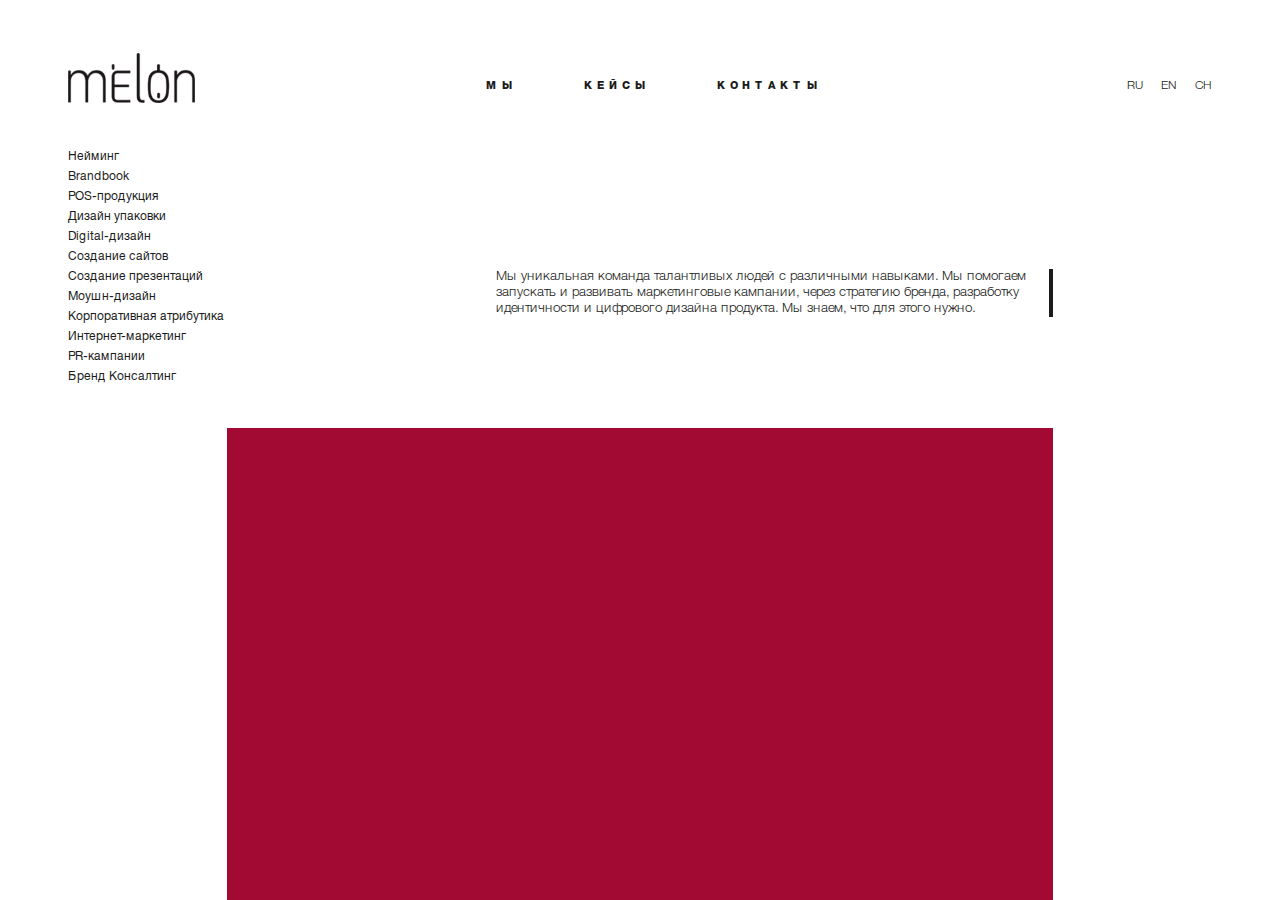
<file: index.html>
<!DOCTYPE html>
<html lang="ru">

<head>
    <meta name="apple-mobile-web-app-capable" content="yes" />
    <meta name="apple-mobile-web-app-status-bar-style" content="default" />
    <meta name="viewport" content="width=device-width" />
    <meta http-equiv="content-type" content="text/html; charset=utf-8" />
    <meta name="description" content="" />
    <meta name="keywords" content="" />
    <meta name="author" content="" />
    <title>Melon</title>
    <link rel="stylesheet" media="all" href="style/body.css?v=1" type="text/css" />
    <link rel="stylesheet" media="all" href="style/mobile.css?v=1" type="text/css" />
    <link rel="stylesheet" media="all" href="style/slider.css?v=1" type="text/css" />
    <link rel="stylesheet" media="all" href="style/popups.css?v=1" type="text/css" />
    <script src="js/jquery-all.js?v=1"></script>
    <script src="js/google-translate.js"></script>
    <script src="http://translate.google.com/translate_a/element.js?cb=TranslateInit"></script>
    <link href="images/favicon.ico?v=1" rel="SHORTCUT ICON" />
</head>

<body>
    <!-- <body class="show-page"> -->
    <div class="start-wrap" style="opacity:0;"><video id="video" width="320" height="320" muted="muted" preload="auto" autoplay muted playsinline></video><button class="play">play</button></div>
    <script>
        $(document).ready(function() {
            var vid = document.getElementById("video"),
                pauseButton = document.getElementById("play");

            function vidFade() {
                vid.classList.add("stopfade");
            }
            vid.addEventListener('ended', function() {
                vid.pause();
                vidFade();
            });
            pauseButton.addEventListener("click", function() {
                vid.classList.toggle("stopfade");
                if (vid.paused) {
                    vid.play();
                    pauseButton.innerHTML = "Pause";
                } else {
                    vid.pause();
                    pauseButton.innerHTML = "Paused";
                }
            });
        });
    </script>
    <div class="page-width">
        <span class="mobile-sbm"><i></i><i></i><i></i></span>
        <div class="mobile-site-nav">
            <ul class="site-nav">
                <li><a class="scroll-link" href="#area-rew">мы</a></li>
                <li><a href="melon_portfolio/index.html">кейсы</a></li>
                <li><a class="scroll-link" href="#footer">контакты</a></li>
            </ul>
        </div>
        <header class="site-header">
            <div class="page-bl">
                <div class="fl-row">
                    <div class="col">
                        <div class="logo-wrap">
                            <a class="logo" href="/"><img src="images/logo.png?v=1" alt=""></a>
                        </div>
                    </div>
                    <div class="col">
                        <ul class="site-nav">
                            <li><a class="scroll-link" href="#area-rew">мы</a></li>
                            <li><a href="melon_portfolio/index.html">кейсы</a></li>
                            <li><a class="scroll-link" href="#footer">контакты</a></li>
                        </ul>
                    </div>
                    <div class="col">
                        <ul class="lang-nav">
                            <li><a data-google-lang="ru" href="#">Ru</a></li>
                            <li><a data-google-lang="en" href="#">En</a></li>
                            <li><a data-google-lang="cs" href="#">Ch</a></li>
                        </ul>
                    </div>
                </div>
            </div>
        </header>
        <div class="site-content">
            <section class="area-main animate-bl">
                <div class="page-bl">
                    <div class="fl-row">
                        <div class="col">
                            <ul class="main-nav tabs-nav">
                                <li><a href="#tab-01">Нейминг</a>
                                    <div class="nav-tab">
                                        <blockquote class="sub">
                                            <p>Основа любой коммуникации – знакомство и представление собеседников. Узнаваемое название и запоминающийся слоган – неотъемлемая часть коммуникации с клиентами и партнерами. Мы разрабатываем успешные нейминг,
                                                слоганы и продающие тексты.</p>
                                        </blockquote>
                                    </div>
                                </li>
                                <li><a href="#tab-02">Brandbook</a>
                                    <div class="nav-tab">
                                        <blockquote class="sub">
                                            <p>Философия бренда, стандарты использования айдентики и принципы визуальной коммуникации. Brandbook необходимая составляющая в коммуникации бренда с коммерческими партнерами и типографией. </p>
                                        </blockquote>
                                    </div>
                                </li>
                                <li><a href="#tab-03">POS-продукция</a>
                                    <div class="nav-tab">
                                        <blockquote class="sub">
                                            <p>Дизайн-решения, которые рождают эмоции. Мы создаем POS-материалы с максимальной долей информативности, работающие на привлечение новых клиентов и лояльность постоянных. </p>
                                        </blockquote>
                                    </div>
                                </li>
                                <li><a href="#tab-04">Дизайн упаковки</a>
                                    <div class="nav-tab">
                                        <blockquote class="sub">
                                            <p>Оригинальная упаковка и правильная визуальная концепция. Подобный подход легко привлечет покупателя. Мы разработаем упаковку, способную создать положительный образ компании и выделить ваш бренд на потребительском
                                                рынке. </p>
                                        </blockquote>
                                    </div>
                                </li>
                                <li><a href="#tab-05">Digital-дизайн</a>
                                    <div class="nav-tab">
                                        <blockquote class="sub">
                                            <p>Дизайн-идея, способная изменить представления о вашей компании. Мы работаем над интерфейсом и анимацией. Наши принципы взаимодействия с пользователем направлены на повышение уровня коммуникаций в сферах B2B,
                                                B2C,G2B и B2G.</p>
                                        </blockquote>
                                    </div>
                                </li>
                                <li><a href="#tab-06">Создание сайтов</a>
                                    <div class="nav-tab">
                                        <blockquote class="sub">
                                            <p>Сайт – ключевая рекламная площадка бренда в медиапространстве. Профессиональный подход способен не только увеличить прибыль компании, но и снизить затраты на рекламу. Мы занимаемся проектирование web-платформ
                                                любой сложности. </p>
                                        </blockquote>
                                    </div>
                                </li>
                                <li><a href="#tab-07">Создание презентаций</a>
                                    <div class="nav-tab">
                                        <blockquote class="sub">
                                            <p>Комплексный подход к визуализации бренда положительно влияет на продажи, позиционирование и коммуникацию компании с клиентами и партнерами. Качественная презентация укрепляет имидж компании и работает на развитие
                                                вашего бренда.</p>
                                        </blockquote>
                                    </div>
                                </li>
                                <li><a href="#tab-08">Моушн-дизайн</a>
                                    <div class="nav-tab">
                                        <blockquote class="sub">
                                            <p>Анимационная графика всегда привлекает новую аудиторию. Внедрение визуальный эффектов на веб-платформы стимулирует рост интереса к продукции компании. </p>
                                        </blockquote>
                                    </div>
                                </li>
                                <li><a href="#tab-09">Корпоративная атрибутика</a>
                                    <div class="nav-tab">
                                        <blockquote class="sub">
                                            <p>Фирменный стиль работает на имидж и репутацию бренда на рынке. Мы делаем качественную айдентику для внутреннего использования и оригинальные корпоративные подарки для ваших бизнес-партнеров. </p>
                                        </blockquote>
                                    </div>
                                </li>
                                <li><a href="#tab-10">Интернет-маркетинг</a>
                                    <div class="nav-tab">
                                        <blockquote class="sub">
                                            <p>SMM, Target и вирусная реклама – современные рычаги воздействия на потенциальных клиентов. Мы разрабатываем работающую стратегию коммуникации и выводим ваш бренд на рынок медиа-рекламы. </p>
                                        </blockquote>
                                    </div>
                                </li>
                                <li><a href="#tab-11">PR-кампании</a>
                                    <div class="nav-tab">
                                        <blockquote class="sub">
                                            <p>С помощью креативных методик и стратегического планирования мы разрабатываем запоминающиеся PR-акции и мероприятия. Вирусная реклама в режиме реального времени.</p>
                                        </blockquote>
                                    </div>
                                </li>
                                <li><a href="#tab-12">Бренд Консалтинг</a>
                                    <div class="nav-tab">
                                        <blockquote class="sub">
                                            <p>Аудит и экспертиза действующего бренда. Мы уделяем особое внимание креативным концепциям, работающим на имя бренда. </p>
                                        </blockquote>
                                    </div>
                                </li>
                            </ul>
                        </div>
                        <div class="tabs-col col">
                            <div class="tab-bl focus" style="display:block;">
                                <blockquote class="sub">
                                    <p>Мы уникальная команда талантливых людей с различными навыками. Мы помогаем запускать и развивать маркетинговые кампании, через стратегию бренда, разработку идентичности и цифрового дизайна продукта. Мы знаем, что для
                                        этого нужно.</p>
                                </blockquote>
                            </div>
                            <div class="tab-bl" id="tab-01" style="display:none;">
                                <blockquote class="sub">
                                    <p>Основа любой коммуникации – знакомство и представление собеседников. Узнаваемое название и запоминающийся слоган – неотъемлемая часть коммуникации с клиентами и партнерами. Мы разрабатываем успешные нейминг, слоганы
                                        и продающие тексты.</p>
                                </blockquote>
                            </div>
                            <div class="tab-bl" id="tab-02" style="display:none;">
                                <blockquote class="sub">
                                    <p>Философия бренда, стандарты использования айдентики и принципы визуальной коммуникации. Brandbook необходимая составляющая в коммуникации бренда с коммерческими партнерами и типографией. </p>
                                </blockquote>
                            </div>
                            <div class="tab-bl" id="tab-03" style="display:none;">
                                <blockquote class="sub">
                                    <p>Дизайн-решения, которые рождают эмоции. Мы создаем POS-материалы с максимальной долей информативности, работающие на привлечение новых клиентов и лояльность постоянных. </p>
                                </blockquote>
                            </div>
                            <div class="tab-bl" id="tab-04" style="display:none;">
                                <blockquote class="sub">
                                    <p>Оригинальная упаковка и правильная визуальная концепция. Подобный подход легко привлечет покупателя. Мы разработаем упаковку, способную создать положительный образ компании и выделить ваш бренд на потребительском рынке.
                                    </p>
                                </blockquote>
                            </div>
                            <div class="tab-bl" id="tab-05" style="display:none;">
                                <blockquote class="sub">
                                    <p>Дизайн-идея, способная изменить представления о вашей компании. Мы работаем над интерфейсом и анимацией. Наши принципы взаимодействия с пользователем направлены на повышение уровня коммуникаций в сферах B2B, B2C,G2B
                                        и B2G.</p>
                                </blockquote>
                            </div>
                            <div class="tab-bl" id="tab-06" style="display:none;">
                                <blockquote class="sub">
                                    <p>Сайт – ключевая рекламная площадка бренда в медиапространстве. Профессиональный подход способен не только увеличить прибыль компании, но и снизить затраты на рекламу. Мы занимаемся проектирование web-платформ любой
                                        сложности. </p>
                                </blockquote>
                            </div>
                            <div class="tab-bl" id="tab-07" style="display:none;">
                                <blockquote class="sub">
                                    <p>Комплексный подход к визуализации бренда положительно влияет на продажи, позиционирование и коммуникацию компании с клиентами и партнерами. Качественная презентация укрепляет имидж компании и работает на развитие вашего
                                        бренда.
                                    </p>
                                </blockquote>
                            </div>
                            <div class="tab-bl" id="tab-08" style="display:none;">
                                <blockquote class="sub">
                                    <p>Анимационная графика всегда привлекает новую аудиторию. Внедрение визуальный эффектов на веб-платформы стимулирует рост интереса к продукции компании. </p>
                                </blockquote>
                            </div>
                            <div class="tab-bl" id="tab-09" style="display:none;">
                                <blockquote class="sub">
                                    <p>Фирменный стиль работает на имидж и репутацию бренда на рынке. Мы делаем качественную айдентику для внутреннего использования и оригинальные корпоративные подарки для ваших бизнес-партнеров. </p>
                                </blockquote>
                            </div>
                            <div class="tab-bl" id="tab-10" style="display:none;">
                                <blockquote class="sub">
                                    <p>SMM, Target и вирусная реклама – современные рычаги воздействия на потенциальных клиентов. Мы разрабатываем работающую стратегию коммуникации и выводим ваш бренд на рынок медиа-рекламы. </p>
                                </blockquote>
                            </div>
                            <div class="tab-bl" id="tab-11" style="display:none;">
                                <blockquote class="sub">
                                    <p>С помощью креативных методик и стратегического планирования мы разрабатываем запоминающиеся PR-акции и мероприятия. Вирусная реклама в режиме реального времени.</p>
                                </blockquote>
                            </div>
                            <div class="tab-bl" id="tab-12" style="display:none;">
                                <blockquote class="sub">
                                    <p>Аудит и экспертиза действующего бренда. Мы уделяем особое внимание креативным концепциям, работающим на имя бренда. </p>
                                </blockquote>
                            </div>
                        </div>
                        <div class="col"></div>
                    </div>
                </div>
            </section>
            <section class="area-box animate-bl">
                <div class="page-bl">
                    <div class="box-main">
                        <div class="txt">
                            <div class="h-main">Мы делаем вкус</div>
                        </div>
                    </div>
                </div>
            </section>
            <a class="area-bl bg portf-sbm animate-bl" href="melon_portfolio/index.html">
                <div class="page-bl">
                    <h3 class="h-3">портфолио</h3>
                </div>
            </a>
            <section class="area-brands animate-bl">
                <div class="page-bl">
                    <h2 class="h-2">Среди наших кейсов есть работы для:</h2>
                </div>

                <div class="swiper swiper-brands">
                    <div class="swiper-wrapper">
                        <div class="swiper-slide"><img src="images/brands/Azimut_hotels_Logo_Corp_V.png?v=1" alt=""></div>
                        <div class="swiper-slide"><img src="images/brands/Bella-01.png?v=1" alt=""></div>
                        <div class="swiper-slide"><img src="images/brands/logo-bazar.png?v=1" alt=""></div>

                        <div class="swiper-slide"><img src="images/brands/logo-nornikel.png?v=1" alt=""></div>
                        <div class="swiper-slide"><img src="images/brands/logo_ciam_color.png?v=1" alt=""></div>
                        <div class="swiper-slide"><img src="images/brands/logotip-rosatom.png?v=1" alt=""></div>

                        <div class="swiper-slide"><img src="images/brands/group-1.png?v=1" alt=""></div>
                        <div class="swiper-slide"><img src="images/brands/layer-1.png?v=1" alt=""></div>
                        <div class="swiper-slide"><img src="images/brands/cpo.png?v=1" alt=""></div>
                    </div>
                    <div class="sw-btns-bl"></div>
                </div>
                <script>
                    var swiper = new Swiper('.swiper-brands', {
                        slidesPerView: 'auto',
                        spaceBetween: 20,
                        centeredSlides: true,
                        loop: true,
                        speed: 800,
                        autoplay: {
                            delay: 1500,
                            disableOnInteraction: false,
                        },
                        breakpoints: {
                            720: {
                                spaceBetween: 20,
                            },
                            960: {
                                spaceBetween: 40,
                            },
                            1140: {
                                spaceBetween: 60,
                            },
                        },
                        on: {
                            init() {
                                this.el.addEventListener('mouseenter', () => {
                                    this.autoplay.stop();
                                });

                                this.el.addEventListener('mouseleave', () => {
                                    this.autoplay.start();
                                });
                            }
                        },
                    });
                </script>
            </section>
            <section class="area-order bg animate-bl">
                <div class="page-bl">
                    <div class="order-wrap">
                        <div class="ord-sbm-bl">
                            <div class="ord-sbm">заказать проект</div>
                        </div>
                        <div class="ord-form" style="display:none;">
                            <form method="POST" action="">
                                <div class="fl-row">
                                    <div class="col">
                                        <div class="inp-bl"><input type="text" value="" placeholder="ФИО"></div>
                                    </div>
                                    <div class="col">
                                        <div class="inp-bl"><input type="tel" value="" placeholder="Номер телефона"></div>
                                    </div>
                                    <div class="col">
                                        <div class="inp-bl"><input type="email" value="" placeholder="Почта"></div>
                                    </div>
                                </div>
                                <div class="fl-row">
                                    <div class="col">
                                        <div class="inp-bl"><textarea placeholder="Комментарии"></textarea></div>
                                    </div>
                                </div>
                                <div class="result">
                                    <div class="col">
                                        <label class="file-load">
											<div class="file-name"><p>Прикрепить файл</p></div>
											<div class="file-icon"></div>
											<input type="file" value="">
										</label>
                                    </div>
                                    <div class="col">
                                        <button class="btn">Заказать</button>
                                    </div>
                                </div>
                            </form>
                        </div>
                        <div class="ord-result" style="display:none;">
                            <p>Спасибо, что выбрали нас, в ближайшее время мы с вами свяжемся.</p>
                        </div>
                    </div>
                </div>
            </section>
            <section class="area-bl area-quote animate-bl" id="area-rew">
                <div class="page-bl">
                    <div class="quote-bl">
                        <h2 class="h-2">Из интервью гуру PR<br />и маркетинговых технологий:</h2>
                        <blockquote>
                            <p>Я не так часто бываю в России, но эта молодая и дерзкая команда почему-то отложилась в моем сердце.<br />И дело не в проектах, которые они мне продемонстрировали на одной из выставок, а в их подходе.<br />Да, в России сложный
                                клиент с точки зрения маркетинговой составляющий и здесь надо быть «hell hound», но к моему великому удивлению эти ребята меня по-настоящему поразили – искренность, благородство, неповторимость и все это в сочетании с бешенным
                                творческим креативом способным решать проблемы бизнеса разного уровня. В Италии про них бы сказали: «квадратные головы». Я уверена о них в скором времени узнает весь мир, ведь такими качествами и должны обладать лидеры
                                современного маркетинга.</p>
                        </blockquote>
                        <div class="author">
                            <p>С уважением,<br />Barbara Peski</p>
                        </div>
                    </div>
                </div>
            </section>
        </div>
        <footer class="site-footer animate-bl" id="footer">
            <div class="page-bl">
                <div class="foot-main fl-row">
                    <div class="col col-logo">
                        <div class="logo-wrap">
                            <a class="logo" href="/"><img src="images/logo.png?v=1" alt=""></a>
                        </div>
                    </div>
                    <div class="col">
                        <div class="foot-nav fl-row">
                            <div class="col">
                                <div class="anim-bl">
                                    <p>melon.su принадлежит</p>
                                    <p>корпорации “МЫ-concern”</p>
                                </div>
                            </div>
                            <div class="col">
                                <div class="anim-bl">
                                    <ul>
                                        <p><a href="mailto:">we@melon.su</a></p>
                                        <p><a href="tel:">+7 495 956 94 42</a></p>
                                    </ul>
                                </div>
                            </div>
                            <div class="col">
                                <div class="anim-bl">
                                    <p>г. Москва, пр. Вернадского 41, стр.1</p>
                                    <p>г.Дмитров, ул. Загорская 24</p>
                                </div>
                            </div>
                        </div>
                    </div>
                </div>
            </div>
            <div class="foot-info">
                <div class="page-bl">
                    <div class="fl-row">
                        <div class="col">бренд-проекты.</div>
                        <div class="col">дикие идеи.</div>
                        <div class="col">вкусный дизайн.</div>
                    </div>
                </div>
            </div>
        </footer>
        <!-- POPUPS -->
        <div class="popups-wrap"></div>
        <span class="up-link"></span>
    </div>
    <script src="js/scripts.js?v=1"></script>
    <link rel="stylesheet" media="all" href="style/fonts.css?v=1" type="text/css" />
</body>

</html>
</file>
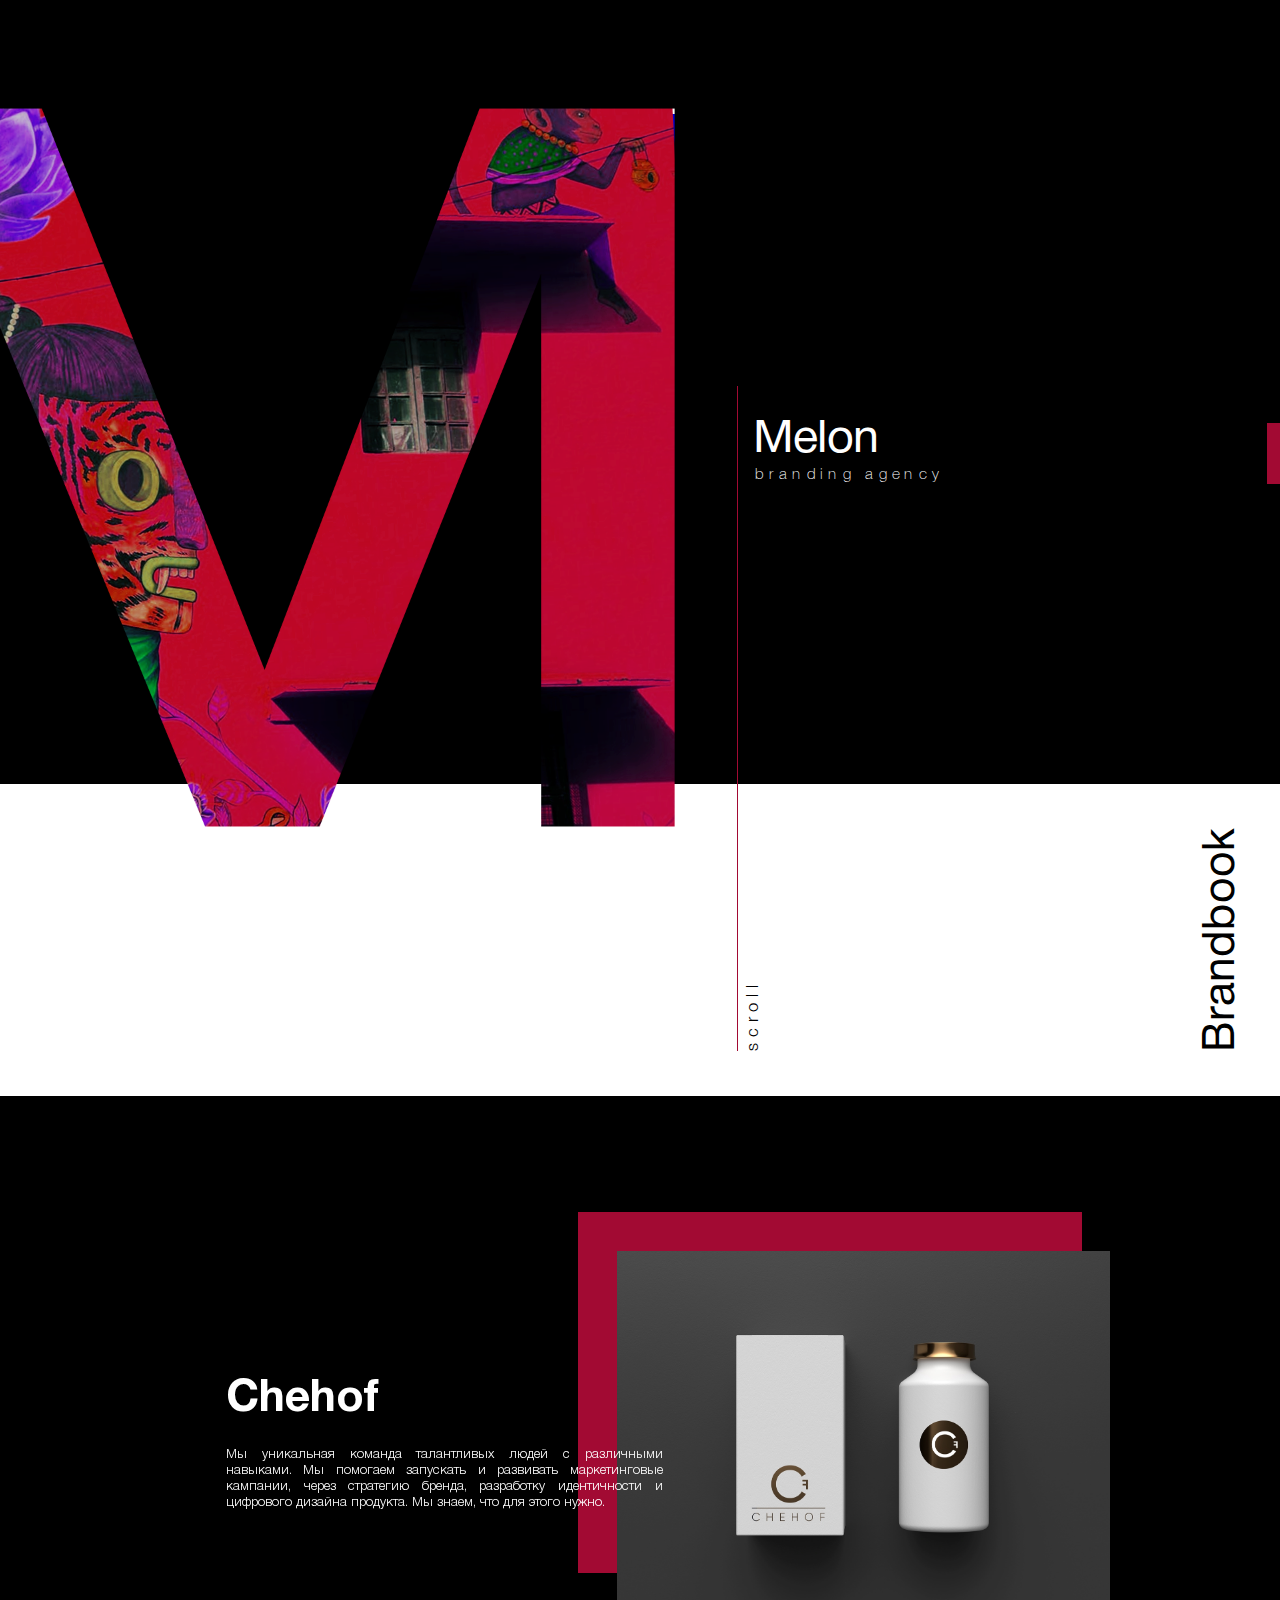
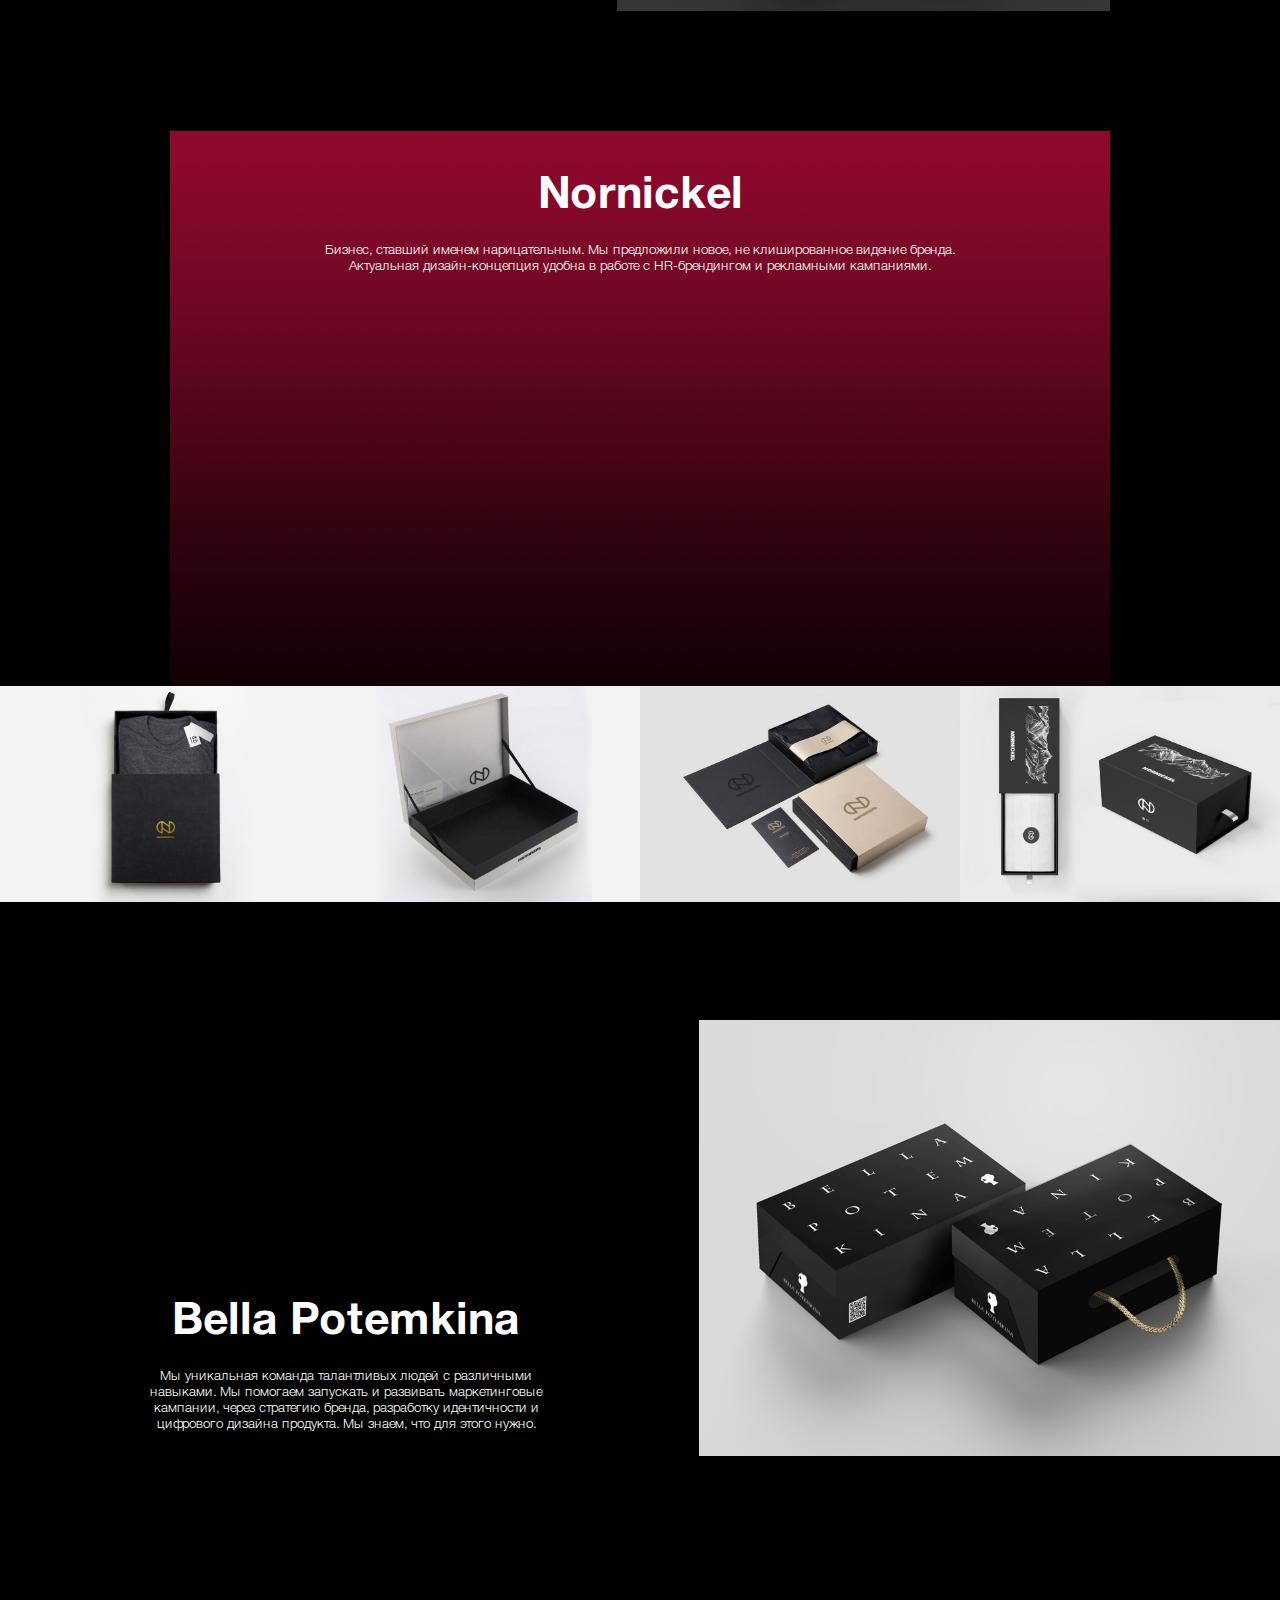
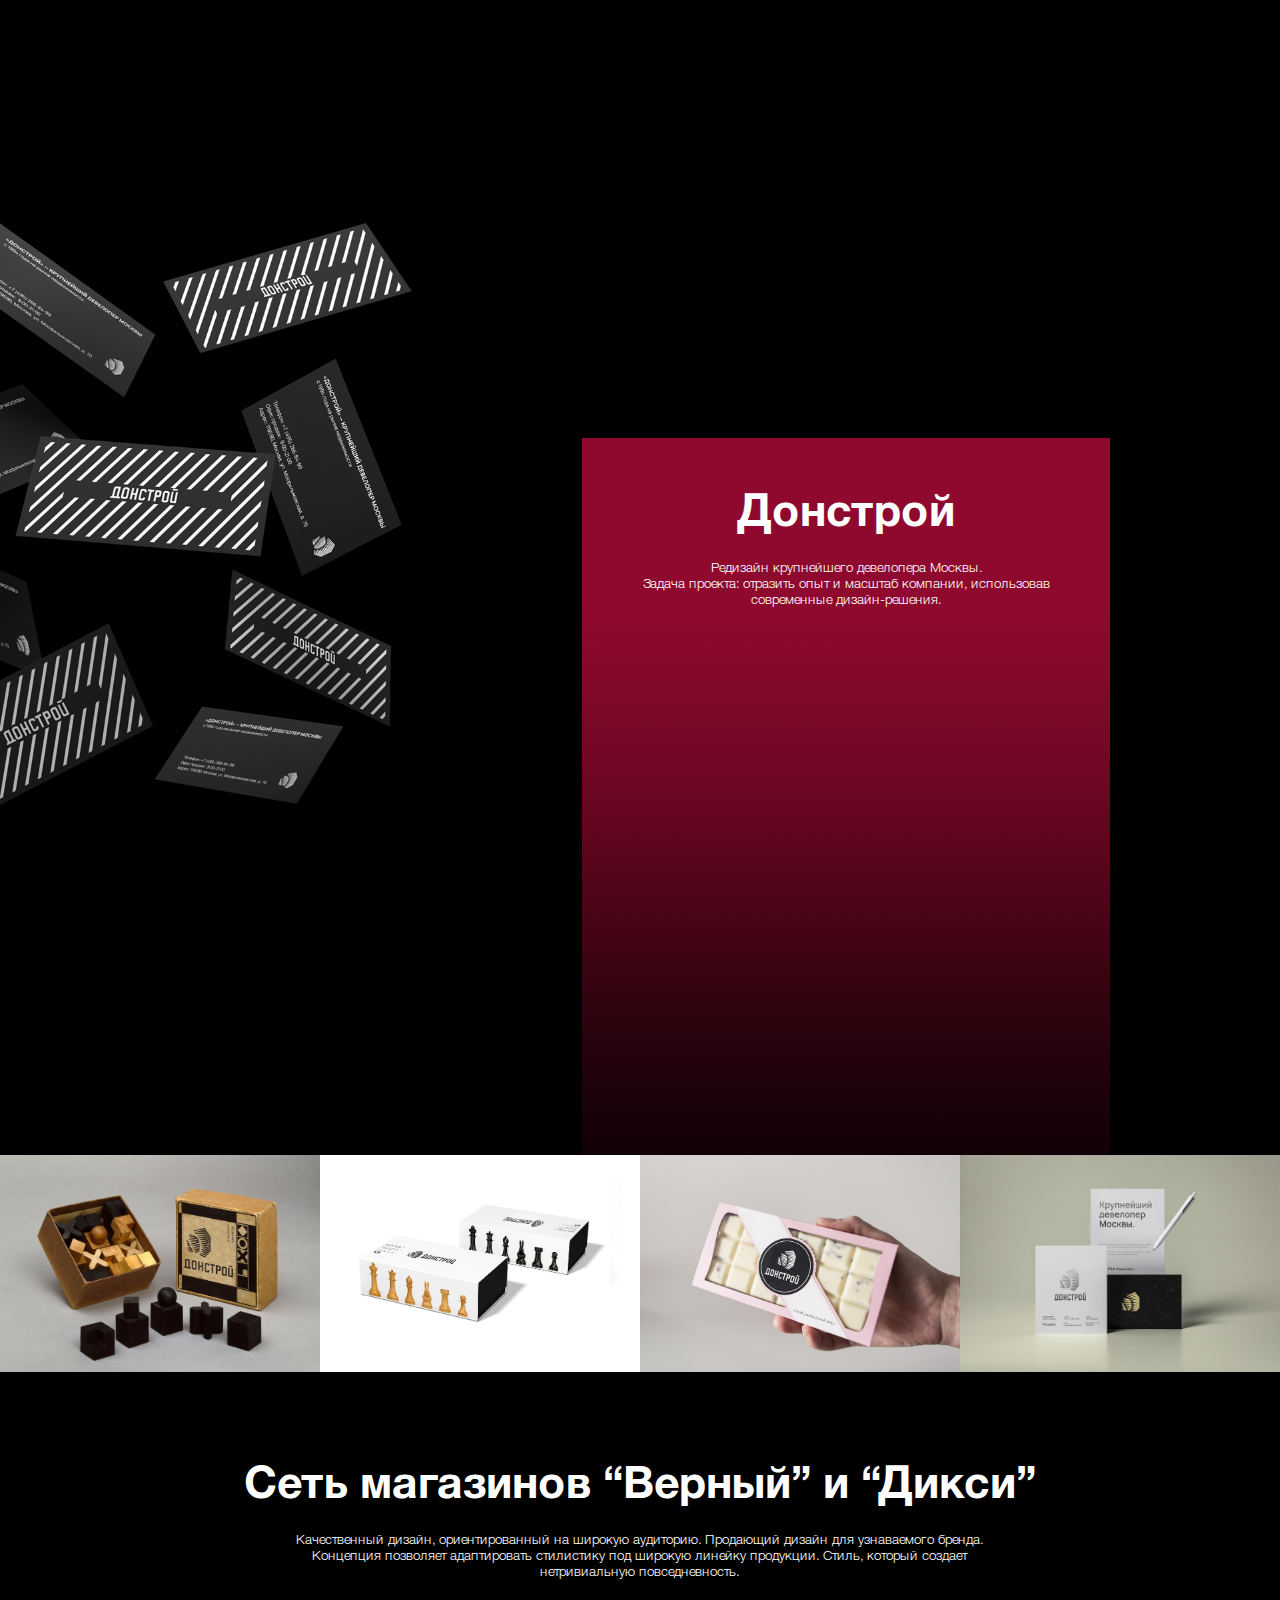
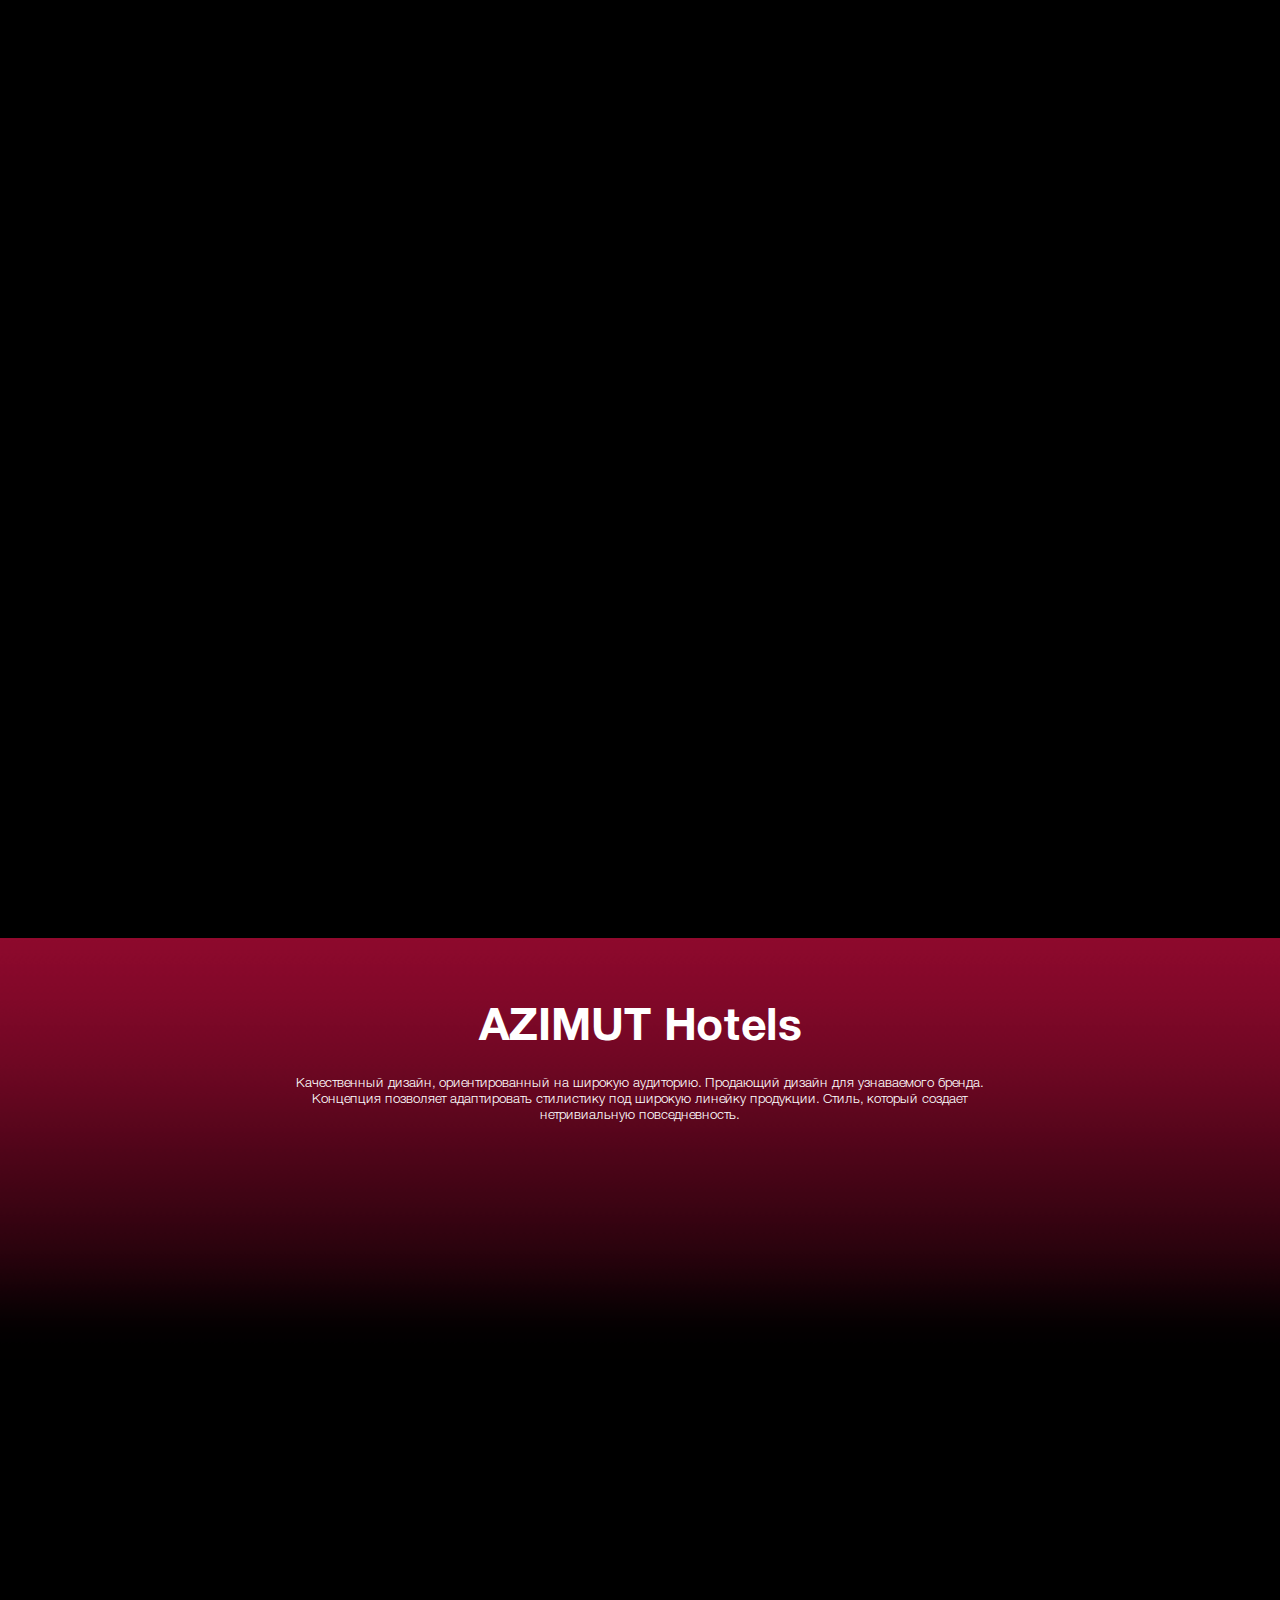
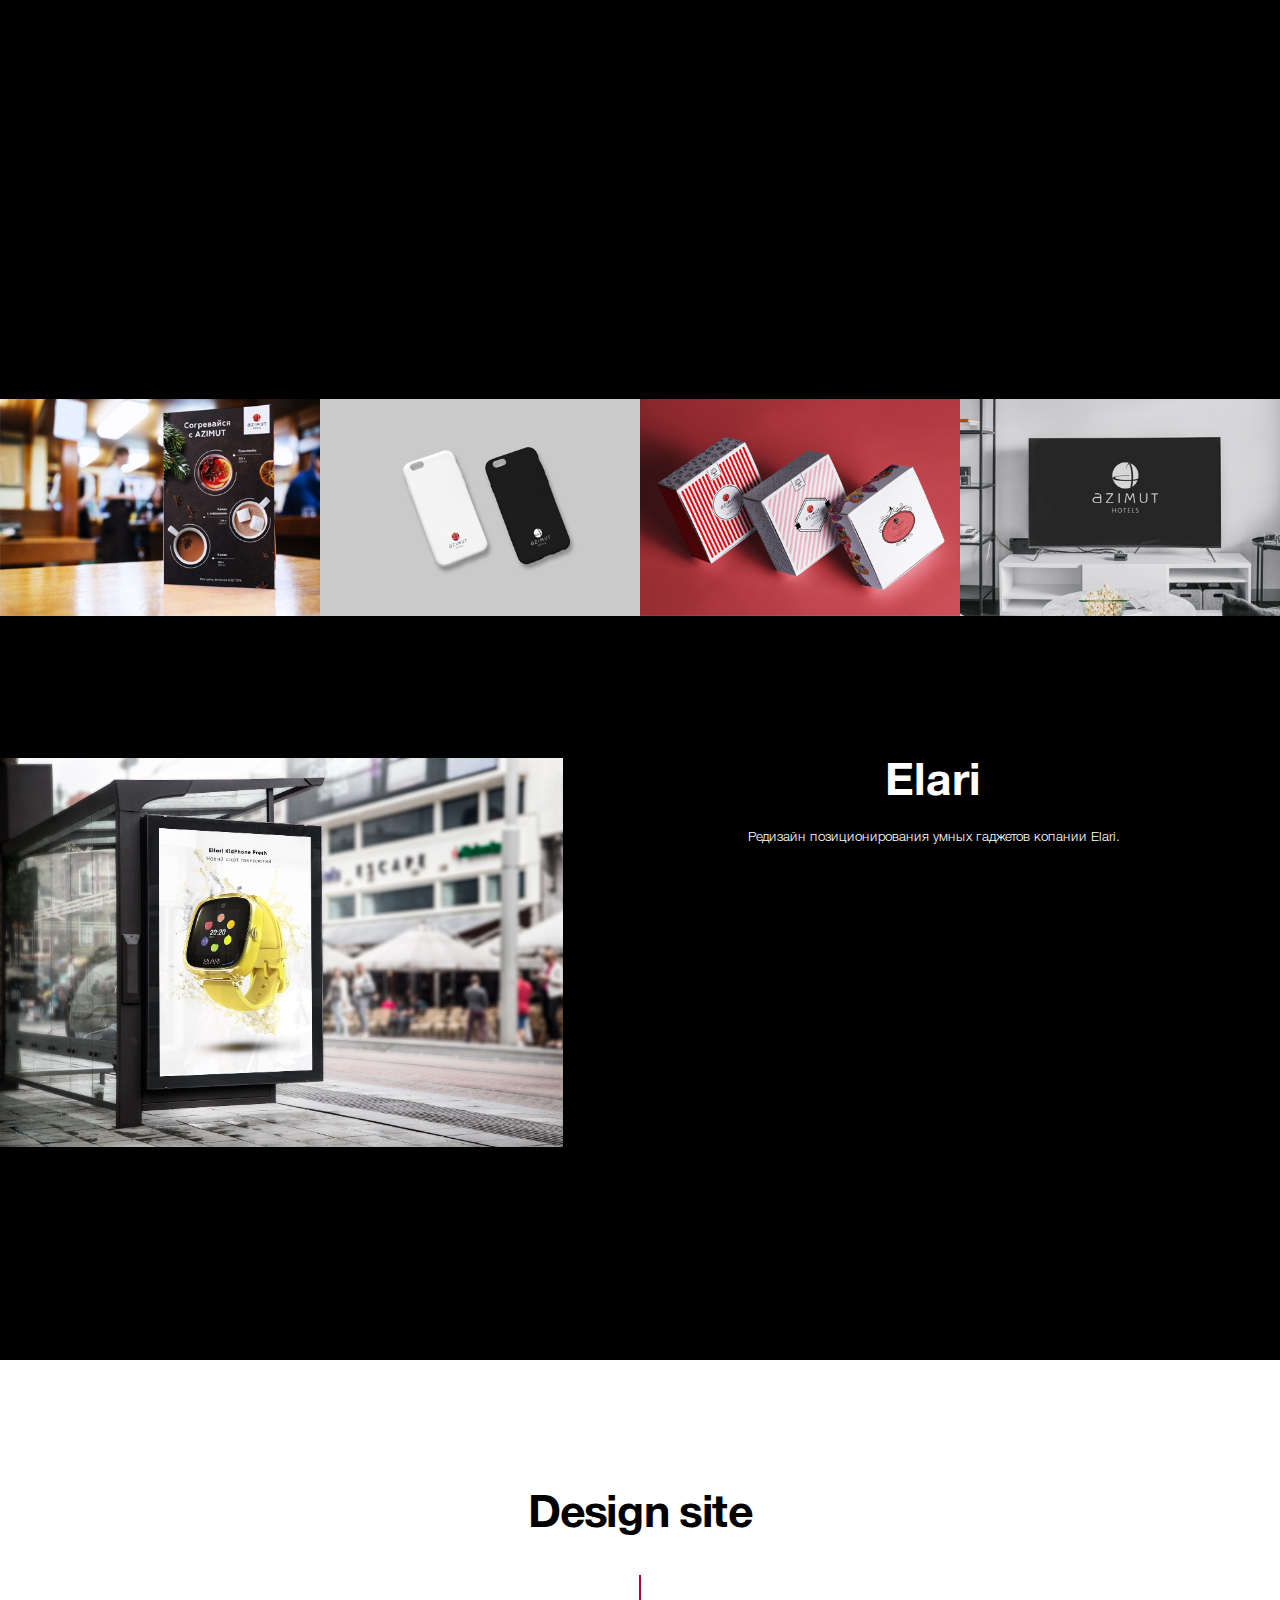
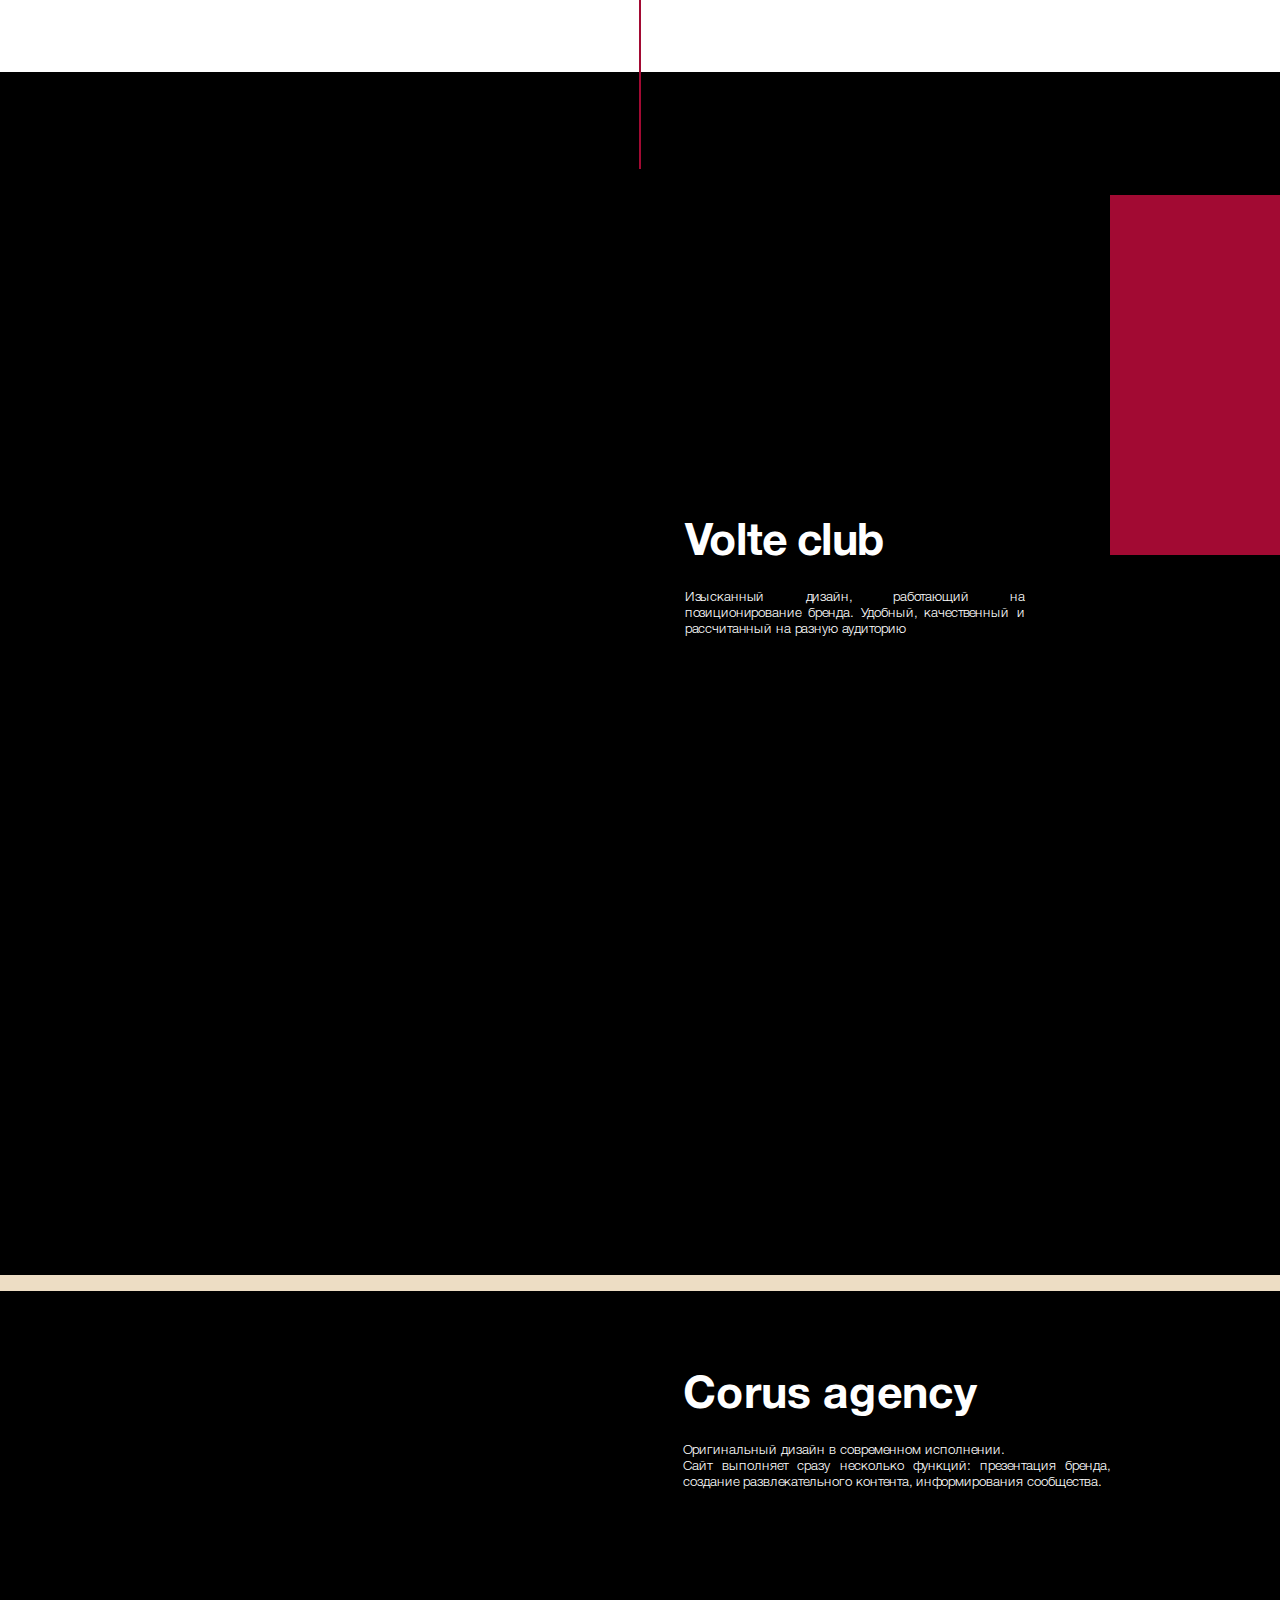
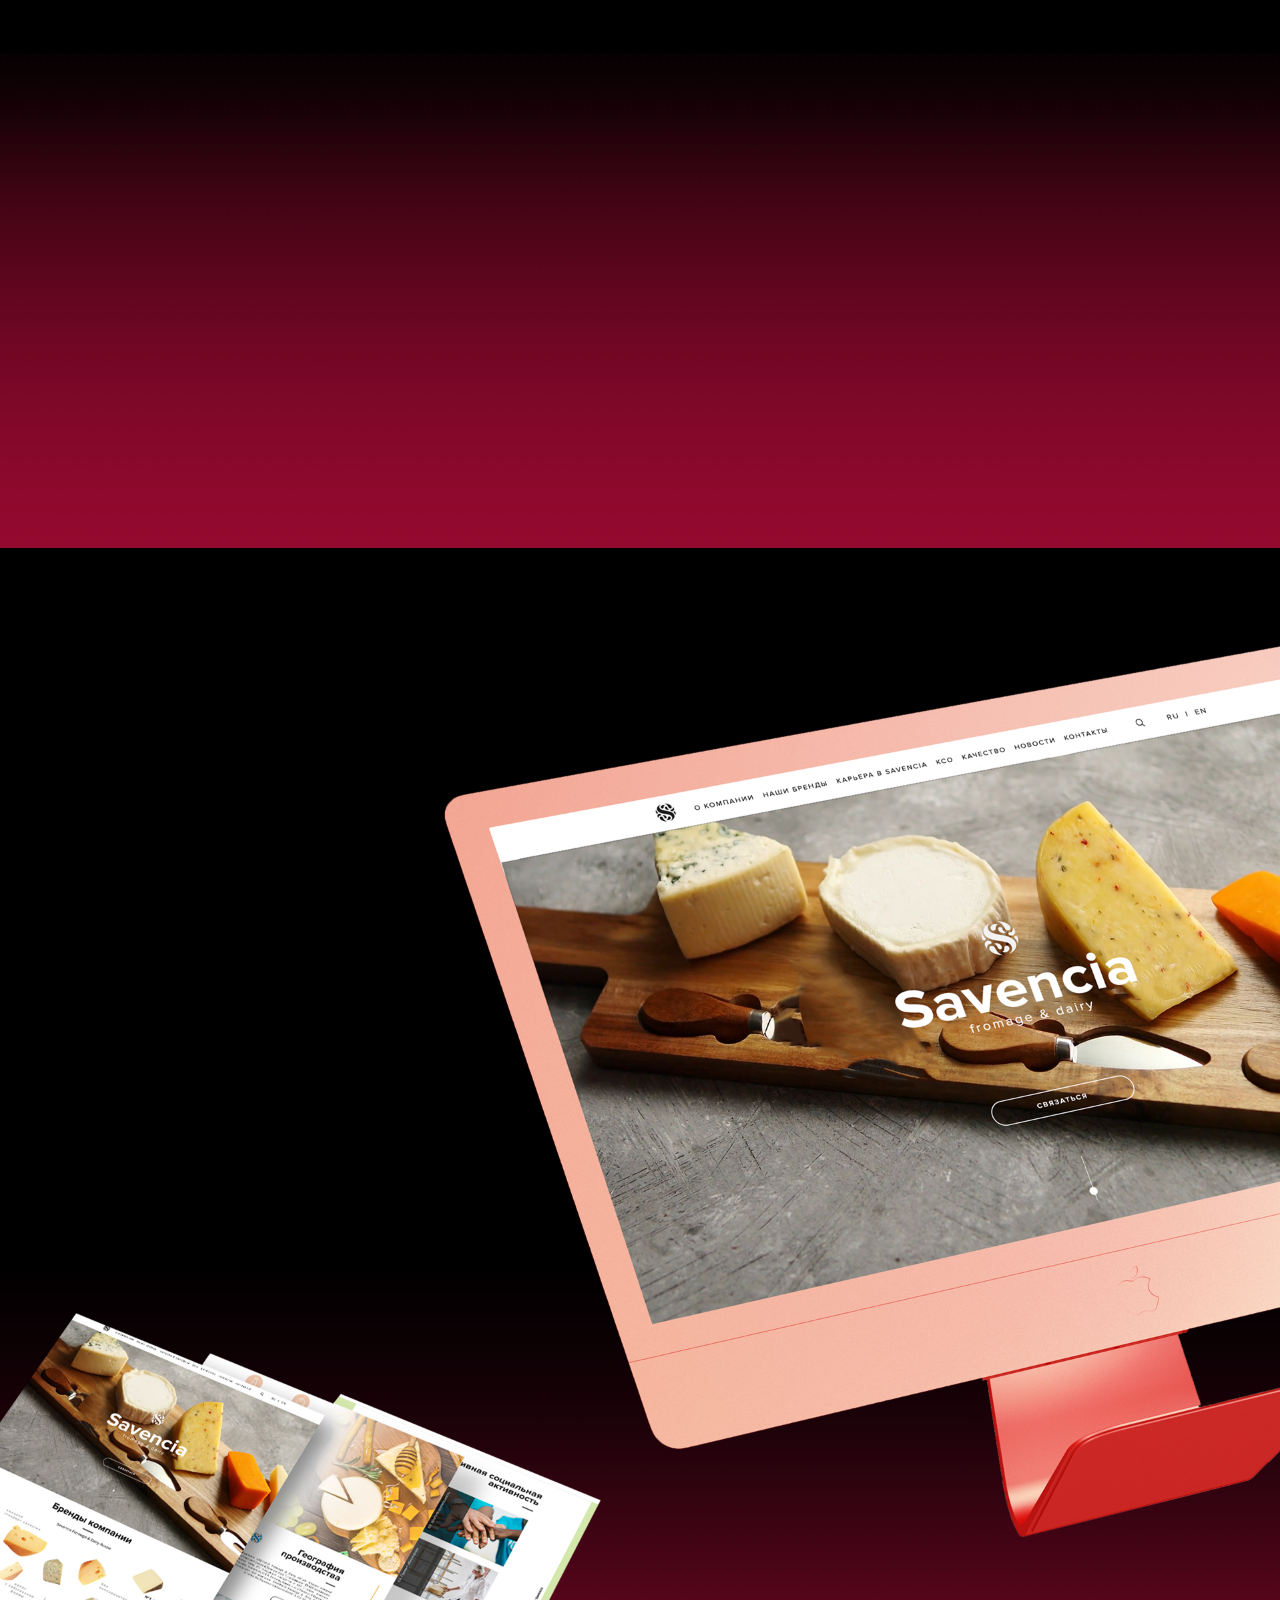
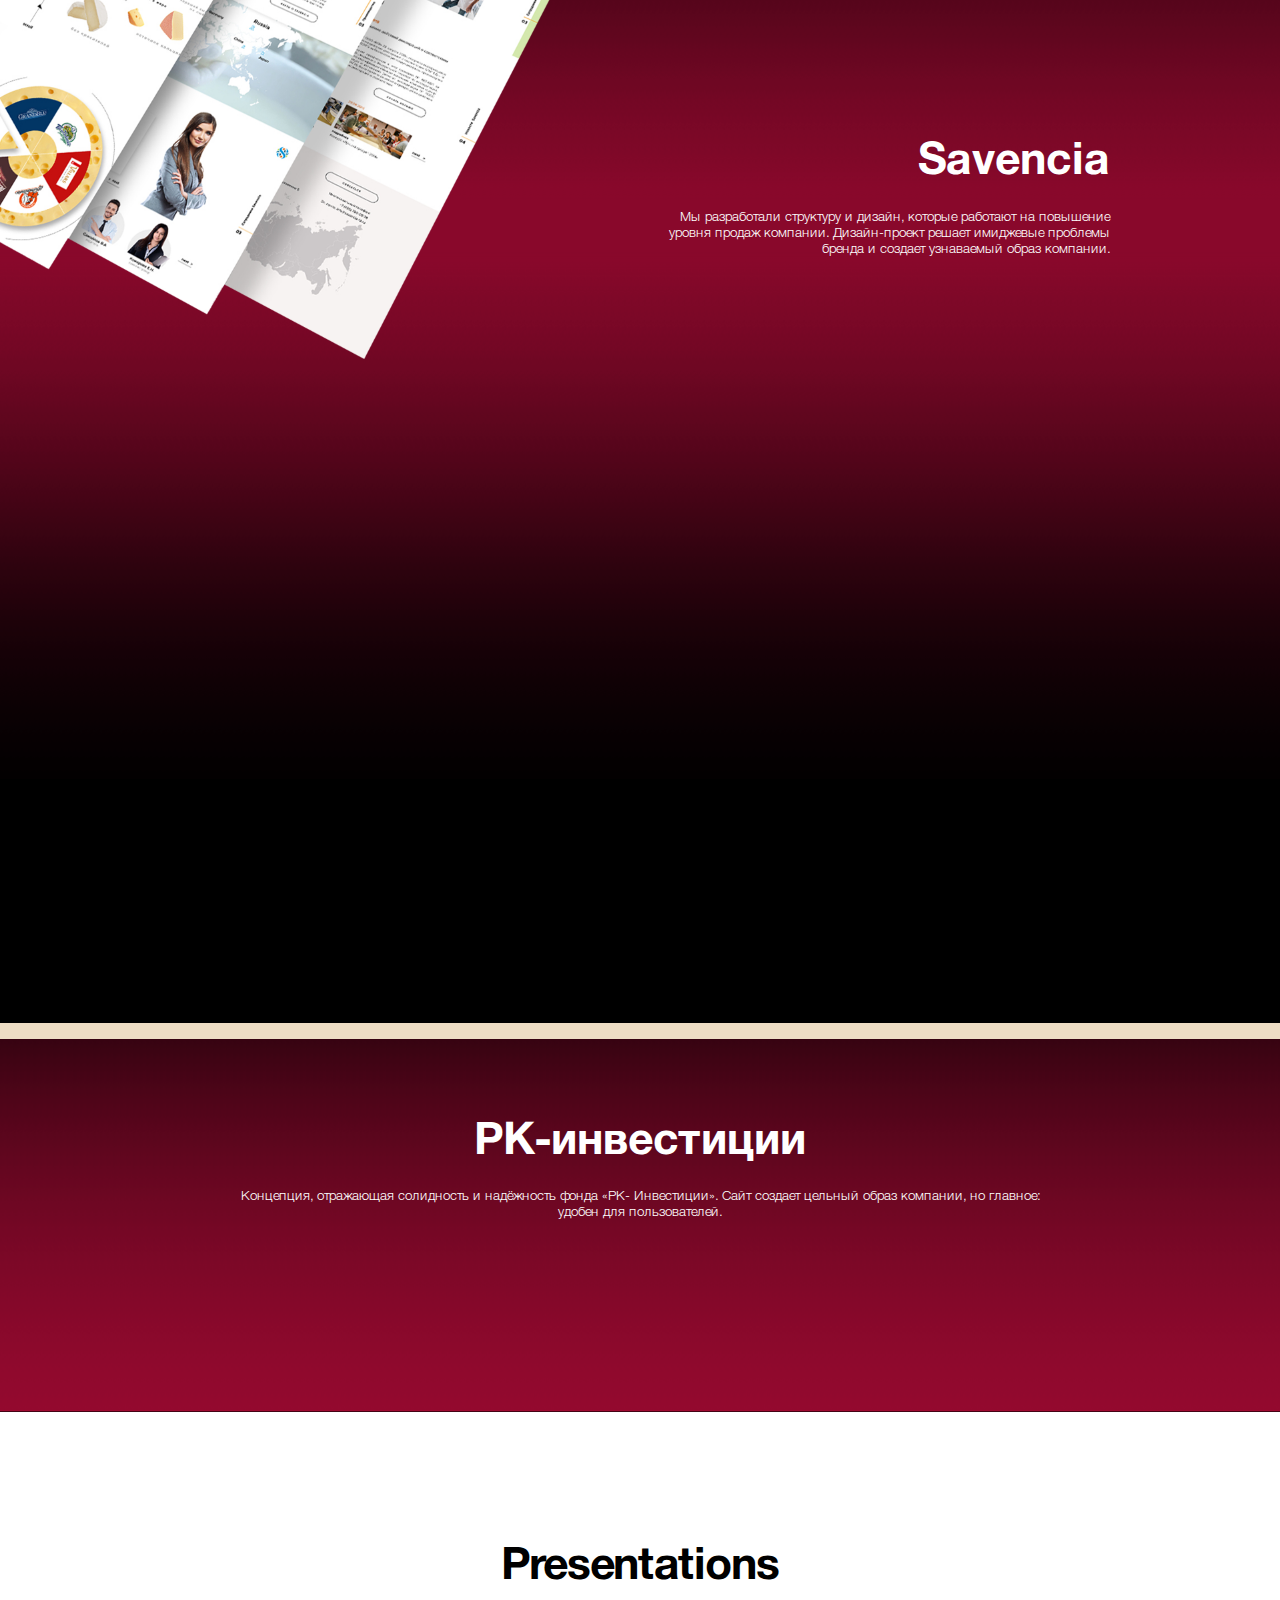
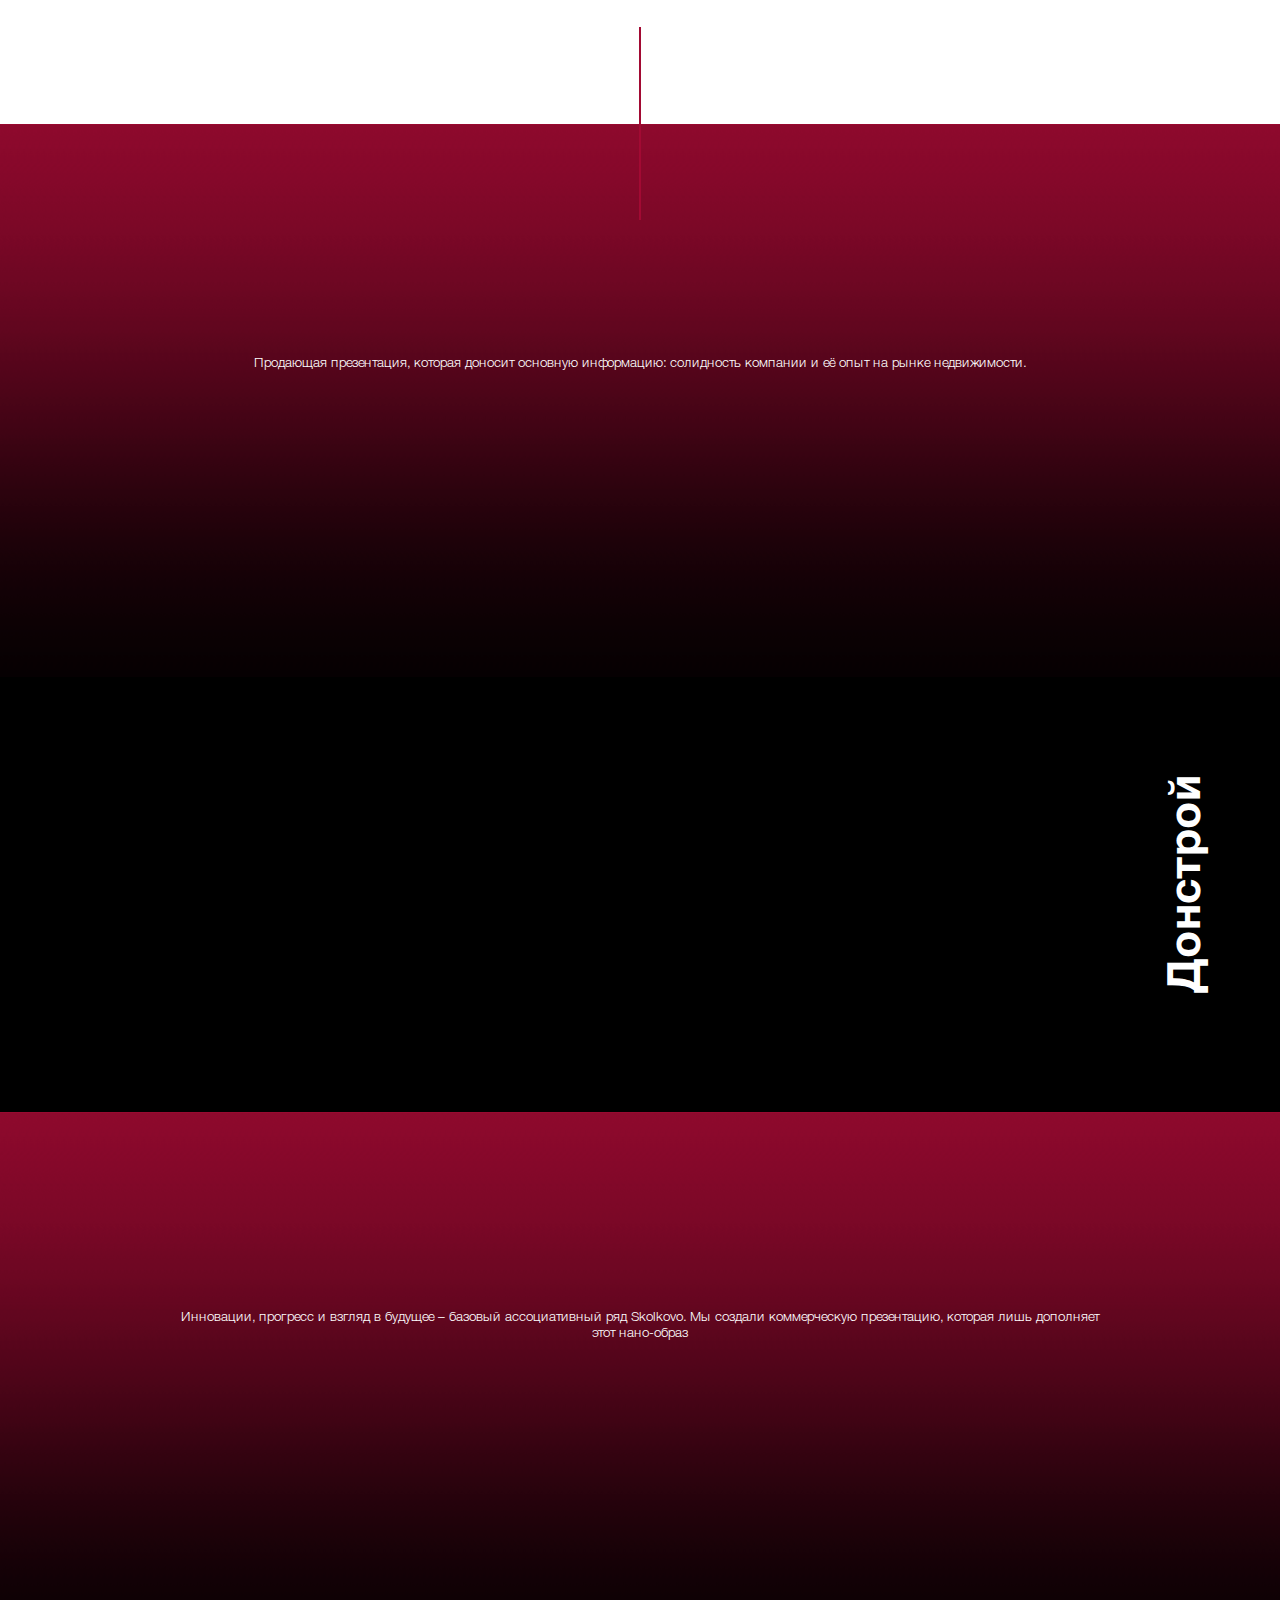
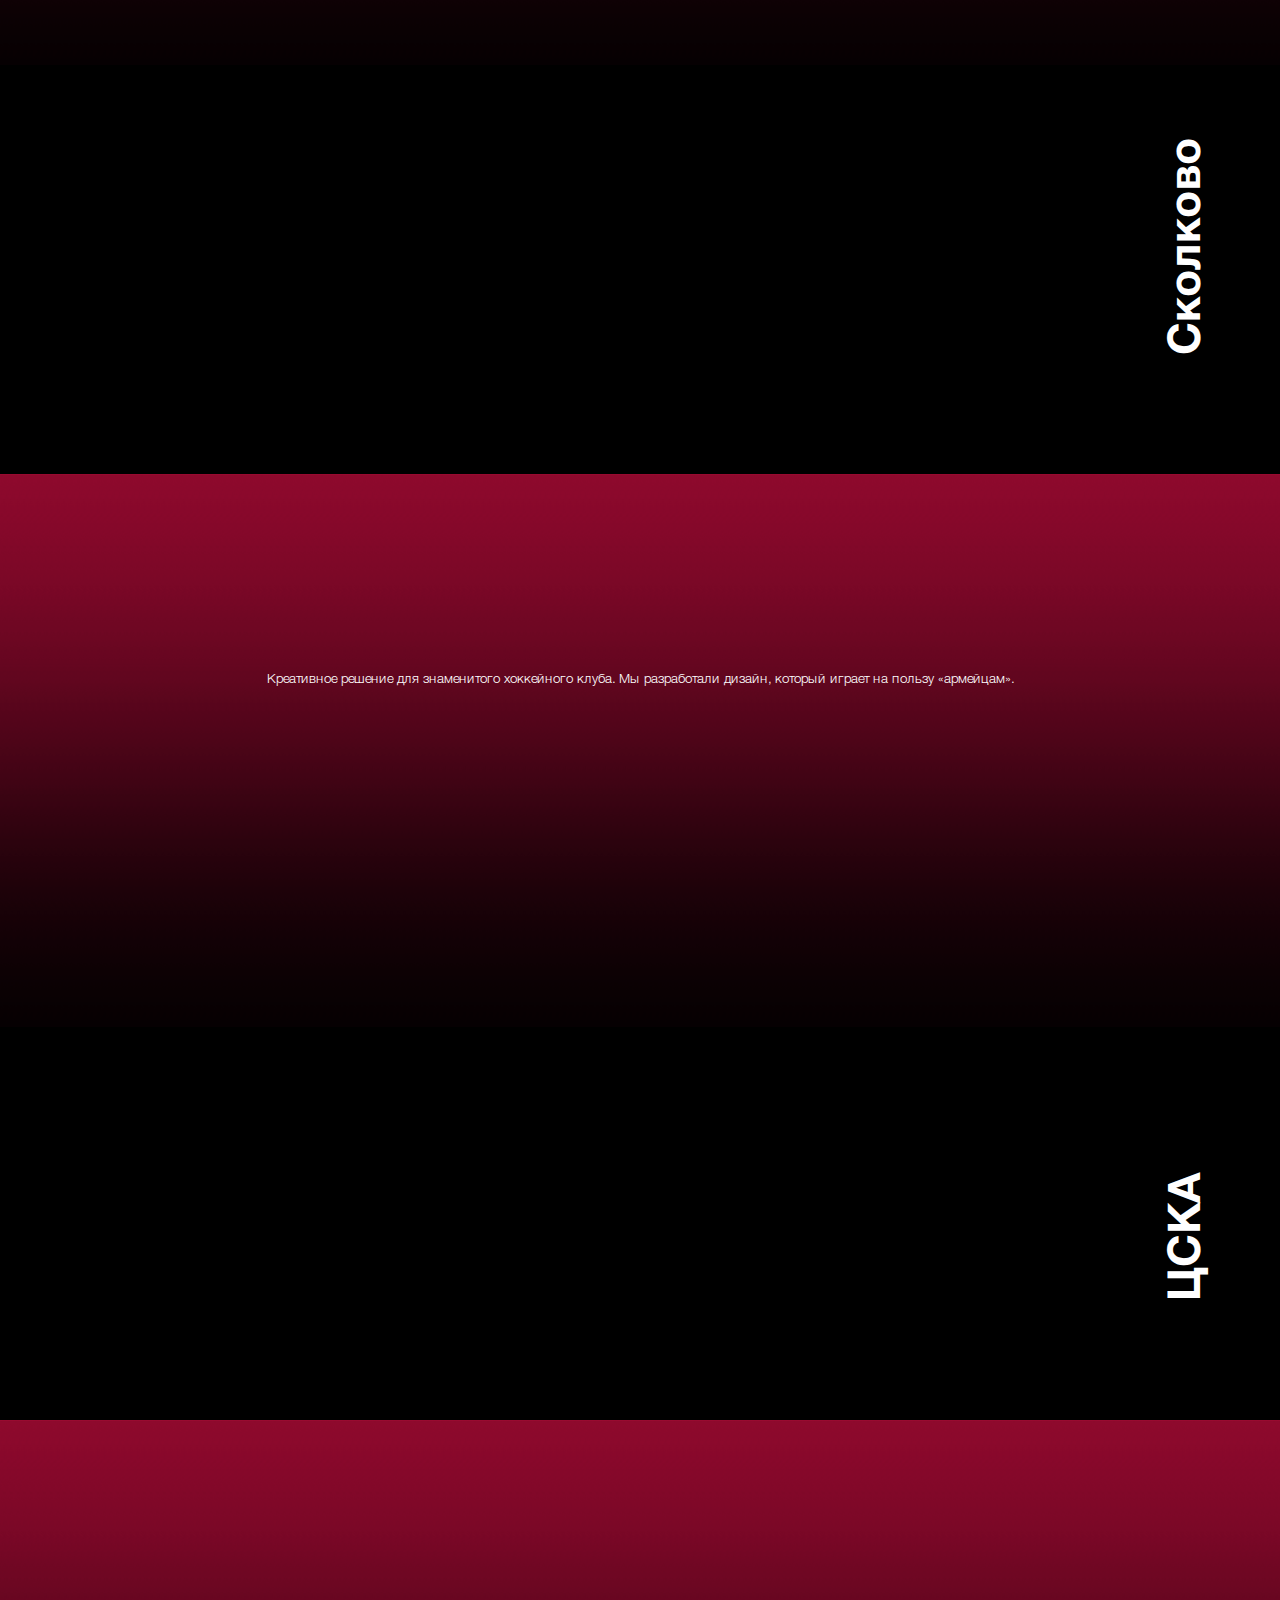
<file: melon_portfolio/index.html>
<!DOCTYPE html>
<html lang="ru">

<head>
    <meta name="apple-mobile-web-app-capable" content="yes" />
    <meta name="apple-mobile-web-app-status-bar-style" content="default" />
    <meta name="viewport" content="width=device-width" />
    <meta http-equiv="content-type" content="text/html; charset=utf-8" />
    <meta name="description" content="" />
    <meta name="keywords" content="" />
    <meta name="author" content="" />
    <title>Portfolio of Melon</title>
    <link rel="stylesheet" media="all" href="style/body.css?v=1" type="text/css" />
    <link rel="stylesheet" media="all" href="style/desktop.css?v=1" type="text/css" />
    <link rel="stylesheet" media="all" href="style/mobile.css?v=1" type="text/css" />
    <link rel="stylesheet" media="all" href="style/slider.css?v=1" type="text/css" />
    <link rel="stylesheet" media="all" href="style/popups.css?v=1" type="text/css" />
    <script src="js/jquery-all.js?v=1"></script>
    <script src="js/jquery.lazy.min.js?v=1"></script>
    <script>
        $(function() {
            $('.lazy').lazy();
        });
    </script>
    <link href="images/favicon.ico?v=1" rel="SHORTCUT ICON" />
</head>

<body>
    <div class="page-width">
        <header class="site-header">
            <div class="head-m">
                <div class="page-bl">
                    <div class="fl-row">
                        <div class="col">
                            <div class="logo-wrap"><a class="logo" href="/"><strong>Melon</strong><span>branding аgency</span></a></div>
                        </div>
                    </div>
                </div>
            </div>
            <div class="head-s">
                <div class="title"><strong>Brandbook</strong></div>
            </div>
            <div class="scroll-line">
                <div class="txt"><span>scroll</span></div>
            </div>
        </header>
        <div class="site-content">
            <section class="area-chehof">
                <div class="page-bl">
                    <div class="area-img">
                        <p><img class="lazy" data-src="images/area-chehof-img.png?v=1" alt=""></p>
                    </div>
                    <div class="fl-row">
                        <div class="col">
                            <div class="txt">
                                <h2 class="h-1">Chehof</h2>
                                <p>Мы уникальная команда талантливых людей с различными навыками. Мы помогаем запускать и развивать маркетинговые кампании, через стратегию бренда, разработку идентичности и цифрового дизайна продукта. Мы знаем, что для этого
                                    нужно.
                                </p>
                            </div>
                        </div>
                        <div class="col">
                            <div class="area-gall" id="swiper-04">
                                <div class="swiper">
                                    <div class="swiper-wrapper">
                                        <div class="swiper-slide"><img src="images/chehof-img1.jpg?v=1" alt=""></div>
                                        <div class="swiper-slide"><img src="images/chehof-img2.jpg?v=1" alt=""></div>
                                        <div class="swiper-slide"><img src="images/chehof-img3.jpg?v=1" alt=""></div>
                                        <div class="swiper-slide"><img src="images/chehof-img4.jpg?v=1" alt=""></div>
                                        <div class="swiper-slide"><img src="images/chehof-img5.jpg?v=1" alt=""></div>
                                        <div class="swiper-slide"><img src="images/chehof-img6.jpg?v=1" alt=""></div>
                                    </div>
                                </div>
                            </div>
                            <script>
                                var swiper04 = new Swiper('#swiper-04 .swiper', {
                                    slidesPerView: 1,
                                    spaceBetween: 0,
                                    centeredSlides: false,
                                    loop: true,
                                    speed: 1500,
                                    autoplay: {
                                        delay: 2000,
                                    },
                                });
                            </script>
                        </div>
                    </div>
                </div>
            </section>
            <section class="area-nornickel">
                <div class="page-bl">
                    <div class="about-box">
                        <h2 class="h-1">Nornickel</h2>
                        <p>Бизнес, ставший именем нарицательным. Мы предложили новое, не клишированное видение бренда.<br />Актуальная дизайн-концепция удобна в работе с HR-брендингом и рекламными кампаниями.</p>
                        <div class="box-imgs">
                            <div class="col"><img class="lazy" data-src="images/nornickel-img1.jpg?v=1" alt=""></div>
                            <div class="col"><img class="lazy" data-src="images/nornickel-img2.jpg?v=1" alt=""></div>
                        </div>
                    </div>
                </div>
                <div class="swiper-box" id="swiper-01">
                    <div class="swiper swiper-gallery">
                        <div class="swiper-wrapper">
                            <div class="swiper-slide"><img src="images/nornickel-gall5.jpg?v=1" alt=""></div>
                            <div class="swiper-slide"><img src="images/nornickel-gall6.jpg?v=1" alt=""></div>
                            <div class="swiper-slide"><img src="images/nornickel-gall7.jpg?v=1" alt=""></div>
                            <div class="swiper-slide"><img src="images/nornickel-gall8.jpg?v=1" alt=""></div>
                            <div class="swiper-slide"><img src="images/nornickel-gall9.jpg?v=1" alt=""></div>
                            <div class="swiper-slide"><img src="images/nornickel-gall10.jpg?v=1" alt=""></div>
                            <div class="swiper-slide"><img src="images/nornickel-gall11.jpg?v=1" alt=""></div>
                        </div>
                    </div>
                </div>
                <script>
                    var swiper01 = new Swiper('#swiper-01 .swiper', {
                        slidesPerView: 2,
                        spaceBetween: 0,
                        centeredSlides: false,
                        loop: true,
                        speed: 1500,
                        autoplay: {
                            delay: 2000,
                        },
                        breakpoints: {
                            960: {
                                slidesPerView: 4,
                                spaceBetween: 0,
                            },
                        },
                    });
                </script>
            </section>
            <section class="area-bella">
                <div class="page-bl">
                    <div class="area-img right">
                        <div>
                            <div class="swiper-box" id="swiper-05">
                                <div class="swiper">
                                    <div class="swiper-wrapper">
                                        <div class="swiper-slide"><img src="images/bella-gall1.jpg?v=1" alt=""></div>
                                        <div class="swiper-slide"><img src="images/bella-gall2.jpg?v=1" alt=""></div>
                                        <div class="swiper-slide"><img src="images/bella-gall3.jpg?v=1" alt=""></div>
                                        <div class="swiper-slide"><img src="images/bella-gall4.jpg?v=1" alt=""></div>
                                        <div class="swiper-slide"><img src="images/bella-gall5.jpg?v=1" alt=""></div>
                                        <div class="swiper-slide"><img src="images/bella-gall6.jpg?v=1" alt=""></div>
                                    </div>
                                </div>
                            </div>
                            <script>
                                var swiper05 = new Swiper('#swiper-05 .swiper', {
                                    slidesPerView: 2,
                                    spaceBetween: 0,
                                    centeredSlides: false,
                                    loop: true,
                                    speed: 1500,
                                    autoplay: {
                                        delay: 2000,
                                    },
                                    breakpoints: {
                                        360: {
                                            slidesPerView: 3,
                                            spaceBetween: 0,
                                        },
                                        540: {
                                            slidesPerView: 4,
                                            spaceBetween: 0,
                                        },
                                        720: {
                                            slidesPerView: 1,
                                            spaceBetween: 0,
                                        },
                                    },
                                });
                            </script>
                            <p><img class="lazy" data-src="images/area-bella-img2.png?v=1" alt=""></p>
                        </div>
                    </div>
                    <div class="fl-row">
                        <div class="col">
                            <div class="txt">
                                <h2 class="h-1">Bella Potemkina</h2>
                                <p>Мы уникальная команда талантливых людей с различными навыками. Мы помогаем запускать и развивать маркетинговые кампании, через стратегию бренда, разработку идентичности и цифрового дизайна продукта. Мы знаем, что для этого
                                    нужно.
                                </p>
                                <img class="lazy" data-src="images/bella-img1.png?v=1" alt="">
                            </div>
                        </div>
                    </div>
                </div>
            </section>
            <section class="area-donstroi">
                <div class="page-bl">
                    <div class="about-box">
                        <h2 class="h-1">Донстрой</h2>
                        <p>Редизайн крупнейшего девелопера Москвы.<br />Задача проекта: отразить опыт и масштаб компании, использовав современные дизайн-решения.</p>
                        <div class="box-imgs">
                            <div class="col"><img class="lazy" data-src="images/donstroi-img1.jpg?v=1" alt=""></div>
                        </div>
                    </div>
                </div>
                <div class="swiper-box" id="swiper-02">
                    <div class="swiper swiper-gallery">
                        <div class="swiper-wrapper">
                            <div class="swiper-slide"><img src="images/donstroi-gall1.jpg?v=1" alt=""></div>
                            <div class="swiper-slide"><img src="images/donstroi-gall2.jpg?v=1" alt=""></div>
                            <div class="swiper-slide"><img src="images/donstroi-gall3.jpg?v=1" alt=""></div>
                            <div class="swiper-slide"><img src="images/donstroi-gall4.jpg?v=1" alt=""></div>
                            <div class="swiper-slide"><img src="images/donstroi-gall5.jpg?v=1" alt=""></div>
                            <div class="swiper-slide"><img src="images/donstroi-gall6.jpg?v=1" alt=""></div>
                            <div class="swiper-slide"><img src="images/donstroi-gall7.jpg?v=1" alt=""></div>
                            <div class="swiper-slide"><img src="images/donstroi-gall8.jpg?v=1" alt=""></div>
                            <div class="swiper-slide"><img src="images/donstroi-gall9.jpg?v=1" alt=""></div>
                            <div class="swiper-slide"><img src="images/donstroi-gall10.jpg?v=1" alt=""></div>
                            <div class="swiper-slide"><img src="images/donstroi-gall11.jpg?v=1" alt=""></div>
                            <div class="swiper-slide"><img src="images/donstroi-gall12.jpg?v=1" alt=""></div>
                        </div>
                    </div>
                </div>
                <script>
                    var swiper02 = new Swiper('#swiper-02 .swiper', {
                        slidesPerView: 2,
                        spaceBetween: 0,
                        centeredSlides: false,
                        loop: true,
                        speed: 1500,
                        autoplay: {
                            delay: 2000,
                        },
                        breakpoints: {
                            960: {
                                slidesPerView: 4,
                                spaceBetween: 0,
                            },
                        },
                    });
                </script>
            </section>
            <section class="area-diksi">
                <div class="page-bl">
                    <div class="txt">
                        <h2 class="h-1">Сеть магазинов “Верный” и “Дикси”</h2>
                        <p>Качественный дизайн, ориентированный на широкую аудиторию. Продающий дизайн для узнаваемого бренда.<br />Концепция позволяет адаптировать стилистику под широкую линейку продукции. Стиль, который создает нетривиальную повседневность.</p>
                    </div>
                    <div class="gall-row">
                        <div class="col">
                            <p><img class="lazy" data-src="images/diksi-gall1.jpg?v=1" alt=""></p>
                        </div>
                        <div class="col">
                            <p><img class="lazy" data-src="images/diksi-gall2.jpg?v=1" alt=""></p>
                        </div>
                        <div class="col">
                            <p><img class="lazy" data-src="images/diksi-gall3.jpg?v=1" alt=""></p>
                        </div>
                        <div class="col">
                            <p><img class="lazy" data-src="images/diksi-gall4.jpg?v=1" alt=""></p>
                        </div>
                    </div>
                </div>
            </section>
            <section class="area-azimut">
                <div class="about-box">
                    <div class="page-bl">
                        <h2 class="h-1">AZIMUT Hotels</h2>
                        <p>Качественный дизайн, ориентированный на широкую аудиторию. Продающий дизайн для узнаваемого бренда. Концепция позволяет адаптировать стилистику под широкую линейку продукции. Стиль, который создает нетривиальную повседневность.</p>
                        <div class="box-imgs">
                            <div class="col"><img class="lazy" data-src="images/azimut-img1.jpg?v=1" alt=""></div>
                        </div>
                    </div>
                </div>
                <div class="swiper-box" id="swiper-03">
                    <div class="swiper swiper-gallery">
                        <div class="swiper-wrapper">
                            <div class="swiper-slide"><img src="images/azimut-gall1.jpg?v=1" alt=""></div>
                            <div class="swiper-slide"><img src="images/azimut-gall2.jpg?v=1" alt=""></div>
                            <div class="swiper-slide"><img src="images/azimut-gall3.jpg?v=1" alt=""></div>
                            <div class="swiper-slide"><img src="images/azimut-gall4.jpg?v=1" alt=""></div>
                            <div class="swiper-slide"><img src="images/azimut-gall5.jpg?v=1" alt=""></div>
                            <div class="swiper-slide"><img src="images/azimut-gall6.jpg?v=1" alt=""></div>
                            <div class="swiper-slide"><img src="images/azimut-gall7.jpg?v=1" alt=""></div>
                            <div class="swiper-slide"><img src="images/azimut-gall8.jpg?v=1" alt=""></div>
                            <div class="swiper-slide"><img src="images/azimut-gall9.jpg?v=1" alt=""></div>
                            <div class="swiper-slide"><img src="images/azimut-gall10.jpg?v=1" alt=""></div>
                            <div class="swiper-slide"><img src="images/azimut-gall11.jpg?v=1" alt=""></div>
                            <div class="swiper-slide"><img src="images/azimut-gall12.jpg?v=1" alt=""></div>
                        </div>
                    </div>
                </div>
                <script>
                    var swiper03 = new Swiper('#swiper-03 .swiper', {
                        slidesPerView: 2,
                        spaceBetween: 0,
                        centeredSlides: false,
                        loop: true,
                        speed: 1500,
                        autoplay: {
                            delay: 2000,
                        },
                        breakpoints: {
                            960: {
                                slidesPerView: 4,
                                spaceBetween: 0,
                            },
                        },
                    });
                </script>
            </section>
            <section class="area-elari">
                <div class="page-bl">
                    <div class="area-img">
                        <div class="swiper-box" id="swiper-07">
                            <div class="swiper swiper-gallery">
                                <div class="swiper-wrapper">
                                    <div class="swiper-slide"><img src="images/elari-gall1.jpg?v=1" alt=""></div>
                                    <div class="swiper-slide"><img src="images/elari-gall2.jpg?v=1" alt=""></div>
                                    <div class="swiper-slide"><img src="images/elari-gall3.jpg?v=1" alt=""></div>
                                    <div class="swiper-slide"><img src="images/elari-gall4.jpg?v=1" alt=""></div>
                                    <div class="swiper-slide"><img src="images/elari-gall5.jpg?v=1" alt=""></div>
                                    <div class="swiper-slide"><img src="images/elari-gall6.jpg?v=1" alt=""></div>
                                </div>
                            </div>
                        </div>
                        <script>
                            var swiper07 = new Swiper('#swiper-07 .swiper', {
                                slidesPerView: 2,
                                spaceBetween: 0,
                                centeredSlides: false,
                                loop: true,
                                speed: 1500,
                                autoplay: {
                                    delay: 2000,
                                },
                                breakpoints: {
                                    960: {
                                        slidesPerView: 1,
                                        spaceBetween: 0,
                                    },
                                },
                            });
                        </script>
                    </div>
                    <div class="txt">
                        <h2 class="h-1">Elari</h2>
                        <p>Редизайн позиционирования умных гаджетов копании Elari.</p>
                        <div class="txt-gall">
                            <p><img class="lazy" data-src="images/elari-s1.png?v=1" alt=""></p>
                            <p><img class="lazy" data-src="images/elari-s2.png?v=1" alt=""></p>
                        </div>
                    </div>

                    <div calss="box-imgs">
                        <p><img class="lazy" data-src="images/elari-img1.jpg?v=1" alt=""></p>
                    </div>
                </div>
            </section>
            <section class="area-temp">
                <div class="page-bl">
                    <div class="fl-row">
                        <h2 class="h-1">Design site</h2>
                    </div>
                </div>
            </section>
            <section class="area-volte">
                <div class="page-bl">
                    <div class="fl-row">
                        <div class="col">
                            <div class="m-img"><img class="lazy" data-src="images/area-volte-bg.jpg?v=1" alt=""></div>
                        </div>
                        <div class="col">
                            <div class="txt">
                                <h2 class="h-1">Volte club</h2>
                                <p>Изысканный дизайн, работающий на позиционирование бренда. Удобный, качественный и рассчитанный на разную аудиторию</p>
                            </div>
                        </div>
                    </div>

                    <div class="box-imgs">
                        <div class="col"><img class="lazy" data-src="images/volte-img1.jpg?v=1" alt=""></div>
                        <div class="col"><img class="lazy" data-src="images/volte-img2.jpg?v=1" alt=""></div>
                    </div>
                </div>
            </section>
            <section class="area-corus">
                <div class="bg"><img class="lazy" data-src="images/area-corus-bg.jpg?v=1" alt=""></div>
                <div class="corus-wrap">
                    <div class="page-bl">
                        <div class="area-img">
                            <p><img class="lazy" data-src="images/area-corus-img.jpg?v=1" alt=""></p>
                        </div>
                        <div class="txt">
                            <h2 class="h-1">Corus agency</h2>
                            <p>Оригинальный дизайн в современном исполнении.<br />Сайт выполняет сразу несколько функций: презентация бренда, создание развлекательного контента, информирования сообщества.</p>
                        </div>

                        <div class="box-imgs">
                            <div class="col"><img class="lazy" data-src="images/corus-img1.jpg?v=1" alt=""></div>
                            <div class="col"><img class="lazy" data-src="images/corus-img2.jpg?v=1" alt=""></div>
                        </div>
                    </div>
                </div>
            </section>
            <section class="area-savencia">
                <div class="page-bl">
                    <div class="txt">
                        <h2 class="h-1">Savencia</h2>
                        <p>Мы разработали структуру и дизайн, которые работают на повышение уровня продаж компании. Дизайн-проект решает имиджевые проблемы бренда и создает узнаваемый образ компании.</p>
                    </div>
                    <div class="box-imgs">
                        <div class="col"><img class="lazy" data-src="images/savencia-img1.jpg?v=1" alt=""></div>
                        <div class="col"><img class="lazy" data-src="images/savencia-img2.jpg?v=1" alt=""></div>
                    </div>
                </div>
            </section>
            <section class="area-pk">
                <div class="bg"><img class="lazy" data-src="images/area-pk-bg.jpg?v=1" alt=""></div>
                <div class="pk-wrap">
                    <div class="page-bl">
                        <div class="txt">
                            <h2 class="h-1">РК-инвестиции</h2>
                            <p>Концепция, отражающая солидность и надёжность фонда «РК- Инвестиции». Сайт создает цельный образ компании, но главное: удобен для пользователей.</p>
                        </div>
                        <div class="m-img">
                            <p><img class="lazy" data-src="images/pk-img1.jpg?v=1" alt=""></p>
                        </div>
                        <div class="pk-gall">
                            <div class="col">
                                <p><img class="lazy" data-src="images/pk-gall1.jpg?v=1" alt=""></p>
                                <p><img class="lazy" data-src="images/pk-gall2.jpg?v=1" alt=""></p>
                            </div>
                            <div class="col">
                                <p><img class="lazy" data-src="images/pk-gall3.jpg?v=1" alt=""></p>
                                <p><img class="lazy" data-src="images/pk-gall4.jpg?v=1" alt=""></p>
                            </div>
                        </div>
                    </div>
                </div>
            </section>
            <section class="area-temp">
                <div class="page-bl">
                    <div class="fl-row">
                        <h2 class="h-1">Presentations</h2>
                    </div>
                </div>
            </section>
            <section class="area-sk donstroi2">
                <div class="page-bl">
                    <div class="m-img"><img class="lazy" data-src="images/area-dn-bg.jpg?v=1" alt=""></div>
                    <div class="txt">
                        <p>Продающая презентация, которая доносит основную информацию: солидность компании и её опыт на рынке недвижимости.</p>
                    </div>
                    <div class="dn-gall">
                        <div class="col">
                            <p><img class="lazy" data-src="images/dn-gall1.jpg?v=1" alt=""></p>
                            <p><img class="lazy" data-src="images/dn-gall3.jpg?v=1" alt=""></p>
                        </div>
                        <div class="col">
                            <p><img class="lazy" data-src="images/dn-gall2.jpg?v=1" alt=""></p>
                            <p><img class="lazy" data-src="images/dn-gall4.jpg?v=1" alt=""></p>
                        </div>
                    </div>

                    <div class="s-name">
                        <h2 class="h-1">Донстрой</h2>
                    </div>
                </div>
            </section>
            <section class="area-sk">
                <div class="page-bl">
                    <div class="m-img"><img class="lazy" data-src="images/area-sk-bg.jpg?v=1" alt=""></div>
                    <div class="txt">
                        <p>Инновации, прогресс и взгляд в будущее – базовый ассоциативный ряд Skolkovo. Мы создали коммерческую презентацию, которая лишь дополняет этот нано-образ</p>
                    </div>
                    <div class="dn-gall">
                        <div class="col">
                            <p><img class="lazy" data-src="images/sk-gall1.jpg?v=1" alt=""></p>
                            <p><img class="lazy" data-src="images/sk-gall3.jpg?v=1" alt=""></p>
                        </div>
                        <div class="col">
                            <p><img class="lazy" data-src="images/sk-gall2.jpg?v=1" alt=""></p>
                            <p><img class="lazy" data-src="images/sk-gall4.jpg?v=1" alt=""></p>
                        </div>
                    </div>

                    <div class="s-name">
                        <h2 class="h-1">Сколково</h2>
                    </div>
                </div>
            </section>
            <section class="area-sk">
                <div class="page-bl">
                    <div class="m-img"><img class="lazy" data-src="images/area-csk-bg.jpg?v=1" alt=""></div>
                    <div class="txt">
                        <p>Креативное решение для знаменитого хоккейного клуба. Мы разработали дизайн, который играет на пользу «армейцам».</p>
                    </div>
                    <div class="dn-gall">
                        <div class="col">
                            <p><img class="lazy" data-src="images/csk-gall1.jpg?v=1" alt=""></p>
                            <p><img class="lazy" data-src="images/csk-gall3.jpg?v=1" alt=""></p>
                        </div>
                        <div class="col">
                            <p><img class="lazy" data-src="images/csk-gall2.jpg?v=1" alt=""></p>
                            <p><img class="lazy" data-src="images/csk-gall4.jpg?v=1" alt=""></p>
                        </div>
                    </div>

                    <div class="s-name">
                        <h2 class="h-1">ЦСКА</h2>
                    </div>
                </div>
            </section>
            <section class="area-sk">
                <div class="page-bl">
                    <div class="m-img"><img class="lazy" data-src="images/area-yoc-bg.jpg?v=1" alt=""></div>
                    <div class="txt">
                        <p>Креативное решение для знаменитого хоккейного клуба. Мы разработали дизайн, который играет на пользу «армейцам».</p>
                    </div>
                    <div class="dn-gall">
                        <div class="col">
                            <p><img class="lazy" data-src="images/yoc-gall1.jpg?v=1" alt=""></p>
                            <p><img class="lazy" data-src="images/yoc-gall3.jpg?v=1" alt=""></p>
                        </div>
                        <div class="col">
                            <p><img class="lazy" data-src="images/yoc-gall2.jpg?v=1" alt=""></p>
                            <p><img class="lazy" data-src="images/yoc-gall4.jpg?v=1" alt=""></p>
                        </div>
                    </div>

                    <div class="s-name">
                        <h2 class="h-1">Yocosun</h2>
                    </div>
                </div>
            </section>
            <section class="area-sk">
                <div class="page-bl">
                    <div class="m-img"><img class="lazy" data-src="images/area-time-bg.jpg?v=1" alt=""></div>
                    <div class="txt">
                        <p>Креативное решение для знаменитого хоккейного клуба. Мы разработали дизайн, который играет на пользу «армейцам».</p>
                    </div>
                    <div class="dn-gall">
                        <div class="col">
                            <p><img class="lazy" data-src="images/time-gall1.jpg?v=1" alt=""></p>
                            <p><img class="lazy" data-src="images/time-gall3.jpg?v=1" alt=""></p>
                        </div>
                        <div class="col">
                            <p><img class="lazy" data-src="images/time-gall2.jpg?v=1" alt=""></p>
                            <p><img class="lazy" data-src="images/time-gall4.jpg?v=1" alt=""></p>
                        </div>
                    </div>

                    <div class="s-name">
                        <h2 class="h-1">Твое время</h2>
                    </div>
                </div>
            </section>
        </div>
        <!-- POPUPS -->
        <div class="popups-bg"></div>
        <div class="popups-wrap"></div>
        <span class="up-link"></span>
    </div>
    <footer class="site-footer">
        <div class="page-bl">
            <div class="fl-row">
                <div class="col">
                    <div class="logo-footer">
                        <a href="/"><img class="lazy" data-src="images/logo-foot.png?v=1" alt=""></a>
                    </div>
                </div>
            </div>
        </div>
    </footer>
    <script src="js/scripts.js?v=1"></script>
    <link rel="stylesheet" media="all" href="style/fonts.css?v=1" type="text/css" />
</body>

</html>
</file>
<file: style/body.css>
@viewport {user-zoom:fixed;}*{padding:0;margin:0;-webkit-appearance:none;}label{cursor:pointer;}textarea{resize:none;}a,button,input,textarea{outline:none;}:focus{outline:none;}button::-moz-focus-inner{padding:0;border:0;}img{max-width:100%;vertical-align:top;}a,img{border:0;}
a{outline:none;color:#1b1b1b;text-decoration:none;-moz-transition:all 200ms ease 0ms;-webkit-transition:all 200ms ease 0ms;transition:all 200ms ease 0ms;}
a:hover,a:active{opacity:0.5;}
body {top:0 !important;color:#1b1b1b;font:300 20px 'HelveticaNeueCyr',Arial;line-height:24px;text-align:center;background:#fff;}
html,body {height:100%;width:100%;min-width:300px;}

*[class^=mobile-] {display:none;}

.fl-row {display:flex;margin:0 -10px;}
.col {width:100%;padding:0 10px;-moz-box-sizing:border-box;-webkit-box-sizing:border-box;box-sizing:border-box;}

.up-link {opacity:0;position:fixed;right:0;bottom:0;overflow:hidden;width:0;height:0;}

.page-width {position:relative;min-height:100%;height:auto !important;height:100%;margin:0 auto;background:#fff;}
.page-bl {min-width:260px;max-width:1240px;width:auto;text-align:left;padding:0 20px;margin:0 auto;}

.skiptranslate {display:none !important;}

.site-header {position:relative;z-index:10;padding:80px 0 46px 0;}
	.site-header .page-bl {max-width:1716px;}
	.site-header .fl-row {align-items:center;justify-content:space-between;}
	.site-header .col {width:auto;}
	.site-header ul {list-style:none;margin:0;}
	.site-header li {display:inline-block;vertical-align:top;}
	.site-header .active {color:#a20a33;}

	.logo-wrap {padding:0 0 24px 0;-moz-user-select:none;-webkit-user-select:none;user-select:none;}
	.logo {cursor:pointer;display:inline-block;overflow:hidden;width:191px;height:74px;color:transparent;text-decoration:none;vertical-align:top;}

	.site-nav {font-size:16px;font-weight:800;line-height:24px;letter-spacing:7px;text-transform:uppercase;text-align:center;}
	.site-nav li {padding:0 45px;}

	.lang-nav {font-size:18px;line-height:24px;text-transform:uppercase;text-align:right;}
	.lang-nav li {padding:0 0 0 22px;}

.site-content {padding:0 0 0px 0;}
	.site-content p {padding-bottom:24px;}
	.site-content ul,.site-content ol {position:relative;margin:0 0 24px 24px;}
	.site-content ul ul,.site-content ul ol,.site-content ol ul,.site-content ol ol {margin-bottom:0;}
	.site-content abbr {text-decoration:none;}
	*[class^=area-] {position:relative;padding:65px 0 55px 0;}
	*[class^=area-]:first-child {padding-top:0;}
	*[class^=area-].bg {color:#fff;background:#1b1b1b;}
	*[class^=area-].bg .h-1,
	*[class^=area-].bg .h-2,
	*[class^=area-].bg .h-3,
	*[class^=area-].bg a {color:#fff;}

.site-footer {position:relative;overflow:visible;font-size:18px;font-weight:normal;line-height:24px;}
.site-footer ul {list-style:none;}
.site-footer ul li,
.site-footer p {padding:0 0 6px 0;}

.foot-main {padding:0 0 33px 0;}
.col-logo {min-width:315px;max-width:315px;}

.foot-nav {justify-content:space-between;padding:14px 0 0 0;}
.foot-nav .col {width:auto;}
.foot-nav .col:last-child {text-align:right;}

.foot-sub {font-size:18px;line-height:24px;align-items:center;justify-content:space-between;padding:0 0 66px 0;}
.foot-sub .col {width:auto;}
.foot-sub .col:last-child {text-align:right;}
.foot-sub p {padding:0 0 6px 0;}

.foot-soc {align-items:center;justify-content:space-between;padding:0 0 64px 0;}
.foot-soc .col {width:auto;padding-bottom:6px;}

.h-1,h1 {
	color:#1b1b1b;
	font:28px 'HelveticaNeueCyr',Arial;
	line-height:100%;
	padding-bottom:18px;
	}
.h-2,h2 {color:#1b1b1b;font:bold 60px 'HelveticaNeueCyr',Arial;line-height:56px;text-align:left;padding-bottom:20px;}
.h-3,h3 {color:#1b1b1b;font:200 48px 'HelveticaNeueCyr',Arial;line-height:100%;text-transform:lowercase;letter-spacing:12px;text-align:center;
	padding-bottom:16px;
	}

::-moz-placeholder {opacity:1;}
::-webkit-input-placeholder {opacity:1;}

table {width:100%;border-spacing:0;}
iframe {border:none;background:transparent;}

input[type="text"],input[type="tel"],input[type="email"],input[type="password"],textarea {
	width:100%;height:65px;
	color:#1b1b1b;
	font:200 25px 'HelveticaNeueCyr',Arial;letter-spacing:4px;
	vertical-align:top;
	padding:13px 19px;
	border:solid 2px transparent;border-bottom-color:#1b1b1b;
	background:transparent;
	-moz-border-radius:0;-webkit-border-radius:0;border-radius:0;
	-moz-box-sizing:border-box;-webkit-box-sizing:border-box;box-sizing:border-box;
}
textarea {overflow:hidden;height:388px;border-color:#1b1b1b;}

.inp-bl {position:relative;margin:0 0 74px 0;}
.inp-bl p {padding:0 !important;}

.btn {
	cursor:pointer;position:relative;
	display:inline-block;
	min-width:433px;min-height:65px;color:#fff;font:25px 'HelveticaNeueCyr',Arial;line-height:30px;
	letter-spacing:3px;text-transform:uppercase;
	text-align:center;vertical-align:top;
	padding:15px 19px;border:none;background:#a20a33;
	-moz-border-radius:0;-webkit-border-radius:0;border-radius:0;
	-moz-transition:all 200ms ease 0ms;-webkit-transition:all 200ms ease 0ms;transition:all 200ms ease 0ms;
	-moz-box-sizing:border-box;-webkit-box-sizing:border-box;box-sizing:border-box;
}
.btn:hover,
.btn:active{background:#d13f03;}

.file-load {
	position:relative;
	display:inline-block;min-height:65px;
	font-size:25px;font-weight:200;line-height:30px;
	letter-spacing:6px;
	vertical-align:top;
	padding:0 84px 0 0;
}
.file-load input {opacity:0;position:absolute;z-index:-1;font-size:0;}
.file-load .file-name {
	display:block;position:relative;overflow:hidden;
	min-width:431px;min-height:30px;
	white-space:pre-wrap;
	text-align:center;vertical-align:top;
	padding:16px 19px 17px 19px;margin:0;
	border:dashed 1px #1b1b1b;
}
.file-load .file-name p {position:relative;overflow:hidden;padding:0 !important;}
.file-load .file-icon {
	position:absolute;top:0;right:0;
	width:60px;height:63px;
	border:dashed 1px #1b1b1b;
	background:url(../images/icon-file.png?v=1) no-repeat center center;
}

input[type="checkbox"],input[type="radio"] {position:absolute;z-index:-1;clip:rect(0, 0, 0, 0);}
	input[type="checkbox"] + .lbl,
	input[type="radio"] + .lbl {
		position:relative;
		display:inline-block;
		vertical-align:top;
		padding:0 0 0 34px;
	}
	input[type="checkbox"]:disabled + .lbl:before,
	input[type="radio"]:disabled + .lbl:before {cursor:default;opacity:0.5;}
	input[type="checkbox"] + .lbl:before,
	input[type="radio"] + .lbl:before {content:' ';position:absolute;top:0;left:0;overflow:hidden;display:block;width:18px;height:18px;border:solid 1px #dcdcdc;}
	input[type="checkbox"] + .lbl:before {
		background:#fff url(../images/form-checkbox.svg?v=1) no-repeat 100px 100px;background-size:auto 12px;
		-moz-border-radius:2px;-webkit-border-radius:2px;border-radius:2px;
	}

	input[type="radio"] + .lbl:before { 
		background:#fff url(../images/form-radio.png?v=1) no-repeat 100px 100px;background-size:auto 8px;
		-moz-border-radius:100%;-webkit-border-radius:100%;border-radius:100%;
	}
	input[type="checkbox"]:checked + .lbl:before,
	input[type="radio"]:checked + .lbl:before {border-color:#c52b2b;background-color:#c52b2b;background-position:center center;}

/* --- */
.start-wrap {z-index:100;position:relative;top:0;left:0;overflow:hidden;width:100%;font-size:48px;font-weight:200;line-height:52px;min-height:100%;height:auto !important;height:100%;color:#fff;margin:0 auto;background:#1b1b1b;}
.start-wrap .bl {position:absolute;top:50%;left:0;width:100%;margin:-182px 0 0 0;}
.start-wrap .page-bl {text-align:center;}
.start-wrap .h-main {color:#fff;font-size:329.48px;font-weight:bold;line-height:312px;letter-spacing:-16px;padding:0;margin:0;}
.start-wrap p {letter-spacing:14px;padding:0 !important;}
.start-wrap video {position:absolute;top:0;left:0;width: 100%; height: 100%; object-fit:cover;}
.start-wrap .play {position:absolute;z-index:-1;opacity:0;}

.area-main .page-bl:first-child {max-width:1716px;}
.area-main .fl-row {margin:0;}
.area-main .col {padding:0;}
.area-main .col:first-child,
.area-main .col:last-child {min-width:238px;max-width:238px;}
.area-main blockquote.sub {margin-top:180px;}

.main-nav {font-size:18px;font-weight:normal;line-height:24px;list-style:none;padding:0 0 58px 0;margin:0 !important;}
.main-nav li {padding:0 0 6px 0;}
.main-nav .active {color:#a20a33;}
.main-nav .nav-tab {display:none;}

blockquote {position:relative;max-width:984px;text-align:justify;text-align:left;padding:0 40px 0 136px;margin:0 0 24px auto;border-right:solid 6px #1b1b1b;}
blockquote::before {content:'“';position:absolute;top:50%;left:0;color:#afafaf;font-size:115.83px;font-weight:bold;line-height:120px;margin:-48px 0 0 0;}
blockquote p {padding:0 !important;}
blockquote.sub {max-width:796px;padding-right:34px;padding-left:0;}
blockquote.sub::before {display:none;}

.box-main {position:relative;min-height:800px;color:#fff;line-height:800px;text-align:center;margin:0 0 81px 0;background:#a20a33;}
.box-main::before,
.box-main::after {content:' ';position:absolute;left:50%;overflow:hidden;width:6px;height:38px;margin:0 0 0 -3px;}
.box-main::before {bottom:0;background:#fff;}
.box-main::after {top:100%;background:#1b1b1b;}
.box-main .txt {display:inline-block;width:100%;line-height:24px;vertical-align:middle;}
.box-main .h-main {font-size:130px;font-weight:bold;line-height:100%;text-align:center;padding:0;margin:0;}

.area-brands {padding-top:121px;}
.area-brands .h-2 {text-align:center;padding-bottom:20px;}

.swiper-brands {margin:0 0 75px 0;}
.swiper-brands .swiper-slide {width:auto;line-height:200px;}
.swiper-brands .swiper-slide img {opacity:0.6;vertical-align:middle;margin:0 20px;-webkit-filter: grayscale(100%) brightness(0%) contrast(0%);-moz-filter: grayscale(100%) brightness(0%) contrast(0%);filter: grayscale(100%) brightness(0%) contrast(0%);}
.swiper-brands .swiper-slide img:hover {opacity:1;-webkit-filter: grayscale(0%) brightness(100%) contrast(100%);-moz-filter: grayscale(0%) brightness(100%) contrast(100%);filter: grayscale(0%) brightness(100%) contrast(100%);}

.area-order {position:relative;overflow:hidden;padding:0 !important;}

.order-wrap {position:relative;min-height:1124px;line-height:1124px;}
.ord-sbm-bl {position:absolute;top:50%;left:0;width:100%;text-align:center;margin:-136px 0 0 0;}
.ord-sbm {cursor:pointer;display:inline-block;font-size:48px;font-weight:200;line-height:100%;letter-spacing:12px;text-align:center;vertical-align:top;padding:225px 0 0 0;}
.ord-sbm::before,
.ord-sbm::after {content:' ';position:absolute;top:0;left:50%;overflow:hidden;background:#fff;}
.ord-sbm::before {width:6px;height:192px;margin:0 0 0 -3px;}
.ord-sbm::after {width:192px;height:6px;margin:93px 0 0 -96px;}

.quote-bl {position:relative;margin:35px 0;}
.quote-bl::before {content:' ';position:absolute;bottom:-5px;right:100%;width:2000px;height:100%;margin:0 90px 0 0;background:#a20a33;}
.quote-bl .h-2 {padding-bottom:120px;}

.author {position:relative;top:26px;font-size:24px;font-weight:normal;font-style:italic;line-height:30px;text-align:right;padding:53px 0 0 0;}
.author p {padding:0 !important;}

.ord-form {display:inline-block;width:100%;line-height:24px;vertical-align:middle;}
.ord-form input[type="text"],
.ord-form input[type="tel"],
.ord-form input[type="email"],
.ord-form input[type="password"] {color:#fff;border-bottom-color:#a20a33;}
.ord-form textarea {color:#fff;border-color:#fff;}
.ord-form ::-moz-placeholder {opacity:1;color:#fff;}
.ord-form ::-webkit-input-placeholder {opacity:1;color:#fff;}
.ord-form .result {justify-content:space-between;padding:18px 0 0 0;margin:0 -10px;}
.ord-form .result .col {float:left;width:50%;}
.ord-form .result .col:last-child {float:right;width:auto;}
.ord-form .result::after {content:' ';clear:both;display:block;height:1px;}
.ord-form .file-load {display:block;color:#fff;}
.ord-form .file-load .file-name,
.ord-form .file-load .file-icon {border-color:#fff;}

.ord-result {position:relative;display:inline-block;width:100%;font-size:30px;line-height:34px;text-align:center;vertical-align:middle;padding:0 0 70px 0;}
.ord-result::before,
.ord-result::after {content:' ';position:absolute;top:50%;overflow:hidden;width:1000px;height:3px;margin:-2px 0 0 0;background:#fcfcfc;}
.ord-result::before {right:100%;}
.ord-result::after {left:100%;}
.ord-result p {display:inline-block;vertical-align:top;padding:0 0 35px 0 !important;border-bottom:solid 3px #a20a33;}

/* --- */
body {overflow-y:scroll;}
.start-wrap {position:fixed;top:0;left:0;}
.page-width {position:absolute;top:0;left:0;overflow:hidden;width:100%;max-height:100%;}
body.show-page {overflow-y:auto;}
body.show-page .page-width {position:relative;width:auto;max-height:100000px;}

/* new 12.02 --- */
.foot-main {padding-bottom:58px;margin:0;border-bottom:solid 16px #a20a33;}
.foot-main a[href^="tel:"],
.foot-main a[href^="mailto:"] {position:relative;display:inline-block;vertical-align:top;padding-left:38px;}
.foot-main a[href^="tel:"]::before,
.foot-main a[href^="mailto:"]::before {content:' ';position:absolute;top:0;left:0;width:38px;height:100%;background-repeat:no-repeat;background-position:left center;}

.foot-main a[href^="tel:"]::before {background-image:url(../images/icon-phone.png?v=1);background-size:auto 22px;}
.foot-main a[href^="mailto:"]::before {background-image:url(../images/icon-email.png?v=1);background-size:auto 22px;}

.foot-info {color:#fff;font-size:24px;font-weight:200;letter-spacing:8px;padding:0;background:#1b1b1b;}
.foot-info .fl-row {min-height:183px;align-items:center;justify-content:space-between;}
.foot-info .col {width:auto;}

.portf-sbm {display:block;text-align:center;}
.portf-sbm .page-bl {text-align:center;}
.portf-sbm .h-3 {display:inline-block;vertical-align:top;}
.portf-sbm:hover,
.portf-sbm:active {opacity:1;}
.portf-sbm:active {background:#a20a33;}

@keyframes circleSec1 {
	0% {
		transform:scale(1.1);
	}
	50% {
		transform:scale(1);
	}
	100% {
		transform:scale(1.1);
	}
}
.portf-sbm .h-3 {transform:scale(1);animation:circleSec1 1s linear;animation-delay: 0;animation-iteration-count: infinite;}
.portf-sbm:hover .h-3,
.portf-sbm:active .h-3 {transform:scale(1.1);animation:none;transition:all 500ms linear;}

.area-main {
	padding-bottom:0 !important;
}
.area-box {
	padding-top:0 !important;
	background:transparent;
}

.area-quote {position:relative;overflow:hidden;}

@media screen and (min-width: 960px) {
	/* --- */
	@keyframes hTxt {
		0% {right:-200%;}
		100% {right:200%;}
	}
	.box-main {overflow:hidden;}
	.box-main .txt {position:static;overflow:hidden;padding:10% 0;}
	.box-main .txt::before {z-index:1;content:' ';position:absolute;top:0;right:-200%;overflow:hidden;width:200%;height:100%;background:#000;}
	.animated .box-main .txt::before {
		animation:hTxt 1s linear;animation-delay: 0;animation-iteration-count:1;
		right:200%;
	}

	@keyframes hMain {
		0% {opacity:0;}
		50% {opacity:0;}
		51% {opacity:1;}
		100% {opacity:1;}
	}
	.box-main .h-main {opacity:0;}
	.animated .box-main .h-main {
		opacity:1;
		animation:hMain 1s linear;animation-delay: 0;animation-iteration-count:1;

	}

	@keyframes quoTe {
		0% {height:0%;}
		100% {height:100%;}
	}
	.quote-bl::before {height:0%;}
	.animated .quote-bl::before {
		height:100%;
		animation:quoTe 1s linear;animation-delay: 0;animation-iteration-count:1;
	}

	@keyframes quoTxt {
		0% {left:150%;}
		100% {left:0%;}
	}
	.quote-bl .h-2,
	.quote-bl blockquote {
		position:relative;
		left:150%;
	}
	.animated .quote-bl .h-2,
	.animated .quote-bl blockquote {
		left:0%;
		animation:quoTxt 1s linear;animation-delay: 0;animation-iteration-count:1;
	}


	@keyframes fooTm {
		0% {opacity:0;}
		100% {opacity:1;}
	}
	.foot-main .col-logo,
	.foot-main .foot-nav .col {
		opacity:0;
	}
	.animated .foot-main .col-logo,
	.animated .foot-main .foot-nav .col {
		opacity:1;
		animation:fooTm 1s linear;animation-delay: 0;animation-iteration-count:1;
	}
	@keyframes fooTcol1 {
		0% {top:15%;opacity:0;}
		40% {top:15%;opacity:0;}
		100% {top:0%;opacity:1;}
	}
	@keyframes fooTcol2 {
		0% {top:25%;opacity:0;}
		60% {top:35%;opacity:0;}
		100% {top:0%;opacity:1;}
	}
	@keyframes fooTcol3 {
		0% {top:35%;opacity:0;}
		80% {top:35%;opacity:0;}
		100% {top:0%;opacity:1;}
	}
	.foot-main .foot-nav .anim-bl {position:relative;opacity:0;}
	.foot-main .foot-nav .col:nth-child(1) .anim-bl {top:15%;}
	.foot-main .foot-nav .col:nth-child(2) .anim-bl {top:25%;}
	.foot-main .foot-nav .col:nth-child(3) .anim-bl {top:35%;}

	.animated .foot-main .foot-nav .col:nth-child(1) .anim-bl {
		top:0%;opacity:1;
		animation:fooTcol1 1s linear;animation-delay: 0;animation-iteration-count:1;
	}
	.animated .foot-main .foot-nav .col:nth-child(2) .anim-bl {
		top:0%;opacity:1;
		animation:fooTcol2 1s linear;animation-delay: 0;animation-iteration-count:1;
	}
	.animated .foot-main .foot-nav .col:nth-child(3) .anim-bl {
		top:0%;opacity:1;
		animation:fooTcol3 1s linear;animation-delay: 0;animation-iteration-count:1;
	}


	@keyframes orDer {
		0% {left:-100%;}
		100% {left:0%;}
	}
	.area-order {
		position:relative;
		background:transparent !important;
	}
	.area-order::before {
		content:' ';position:absolute;top:0;left:-100%;overflow:hidden;
		width:100%;height:100%;
		background:#1b1b1b;
	}
	.area-order .page-bl {position:relative;}
	.area-order.animated::before {
		animation:orDer 1s linear;animation-delay: 0;animation-iteration-count:1;
		left:0%;
	}
}

/* --- */
.mobile-site-nav {
	display:none;
	position:fixed;z-index:40;
	top:0;right:-100%;
	width:100%;padding:20px 0;
	background:#fff;
	-moz-transition:right 200ms ease 0ms;-webkit-transition:right 200ms ease 0ms;transition:right 200ms ease 0ms;
}
.mobile-site-nav ul {list-style:none;}
.mobile-site-nav ul li::before {display:none;}

.mobile-sbm {cursor:pointer;position:fixed;z-index:50;top:0;right:0;width:24px;height:20px;border:solid 10px #fff;background:#fff;}
.mobile-sbm::after {content:' ';position:absolute;top:0;left:0;width:100%;height:100%;}
.mobile-sbm i {display:block;overflow:hidden;height:4px;margin:0 0 4px 0;background:#000;-moz-border-radius:1px;-webkit-border-radius:1px;border-radius:1px;-moz-transition:all 300ms ease 0ms;-webkit-transition:all 300ms ease 0ms;transition:all 300ms ease 0ms;}

body.show-mobile-nav .mobile-sbm i {position:absolute;top:50%;left:0;width:100%;margin:-2px 0 0 0;}
body.show-mobile-nav .mobile-sbm i:nth-child(3) {display:none;}
body.show-mobile-nav .mobile-sbm i:nth-child(1) {-moz-transform:rotate(-45deg);-webkit-transform:rotate(-45deg);transform:rotate(-45deg);}
body.show-mobile-nav .mobile-sbm i:nth-child(2) {-moz-transform:rotate(45deg);-webkit-transform:rotate(45deg);transform:rotate(45deg);}
body.show-mobile-nav .mobile-site-nav {right:0;}
body.show-mobile-nav .page-width::after {
	content:' ';position:absolute;z-index:30;
	top:0;left:0;
	width:100%;height:100%;
	background:rgba(0,0,0, 0.5);
}
</file>
<file: style/mobile.css>
@media screen and (max-width: 960px) {
	.area-main .col:empty {display:none;}

	.site-nav li {padding:0 15px;}

	.file-load .file-name {min-width:0;}

	.ord-result::before,
	.ord-result::after {display:none;}

	.col-logo {min-width:220px;max-width:220px;}
}
@media screen and (max-width: 960px) {
	.start-wrap .h-main {font-size:220px;line-height:260px;letter-spacing:-6px;}

	.site-header {padding:30px 0;}
	.site-nav li {padding:0 10px;}

	.lang-nav {white-space:nowrap;}
	.lang-nav li {padding-left:10px;}

	.site-content {padding-bottom:30px;}

	*[class^=area-] {padding:35px 0 25px 0;}
	*[class^=area-]:first-child {padding-top: 0;}

	.area-main blockquote.sub {margin-top:0;}

	.box-main {margin:0 -20px;}

	blockquote {padding-left:76px;}
	.inp-bl {margin-bottom:30px;}

	.area-brands {padding-top: 61px;}
	.swiper-brands {margin-bottom:30px;}
	.swiper-brands .swiper-slide {line-height:140px;}
	.swiper-brands .swiper-slide img {max-height:120px;}

	.order-wrap {min-height:800px;line-height:800px;}
	.ord-form .result {text-align:center;padding:0;}
	.ord-form .result .col {float:none !important;width:auto;display:block;}
	.ord-form .file-load {display:block;margin:0 0 20px 0;}

	.foot-main {display:block;}
	.foot-soc {padding-bottom:30px;}

	/* new 12.02--- */
	.foot-info {display:none;}
	.foot-main {border:none;}
}
@media screen and (max-width: 720px) {
	*[class^=mobile-] {display:block;}
	*[class^=desktop-] {display:none;}

	.start-wrap {font-size:28px;line-height:32px;}
	.start-wrap .h-main {font-size:160px;line-height:120%;letter-spacing:-6px;}

	.site-header {padding-top:20px;}
	.site-header .page-bl {position:relative;}
	.site-header .fl-row {display:block;}
	.site-header .lang-nav {position:absolute;top:0;right:20px;}

	.h-2, h2 {font-size:40px;line-height:100%;}

	blockquote {padding-left:0;}
	blockquote::before {display:none;}
	blockquote.sub {padding-right:20px;}

	.site-content {padding-bottom:0;}

	.main-nav {padding-bottom:30px;}

	.box-main {min-height:600px;line-height:600px;}
	.box-main .h-main {font-size:120px;line-height:100%;}

	textarea {height:300px;}
	.btn {min-width:0;}
	.inp-bl {margin-bottom:20px;}

	.ord-form .fl-row {display:block;}
	.ord-form .btn {width:100%;min-width:0;}

	.quote-bl .h-2 {padding-bottom:20px;}

	.author {top:0;padding-top:20px;}

	.foot-nav {flex-wrap:wrap;}
	.foot-nav .col {width:50%;}
	.foot-nav .col:last-child {text-align:left;}

	.foot-sub {display:block;}
	.foot-sub .col:last-child {text-align:left;}

	/**/
	.site-header .site-nav {letter-spacing: 2px;margin-left:-15px;margin-right:-15px;}
	.site-nav li {padding:0 5px;}

	.foot-soc {display:none !important;}

	#area-rew blockquote {text-align:justify;padding-right:20px;}

	.main-nav .nav-tab {position:relative;top:10px;}
	.main-nav .active + .nav-tab {display:block;}
	.area-main .tab-bl {display:none !important;}
	.area-main .tab-bl.focus {display:block !important;}
}
@media screen and (max-width: 540px) {
	.fl-row {display:block;}
	.start-wrap {font-size:18px;line-height:120%;}
	.start-wrap .h-main {font-size:90px;line-height:120%;letter-spacing:0;}
	.start-wrap p {letter-spacing:4px;}

	.site-header {padding-top:40px;}
	.site-header .logo-wrap {text-align:center;}
	.site-header .lang-nav {top:-30px;left:0;right:auto;width:100%;text-align:center;}
	.site-header .lang-nav li {padding:0 10px;}

	.h-2, h2 {font-size:30px;line-height:100%;}
	.h-3, h3 {font-size:26px;line-height:100%;letter-spacing:4px;}

	.area-main .col:first-child,
	.area-main .col:last-child {min-width:0;max-width:100%;}

	.main-nav {padding-bottom:20px;margin-bottom:0 !important;}

	.box-main {min-height:400px;line-height:400px;}
	.box-main .h-main {font-size:70px;line-height:100%;letter-spacing:0;}

	.order-wrap {min-height:700px;line-height:700px;}
	.ord-sbm-bl {margin-top:-45px;}
	.ord-sbm {font-size:30px;line-height:100%;padding-top:120px;}
	.ord-sbm::before {height:100px;}
	.ord-sbm::after {width:100px;margin-top:50px;margin-left:-50px;}
	.ord-form .btn {margin-bottom:10px;}

	.file-load {font-size:20px;padding-right:0;}
	.file-load .file-icon {display:none;}

	input[type="text"], input[type="tel"], input[type="email"], input[type="password"], textarea {font-size:20px;}
	textarea {height:240px;}

	.site-footer {text-align:center;}
	.site-footer .col-logo {min-width:0;max-width:1000%;}
	.site-footer .logo-wrap {text-align:center;}
	.foot-nav .col {width:auto;padding-bottom:15px;}

	.foot-main {text-align:center;padding-bottom:0;}
	.foot-sub,
	.foot-soc {text-align:center;padding-bottom:15px;}
	.foot-soc {display:flex;}
	.foot-nav .col:last-child,
	.foot-sub .col:last-child {text-align:center;}
}

@media screen and (min-width: 960px) {
	body {font:300 1.04167vw 'HelveticaNeueCyr',Arial;line-height:1.25vw;}

	.fl-row {margin:0 -0.52083vw;}
	.col {padding:0 0.52083vw;}

	.page-bl {min-width:13.54167vw;max-width:64.58333vw;padding:0 1.04167vw;}

	.site-header {padding:4.16667vw 0 2.39583vw 0;}
	.site-header .page-bl {max-width:89.375vw;}

	.logo-wrap {padding:0 0 1.25vw 0;}
	.logo {width:9.94792vw;height:3.85417vw;}

	.site-nav {font-size:0.83333vw;line-height:1.25vw;letter-spacing:0.36458vw;}
	.site-nav li {padding:0 2.34375vw;}

	.lang-nav {font-size:0.9375vw;line-height:1.25vw;}
	.lang-nav li {padding:0 0 0 1.14583vw;}

	.site-content {padding:0;}
	.site-content p {padding-bottom:1.25vw;}
	.site-content ul,.site-content ol {margin:0 0 1.25vw 1.25vw;}
	.site-content ul ul,.site-content ul ol,.site-content ol ul,.site-content ol ol {margin-bottom:0;}
	*[class^=area-] {padding:3.38542vw 0 2.86458vw 0;}
	*[class^=area-]:first-child {padding-top:0;}

	.site-footer {font-size:0.9375vw;line-height:1.25vw;}
	.site-footer ul li,
	.site-footer p {padding:0 0 0.3125vw 0;}

	.foot-main {padding:0 0 1.71875vw 0;}
	.col-logo {min-width:16.40625vw;max-width:16.40625vw;}

	.foot-nav {padding:0.72917vw 0 0 0;}

	.foot-sub {font-size:0.9375vw;line-height:1.25vw;padding:0 0 3.4375vw 0;}
	.foot-sub p {padding:0 0 0.3125vw 0;}

	.foot-soc {padding:0 0 3.33333vw 0;margin:0;}
	.foot-soc .col {padding:0;padding-bottom:0.3125vw;}
	.foot-soc .col:nth-child(1) {max-width: 1.66667vw;}
	.foot-soc .col:nth-child(2) {max-width: 3.54167vw;}
	.foot-soc .col:nth-child(3) {max-width: 2.1875vw;}
	.foot-soc .col:nth-child(4) {max-width: 3.33333vw;}
	.foot-soc .col:nth-child(5) {max-width: 2.8125vw;}
	.foot-soc .col:nth-child(6) {max-width: 3.33333vw;}

	.h-1,h1 {font:1.45833vw 'HelveticaNeueCyr',Arial;line-height:100%;padding-bottom:0.9375vw;}
	.h-2,h2 {font:bold 3.125vw 'HelveticaNeueCyr',Arial;line-height:2.91667vw;padding-bottom:1.04167vw;}
	.h-3,h3 {font:200 2.5vw 'HelveticaNeueCyr',Arial;line-height:100%;letter-spacing:0.625vw;padding-bottom:0.83333vw;}

	input[type="text"],input[type="tel"],input[type="email"],input[type="password"],textarea {height:3.38542vw;font:200 1.30208vw 'HelveticaNeueCyr',Arial;letter-spacing:0.20833vw;padding:0.67708vw 0.98958vw;border-width:0.10417vw;}
	textarea {height:20.20833vw;}

	.inp-bl {margin:0 0 3.85417vw 0;}
	.btn {min-width:22.55208vw;min-height:3.38542vw;font:1.30208vw 'HelveticaNeueCyr',Arial;line-height:1.5625vw;letter-spacing:0.15625vw;padding:0.78125vw 0.98958vw;}

	.file-load {min-height:3.38542vw;font-size:1.30208vw;line-height:1.5625vw;letter-spacing:0.3125vw;padding:0 4.375vw 0 0;}
	.file-load .file-name {min-width:22.44792vw;min-height:1.5625vw;padding:0.83333vw 0.98958vw 0.88542vw 0.98958vw;}
	.file-load .file-icon {width:3.125vw;height:3.28125vw;}

	/* --- */
	.start-wrap {font-size:2.5vw;line-height:2.70833vw;}
	.start-wrap .bl {margin:-9.47917vw 0 0 0;}
	.start-wrap .h-main {font-size:17.16042vw;line-height:16.25vw;letter-spacing:-0.83333vw;}
	.start-wrap p {letter-spacing:0.72917vw;}

	.area-main .page-bl:first-child {max-width:89.375vw;}
	.area-main .col:first-child,
	.area-main .col:last-child {min-width:12.39583vw;max-width:12.39583vw;}
	.area-main blockquote.sub {margin-top:9.375vw;}

	.main-nav {font-size:0.9375vw;line-height:1.25vw;padding:0 0 3.02083vw 0;}
	.main-nav li {padding:0 0 0.3125vw 0;}

	blockquote {max-width:51.25vw;padding:0 2.08333vw 0 7.08333vw;margin:0 0 1.25vw auto;border-right:solid 0.3125vw #1b1b1b;}
	blockquote::before {font-size:6.03281vw;line-height:6.25vw;margin:-2.5vw 0 0 0;}

	blockquote.sub {max-width:41.45833vw;padding-right:1.77083vw;}

	.box-main {min-height:41.66667vw;line-height:41.66667vw;margin:0 0 4.21875vw 0;}
	.box-main::before,
	.box-main::after {width:0.3125vw;height:1.97917vw;margin:0 0 0 -0.15625vw;}
	.box-main .txt {width:100%;line-height:1.25vw;}
	.box-main .h-main {font-size:6.77083vw;line-height:100%;}

	.area-brands {padding-top:6.30208vw;}
	.area-brands .h-2 {padding-bottom:1.04167vw;}

	.swiper-brands {margin:0 0 3.90625vw 0;}
	.swiper-brands .swiper-slide {line-height:10.41667vw;}
	.swiper-brands .swiper-slide img {margin:0 1.04167vw;}

	.swiper-brands .swiper-slide img {max-width: 7.70833vw;}

	.order-wrap {min-height:58.54167vw;line-height:58.54167vw;}
	.ord-sbm-bl {margin:-7.08333vw 0 0 0;}
	.ord-sbm {font-size:2.5vw;line-height:100%;letter-spacing:0.625vw;padding:11.71875vw 0 0 0;}

	.ord-sbm::before {width:0.3125vw;height:10vw;margin:0 0 0 -0.15625vw;}
	.ord-sbm::after {width:10vw;height:0.3125vw;margin:4.84375vw 0 0 -5vw;}

	.quote-bl {margin:1.82292vw 0;}
	.quote-bl::before {bottom:-0.26042vw;width:104.16667vw;margin:0 4.6875vw 0 0;}
	.quote-bl .h-2 {padding-bottom:6.25vw;}

	.author {top:1.35417vw;font-size:1.25vw;line-height:1.5625vw;padding:2.76042vw 0 0 0;}

	.ord-form {line-height:1.25vw;}
	.ord-form .result {padding:0.9375vw 0 0 0;margin:0 -0.52083vw;}

	.ord-result {font-size:1.5625vw;line-height:1.77083vw;padding:0 0 3.64583vw 0;}
	.ord-result::before,
	.ord-result::after {width:52.08333vw;height:0.15625vw;margin:-0.10417vw 0 0 0;}

	.ord-result p {padding:0 0 1.82292vw 0 !important;border-bottom:solid 0.15625vw #a20a33;}

	/* new 12.02 --- */
	.foot-main {padding-bottom:3.0526vw;border-bottom:solid 0.8421vw #a20a33;}
	.foot-main a[href^="tel:"],
	.foot-main a[href^="mailto:"] {padding-left:2vw;}
	.foot-main a[href^="tel:"]::before,
	.foot-main a[href^="mailto:"]::before {width:2vw;}

	.foot-main a[href^="tel:"]::before {background-size:auto 1.1578vw;}
	.foot-main a[href^="mailto:"]::before {background-size:auto 1.1578vw;}

	.foot-info {font-size:1.2631vw;letter-spacing:0.421vw;}
	.foot-info .fl-row {min-height:9.6315vw;}
}
</file>
<file: style/popups.css>
/* --- */
.popups-wrap {z-index:-1;opacity:0;position:absolute;top:0;left:0;overflow:hidden;display:block;width:100%;height:100%;background:rgba(0,0,0, 0.27);}
.popups-wrap::before {content:' ';position:absolute;top:0;left:0;width:100%;height:100%;background:rgba(0,0,0, 0.5);}
.popup-bl {opacity:0;z-index:-1;position:absolute;top:0;left:50%;display:block;width:380px;text-align:left;margin-left:-190px;background:#fff;-moz-box-shadow:-2px 2px 10px rgba(0,0,0, 0.16);-webkit-box-shadow:-2px 2px 10px rgba(0,0,0, 0.16);box-shadow:-2px 2px 10px rgba(0,0,0, 0.16);-moz-border-radius:10px;-webkit-border-radius:10px;border-radius:10px;}
.popup-bl .bl {text-align:center;padding:30px 40px 19px 40px;}
.popup-bl .bl::after {content:' ';clear:both;display:block;overflow:hidden;width:100%;height:1px;}
.popup-bl .close {cursor:pointer;position:absolute;z-index:1;top:-15px;right:-14px;overflow:visible;width:30px;height:30px;color:transparent !important;font-size:0 !important;background:#fff;-moz-box-shadow:0 2px 4px 0 rgba(0,0,0, 0.5);-webkit-box-shadow:0 2px 4px 0 rgba(0,0,0, 0.5);box-shadow:0 2px 4px 0 rgba(0,0,0, 0.5);-moz-border-radius:30px;-webkit-border-radius:30px;border-radius:30px;}
.popup-bl .close::before,.popup-bl .close::after {content:' ';position:absolute;top:50%;left:50%;overflow:hidden;width:16px;height:3px;margin-top:-1px;margin-left:-8px;background:#000;-moz-border-radius:4px;-webkit-border-radius:4px;border-radius:4px;}
.popup-bl .close::before {-moz-transform:rotate(-45deg);-webkit-transform:rotate(-45deg);transform:rotate(-45deg);}
.popup-bl .close::after {-moz-transform:rotate(45deg);-webkit-transform:rotate(45deg);transform:rotate(45deg);}
.popup-bl .close:hover::before,.popup-bl .close:hover::after {background:#e9383a;}
body.show-popups-preload .popups-wrap {z-index:900;opacity:1;}
body.show-popups-preload .popup-bl.show {}
body.show-popups .popups-wrap {z-index:900;opacity:1;}
body.show-popups .popup-bl.show {opacity:1;z-index:auto;}

.popups-wrap {-moz-transition:all 250ms ease 0ms;-webkit-transition:all 250ms ease 0ms;transition:all 250ms ease 0ms;-moz-transition-delay:300ms;-webkit-transition-delay:300ms;transition-delay:300ms;}
.popup-bl {opacity:0;-moz-transform:scale(0.4);-webkit-transform:scale(0.4);transform:scale(0.4);-moz-transition:opacity 250ms ease 0ms,transform 250ms ease 0ms;-webkit-transition:opacity 250ms ease 0ms,transform 250ms ease 0ms;transition:opacity 250ms ease 0ms,transform 250ms ease 0ms;-moz-transition-delay:0ms;-webkit-transition-delay:0ms;transition-delay:0ms;}
body.show-popups-preload .popups-wrap,
body.show-popups .popups-wrap {-moz-transition-delay:0ms;-webkit-transition-delay:0ms;transition-delay:0ms;}
body.show-popups-preload .popup-bl,
body.show-popups .popup-bl {-moz-transition-delay:200ms;-webkit-transition-delay:200ms;transition-delay:200ms;}
body.show-popups .popup-bl.show {-moz-transform:scale(1);-webkit-transform:scale(1);transform:scale(1);}
</file>
<file: style/fonts.css>
@font-face {
	font-family:'HelveticaNeueCyr';font-weight:200;font-display:fallback;
	src:url('../fonts/HelveticaNeueCyr-Thin.eot');
	src:url('../fonts/HelveticaNeueCyr-Thin.eot') format('embedded-opentype'),
		url('../fonts/HelveticaNeueCyr-Thin.woff') format('woff'),
		url('../fonts/HelveticaNeueCyr-Thin.ttf') format('truetype');
}
@font-face {
	font-family:'HelveticaNeueCyr';font-weight:300;font-display:fallback;
	src:url('../fonts/HelveticaNeueCyr-Light.eot');
	src:url('../fonts/HelveticaNeueCyr-Light.eot') format('embedded-opentype'),
		url('../fonts/HelveticaNeueCyr-Light.woff') format('woff'),
		url('../fonts/HelveticaNeueCyr-Light.ttf') format('truetype');
}
@font-face {
	font-family:'HelveticaNeueCyr';font-weight:normal;font-style:normal;font-display:fallback;
	src:url('../fonts/HelveticaNeueCyr-Roman.eot');
	src:url('../fonts/HelveticaNeueCyr-Roman.eot') format('embedded-opentype'),
		url('../fonts/HelveticaNeueCyr-Roman.woff') format('woff'),
		url('../fonts/HelveticaNeueCyr-Roman.ttf') format('truetype');
}
@font-face {
	font-family:'HelveticaNeueCyr';font-weight:normal;font-style:italic;font-display:fallback;
	src:url('../fonts/HelveticaNeueCyr-Italic.eot');
	src:url('../fonts/HelveticaNeueCyr-Italic.eot') format('embedded-opentype'),
		url('../fonts/HelveticaNeueCyr-Italic.woff') format('woff'),
		url('../fonts/HelveticaNeueCyr-Italic.ttf') format('truetype');
}
@font-face {
	font-family:'HelveticaNeueCyr';font-weight:bold;font-display:fallback;
	src:url('../fonts/HelveticaNeueCyr-Bold.eot');
	src:url('../fonts/HelveticaNeueCyr-Bold.eot') format('embedded-opentype'),
		url('../fonts/HelveticaNeueCyr-Bold.woff') format('woff'),
		url('../fonts/HelveticaNeueCyr-Bold.ttf') format('truetype');
}
@font-face {
	font-family:'HelveticaNeueCyr';font-weight:800;font-display:fallback;
	src:url('../fonts/HelveticaNeueCyr-Heavy.eot');
	src:url('../fonts/HelveticaNeueCyr-Heavy.eot') format('embedded-opentype'),
		url('../fonts/HelveticaNeueCyr-Heavy.woff') format('woff'),
		url('../fonts/HelveticaNeueCyr-Heavy.ttf') format('truetype');
}
/*
@font-face {
	font-family:'HelveticaNeueCyr';font-weight:900;font-display:fallback;
	src:url('../fonts/HelveticaNeueCyr-Black.eot');
	src:url('../fonts/HelveticaNeueCyr-Black.eot') format('embedded-opentype'),
		url('../fonts/HelveticaNeueCyr-Black.woff') format('woff'),
		url('../fonts/HelveticaNeueCyr-Black.ttf') format('truetype');
}
*/
</file>
<file: melon_portfolio/style/body.css>
@viewport {user-zoom:fixed;}*{padding:0;margin:0;-webkit-appearance:none;}label{cursor:pointer;}textarea{resize:none;}a,button,input,textarea{outline:none;}:focus{outline:none;}button::-moz-focus-inner{padding:0;border:0;}img{max-width:100%;vertical-align:top;}a,img{border:0;}
a{outline:none;color:#fff;text-decoration:none;-moz-transition:all 200ms ease 0ms;-webkit-transition:all 200ms ease 0ms;transition:all 200ms ease 0ms;}
a:hover,a:active{opacity:0.5;text-decoration:none;}
body {color:#fff;font:300 20px 'HelveticaNeueCyr',Arial;line-height:24px;text-align:center;background:#000;}
html,body {height:100%;min-width:300px;}

*[class^=mobile-] {display:none;}
.fl-row {display:flex;margin:0 -10px;}
.col {width:100%;padding:0 10px;-moz-box-sizing:border-box;-webkit-box-sizing:border-box;box-sizing:border-box;}

.up-link {opacity:0;position:fixed;right:0;bottom:0;overflow:hidden;width:0;height:0;}

.page-width {position:relative;top:0;left:0;overflow:hidden;width:100%;min-height:100%;height:auto !important;height:100%;margin:0 auto;background:#000;}
.page-bl {min-width:260px;max-width:1410px;width:auto;text-align:left;padding:0 44px;margin:0 auto;}

.site-header {position:relative;z-index:10;}
	.site-header::before {content:' ';position:absolute;z-index:1;top:162px;left:-17px;width:100%;height:1079px;background:url(../images/header-bg.png?v=1) no-repeat left top;background-size:auto 100%;}
	.logo-wrap {max-width:532px;padding:182px 0 0 0;margin:0 0 0 auto;-moz-user-select:none;-webkit-user-select:none;user-select:none;}
	.logo {cursor:pointer;display:inline-block;overflow:hidden;text-decoration:none;text-align:left;vertical-align:top;}
	.logo strong {position:relative;left:-4px;display:block;font-size:70px;line-height:60px;letter-spacing:-1px;padding:0 0 8px 0;}
	.logo span {display:block;font-size:23px;font-weight:200;line-height:30px;letter-spacing:8px;}

	.head-m {position:relative;}
	.head-m::before {content:' ';position:absolute;top:50%;right:0;overflow:hidden;width:19px;height:91px;background:#a20a33;margin:47px 0 0 0;}
	.head-m .fl-row {min-height:1176px;align-items:center;margin:0;}
	.head-m .col {padding:0;}

	.head-s {position:relative;overflow:hidden;min-height:468px;color:#000;background:#fff;}
	.head-s .title {position:absolute;top:0;right:0;height:100%;font-size:66.67px;line-height:70px;}
	.head-s .title strong {position:absolute;top:50%;right:-155px;display:block;width:468px;height:80px;text-align:center;vertical-align:top;white-space:nowrap;margin:-40px 0 0 0;-moz-transform:rotate(-90deg);-webkit-transform:rotate(-90deg);transform:rotate(-90deg);}

	.scroll-line {position:absolute;left:57.54%;top:35.18%;height:998px;font-size:25px;line-height:30px;white-space:nowrap;border-left:solid 2px #a20a33;}
	.scroll-line .txt {position:absolute;left:10px;bottom:0;color:#000;letter-spacing:8px;}
	.scroll-line span {display:block;width:30px;height:30px;-moz-transform:rotate(-90deg);-webkit-transform:rotate(-90deg);transform:rotate(-90deg);}

.site-content {padding:0;}
	.site-content p {padding-bottom:24px;}
	.site-content ul,.site-content ol {position:relative;margin:0 0 24px 24px;}
	.site-content ul ul,.site-content ul ol,.site-content ol ul,.site-content ol ol {margin-bottom:0;}
	.site-content abbr {text-decoration:none;}
	*[class^=area-] {position:relative;}

.site-footer {position:relative;overflow:hidden;background:url(../images/footer-bg.jpg?v=1) no-repeat left bottom;background-size:100% auto;}
	.site-footer .fl-row {min-height:1103px;align-items:center;margin:0;}
	.site-footer .col {text-align:center;padding:0;}
	.logo-footer {position:relative;top:-154px;padding:0;}
	.logo-footer img {width:356px;height:auto;}

.h-1 {color:#fff;font:bold 66.67px 'HelveticaNeueCyr',Arial;line-height:100%;padding:0 0 36px 0;margin:0;}

::-moz-placeholder {opacity:1;}
::-webkit-input-placeholder {opacity:1;}

table {width:100%;border-spacing:0;}
iframe {border:none;background:transparent;}

.area-img {position:absolute;top:0;left:0;display:flex;height:100%;align-items:center;flex-wrap:wrap;}
.area-img.right {left:auto;right:0;text-align:right;}
.area-img p {padding:0 !important;}
.area-img img {max-height:583px;}

.area-gall {position:relative;text-align:center;background:#494949;}
.area-gall::before {content:' ';position:absolute;top:-58px;left:-58px;overflow:hidden;width:100%;height:100%;padding:0 16px 0 0;background:#a20a33;}
.area-gall .swiper-slide {background:#454545;}
.area-gall img {width:100%;vertical-align:top;}
.area-gall .swiper,
.area-gall .swiper-slide img {height:541px;object-fit:cover;}

/*.swiper-gallery .swiper-slide {width:25%;}*/
.swiper-gallery .swiper-slide img {width:100%;height:325px;object-fit:cover;}

.box-imgs {display:flex;padding:45px 0 50px 0;margin:0;}
.box-imgs .col {padding:0;}
.box-imgs img {width:100%;height:445px;object-fit:cover;}

.about-box {text-align:center;padding:66px 64px 52px 64px;background:#8e092d url(../images/about-box-bg.png?v=1) repeat-x left bottom;background-size:auto 828px;}
.about-box .h-1 {text-align:center;}

.gall-row {display:flex;flex-wrap:wrap;margin:0 -44px;}
.gall-row .col {width:50%;padding:0 44px 88px 44px;}
.gall-row p {padding:0 !important;}
.gall-row img {width:100%;height:550px;object-fit:cover;}

.txt-gall {display:flex;justify-content:space-between;padding:56px 0 0 0;}
.txt-gall p {width:283px;padding:0 0 30px 0 !important;}
.txt-gall img {width:100%;}

.bg {text-align:center;background:#edddc4;}

.s-name {position:absolute;right:-230px;bottom:180px;text-align:center;}
.s-name .h-1 {width:400px;height:400px;text-align:left;padding:0;-moz-transform:rotate(-90deg);-webkit-transform:rotate(-90deg);transform:rotate(-90deg);}

/* --- */
.area-chehof {padding:232px 0 177px 0;}
.area-chehof .fl-row {position:relative;min-height:543px;align-items:center;margin:0;}
.area-chehof .col {width:auto;padding:0;}
.area-chehof .txt {position:relative;z-index:4;top:31px;width:655px;text-align:justify;margin:0 0 0 84px;}
.area-chehof .area-gall {position:absolute;top:0;right:0;width:740px;margin-left:auto;}

/* --- */
.area-nornickel {padding:0 0 177px 0;}

/* --- */
.area-bella {padding:0;margin:0 0 213px 0;}
.area-bella .fl-row {min-height:1313px;align-items:center;}
.area-bella .area-img img {width:956px;max-height:1000px;}
.area-bella .swiper {width:872px;margin:0 0 0 auto;}
.area-bella .swiper,
.area-bella .swiper-slide img {height:654px;} 
.area-bella .swiper-slide img {width:auto !important;object-fit:cover;}
.area-bella .txt {position:relative;top:-92px;left:-56px;max-width:640px;text-align:center;}
.area-bella .txt img {margin:64px 0 0 0;}

/* --- */
.area-donstroi {padding:0 0 139px 0;}
.area-donstroi::before {content:' ';position:absolute;top:-322px;left:0;width:100%;height:880px;background:url(../images/area-donstroi-bg.jpg?v=1) no-repeat left top;background-size:auto 100%;}
.area-donstroi .about-box {position:relative;z-index:1;max-width:644px;padding:83px 74px 45px 74px;margin-left:auto;}
.area-donstroi .box-imgs {padding-top:56px;}
.area-donstroi .box-imgs img {height:auto;}

/* --- */
.area-diksi {padding:0 0 51px 0;}
.area-diksi .txt {text-align:center;padding:0 0 85px 0;}
.area-diksi .txt p {max-width:1040px;margin:0 auto;}
.area-diksi .h-1 {text-align:center;}

/* --- */
.area-azimut {padding:0 0 214px 0;}
.area-azimut .about-box {padding:103px 0 42px 0;background:url(../images/about-box-bg2.png?v=1) repeat-x;}
.area-azimut .about-box .page-bl {text-align:center;}
.area-azimut .about-box p {max-width:1040px;margin:0 auto;}
.area-azimut .box-imgs {max-width:1127px;padding:70px 0 50px 0;margin:0 auto;}
.area-azimut .box-imgs img {width:100%;height:auto;}

/* --- */
.area-elari {padding:0 0 177px 0;}
.area-elari .area-img {display:block;width:44%;}
.area-elari .area-img img {height:615px;object-fit:cover;}
.area-elari .txt {position:relative;right:-42px;max-width:615px;min-height:615px;text-align:center;padding:5px 0 58px 0;margin:0 0 0 auto;}
.area-elari .box-imgs {position:relative;max-width:1274px;text-align:center;margin:0 auto 50px auto;}
.area-elari .box-imgs p {padding:0 !important;}

/* --- */
.area-temp {color:#000;background:#fff;}
.area-temp::before {content:' ';position:absolute;top:100%;left:50%;overflow:hidden;width:2px;height:290px;margin:-145px 0 0 -1px;background:#a20a33;}
.area-temp .fl-row {min-height:468px;align-items:center;margin:0;}
.area-temp .h-1 {width:100%;color:#000;text-align:center;letter-spacing:-2px;padding:0;}

/* --- */
.area-volte {padding:185px 0 115px 0;}
.area-volte::before {content:' ';position:absolute;top:185px;right:0;width:255px;height:539px;background:#a20a33;}
.area-volte .fl-row {position:relative;align-items:center;padding:0 0 76px 0;margin:0;}
.area-volte .col {width:auto;padding:0;}
.area-volte .m-img {margin:0 0 0 -257px;}
.area-volte .m-img img {height:954px;}
.area-volte .txt {position:relative;left:75px;max-width:510px;letter-spacing:-0.2px;text-align:justify;padding:224px 0 0 0;margin:0 -45px 0 0;}
.area-volte .h-1 {letter-spacing:-2px;}
.area-volte .box-imgs {padding:0 0 76px 0;}
.area-volte .box-imgs img {height:399px;}

/* --- */
.area-corus {padding:0;}
.area-corus .area-img {display:block;}
.area-corus .area-img img {max-height:990px;}
.area-corus .box-imgs {max-width:200%;align-items:flex-end;padding:0 0 50px 0;margin:0 -30px;}
.area-corus .box-imgs img {height:auto;}
.area-corus .col {padding:0 30px;}
.corus-wrap {position:relative;padding:125px 0 36px 0;background:url(../images/bg-1.png?v=1) repeat-x left bottom;}
.corus-wrap .txt {max-width:640px;min-height:399px;text-align:justify;margin:0 0 0 auto;}

/* --- */
.area-savencia {padding:1790px 0 105px 0;background:url(../images/bg-2.png?v=1) repeat-x left 1084px;}
.area-savencia::before {content:' ';position:absolute;top:142px;right:0;width:100%;height:1342px;background:url(../images/area-savencia-bgr.png?v=1) no-repeat right top;background-size:auto 100%;}
.area-savencia::after {content:' ';position:absolute;top:1148px;left:0;width:100%;height:969px;background:url(../images/area-savencia-bgl.png?v=1) no-repeat left top;background-size:auto 100%;}
.area-savencia .page-bl {position:relative;}
.area-savencia .box-imgs {max-width:200%;align-items:flex-start;padding:0 0 50px 0;margin:0 -40px;}
.area-savencia .box-imgs img {height:auto;}
.area-savencia .col {padding:0 40px;}
.area-savencia .txt {max-width:670px;min-height:503px;text-align:right;margin:0 0 0 auto;}

/* --- */
.area-pk {padding:0;}
.pk-wrap {position:relative;padding:122px 0 0 0;background:url(../images/bg-1.png?v=1) repeat-x left bottom;}
.pk-wrap .txt {max-width:1240px;text-align:center;padding:0 0 38px 0;margin:0 auto;}
.pk-wrap .m-img {text-align:center;padding:0 0 28px 0;}
.pk-gall {display:flex;margin:0 -40px;}
.pk-gall .col {padding:0 40px;}
.pk-gall p {padding:0 0 50px 0;}

/* --- */
.area-sk {padding:155px 0 140px 0;background:url(../images/bg-0.png?v=1) repeat-x;}
.area-sk.donstroi2 {padding:207px 0 152px 0;}
.area-sk .txt {text-align:center;padding:0 0 95px 0;}
.area-sk .m-img {max-width:1408px;padding:0 0 117px 0;margin:0 auto;}
.dn-gall {display:flex;margin:0 -35px;}
.dn-gall .col {padding:0 35px;}
.dn-gall p {padding:0 0 44px 0;}
.dn-gall img {width:100%;height:376px;object-fit:cover;}

/* --- */
</file>
<file: melon_portfolio/style/desktop.css>
/* 19,2--- */
@media screen and (min-width: 960px) {
	body {font:300 1.0416vw 'HelveticaNeueCyr',Arial;line-height:1.25vw;}

	.fl-row {margin:0 -0.5208vw;}
	.col {padding:0 0.5208vw;}

	.page-bl {min-width:13.5416vw;max-width:73.4375vw;padding:0 2.2916vw;}

	.site-header::before {top:8.4375vw;left:-0.8854vw;height:56.1979vw;}
	.logo-wrap {max-width:27.7083vw;padding:9.4791vw 0 0 0;}
	.logo strong {left:-0.2083vw;font-size:3.6458vw;line-height:3.125vw;letter-spacing:-0.052vw;padding:0 0 0.4166vw 0;}
	.logo span {font-size:1.1979vw;line-height:1.5625vw;letter-spacing:0.4166vw;}

	.head-m::before {width:0.9895vw;height:4.7395vw;margin:2.4479vw 0 0 0;}
	.head-m .fl-row {min-height:61.25vw;}

	.head-s {min-height:24.375vw;}
	.head-s .title {font-size:3.4723vw;line-height:3.6458vw;}
	.head-s .title strong {right:-8.0729vw;width:24.375vw;height:4.1666vw;margin:-2.0833vw 0 0 0;}

	.scroll-line {height:51.9791vw;font-size:1.302vw;line-height:1.5625vw;border-left:solid 0.1041vw #a20a33;}
	.scroll-line .txt {left:0.5208vw;letter-spacing:0.4166vw;}
	.scroll-line span {width:1.5625vw;height:1.5625vw;}

	.site-content p {padding-bottom:1.25vw;}
	.site-content ul,.site-content ol {margin:0 0 1.25vw 1.25vw;}
	.site-content ul ul,.site-content ul ol,.site-content ol ul,.site-content ol ol {margin-bottom:0;}

	.site-footer .fl-row {min-height:57.4479vw;}
	.logo-footer {top:-8.0208vw;}
	.logo-footer img {width:18.5416vw;}

	.h-1 {font:bold 3.4723vw 'HelveticaNeueCyr',Arial;line-height:100%;padding:0 0 1.875vw 0;}

	.area-img img {max-height:30.3645vw;}

	.area-gall::before {top:-3.0208vw;left:-3.0208vw;padding:0 0.8333vw 0 0;}
	.area-gall .swiper,
	.area-gall .swiper-slide img {height:28.177vw;}

	.swiper-gallery .swiper-slide img {height:16.927vw;}

	.box-imgs {padding:2.3437vw 0 2.6041vw 0;}
	.box-imgs img {height:23.177vw;}

	.about-box {padding:3.4375vw 3.3333vw 2.7083vw 3.3333vw;background-size:auto 43.125vw;}

	.gall-row {margin:0 -2.2916vw;}
	.gall-row .col {padding:0 2.2916vw 4.5833vw 2.2916vw;}
	.gall-row img {height:28.6458vw;}

	.txt-gall {padding:2.9166vw 0 0 0;}
	.txt-gall p {width:14.7395vw;padding:0 0 1.5625vw 0 !important;}

	.s-name {right:-11.9791vw;bottom:9.375vw;}
	.s-name .h-1 {width:20.8333vw;height:20.8333vw;}

	/* --- */
	.area-chehof {padding:12.0833vw 0 9.2187vw 0;}
	.area-chehof .fl-row {min-height:28.2812vw;}
	.area-chehof .txt {top:1.6145vw;width:34.1145vw;margin:0 0 0 4.375vw;}
	.area-chehof .area-gall {width:38.5416vw;}

	/* --- */
	.area-nornickel {padding:0 0 9.2187vw 0;}

	/* --- */
	.area-bella {margin:0 0 11.0937vw 0;}
	.area-bella .fl-row {min-height:68.3854vw;}
	.area-bella .area-img img {width:49.7916vw;max-height:52.0833vw;}
	.area-bella .swiper {width:45.4166vw;}
	.area-bella .swiper,
	.area-bella .swiper-slide img {height:34.0625vw;} 
	.area-bella .txt {top:-4.7916vw;left:-2.9166vw;max-width:33.3333vw;}
	.area-bella .txt img {margin:3.3333vw 0 0 0;}

	/* --- */
	.area-donstroi {padding:0 0 7.2395vw 0;}
	.area-donstroi::before {top:-16.7708vw;height:45.8333vw;}
	.area-donstroi .about-box {max-width:33.5416vw;padding:4.3229vw 3.8541vw 2.3437vw 3.8541vw;}
	.area-donstroi .box-imgs {padding-top:2.9166vw;}

	/* --- */
	.area-diksi {padding:0 0 2.6562vw 0;}
	.area-diksi .txt {padding:0 0 4.427vw 0;}
	.area-diksi .txt p {max-width:54.1666vw;}

	/* --- */
	.area-azimut {padding:0 0 11.1458vw 0;}
	.area-azimut .about-box {padding:5.3645vw 0 2.1875vw 0;background-size:auto 32.9166vw;}
	.area-azimut .about-box p {max-width:54.1666vw;}
	.area-azimut .box-imgs {max-width:58.6979vw;padding:3.6458vw 0 2.6041vw 0;}

	/* --- */
	.area-elari {padding:0 0 9.2187vw 0;}
	.area-elari .area-img img {height:32.0312vw;}
	.area-elari .txt {right:-2.1875vw;max-width:32.0312vw;min-height:32.0312vw;padding:0.2604vw 0 3.0208vw 0;}
	.area-elari .box-imgs {max-width:66.3541vw;margin:0 auto 2.6041vw auto;}

	/* --- */
	.area-temp::before {width:0.1041vw;height:15.1041vw;margin:-7.552vw 0 0 -0.052vw;}
	.area-temp .fl-row {min-height:24.375vw;}
	.area-temp .h-1 {letter-spacing:-0.1041vw;}

	/* --- */
	.area-volte {padding:9.6354vw 0 5.9895vw 0;}
	.area-volte::before {top:9.6354vw;width:13.2812vw;height:28.0729vw;}
	.area-volte .fl-row {padding:0 0 3.9583vw 0;}
	.area-volte .m-img {margin:0 0 0 -13.3854vw;}
	.area-volte .m-img img {height:49.6875vw;}
	.area-volte .txt {left:3.9062vw;max-width:26.5625vw;letter-spacing:-0.0104vw;padding:11.6666vw 0 0 0;margin:0 -2.3437vw 0 0;}
	.area-volte .h-1 {letter-spacing:-0.1041vw;}
	.area-volte .box-imgs {padding:0 0 3.9583vw 0;}
	.area-volte .box-imgs img {height:20.7812vw;}

	/* --- */
	.area-corus .area-img img {max-height:51.5625vw;}
	.area-corus .box-imgs {padding:0 0 2.6041vw 0;margin:0 -1.5625vw;}
	.area-corus .col {padding:0 1.5625vw;}
	.corus-wrap {padding:6.5104vw 0 1.875vw 0;background-size:auto 38.6979vw;}
	.corus-wrap .txt {max-width:33.3333vw;min-height:20.7812vw;}

	/* --- */
	.area-savencia {padding:93.2291vw 0 5.4687vw 0;background-position:left 56.4583vw;background-size:auto 86.5625vw;}
	.area-savencia::before {top:7.3958vw;height:69.8958vw;}
	.area-savencia::after {top:59.7916vw;height:50.4687vw;}
	.area-savencia .box-imgs {padding:0 0 2.6041vw 0;margin:0 -2.0833vw;}
	.area-savencia .col {padding:0 2.0833vw;}
	.area-savencia .txt {max-width:34.8958vw;min-height:26.1979vw;}

	/* --- */
	.pk-wrap {padding:6.3541vw 0 0 0;background-size:auto 38.6979vw;}
	.pk-wrap .txt {max-width:64.5833vw;padding:0 0 1.9791vw 0;}
	.pk-wrap .m-img {padding:0 0 1.4583vw 0;}
	.pk-gall {margin:0 -2.0833vw;}
	.pk-gall .col {padding:0 2.0833vw;}
	.pk-gall p {padding:0 0 2.6041vw 0;}

	/* --- */
	.area-sk {padding:8.0729vw 0 7.2916vw 0;background-size:auto 43.2291vw;}
	.area-sk.donstroi2 {padding:10.7812vw 0 7.9166vw 0;}
	.area-sk .txt {padding:0 0 4.9479vw 0;}
	.area-sk .m-img {max-width:73.3333vw;padding:0 0 6.0937vw 0;}
	.dn-gall {margin:0 -1.8229vw;}
	.dn-gall .col {padding:0 1.8229vw;}
	.dn-gall p {padding:0 0 2.2916vw 0;}
	.dn-gall img {height:19.5833vw;}
}
</file>
<file: melon_portfolio/style/mobile.css>
@media screen and (max-width: 961px) {
	*[class^=tablet-] {display:block;}

	.site-header::before {top:81px;left:-9px;height:539px;}
	.head-m::before {width:10px;height:45px;margin:23px 0 0 0;}
	.head-m .fl-row {min-height:588px;}
	.logo-wrap {position:relative;z-index:1;max-width:266px;padding:91px 0 0 0;}

	.head-s {min-height:234px;}
	.head-s .title {font-size:33.33px;line-height:35px;}
	.head-s .title strong {right:-77px;width:234px;height:40px;margin:-20px 0 0 0;}

	.scroll-line {height:499px;}

	.site-footer .fl-row {min-height:551px;}
	.logo-footer {top:-77px;}
	.logo-footer img {width:178px;}

	/* --- */
	.area-img img {max-height:291px;}

	/* .swiper-gallery .swiper-slide {width:50%;} */

	.gall-row {margin:0 -20px;}
	.gall-row .col {padding:0 20px 40px 20px;}

	.area-gall .swiper,
	.area-gall .swiper-slide img {height:400px;}

	/* --- */
	.area-chehof {padding:116px 0 88px 0;}
	.area-chehof .area-img {display:none;}
	.area-chehof .fl-row {display:block;min-height:0;}
	.area-chehof .area-gall {position:relative;margin:0 auto;}
	.area-chehof .txt {top:0;width:auto;padding:0 0 60px 0;}

	.area-nornickel {padding:0 0 88px 0;}

	.area-bella .area-img img {width:218px;}
	.area-bella .area-img p:nth-child(2) img {width:239px;}
	.area-bella .fl-row {min-height:656px;}
	.area-bella .swiper {width:199px;}
	.area-bella .swiper,
	.area-bella .swiper-slide img {height:164px;} 
	.area-bella .txt {top:0;left:-10px;max-width:100%;margin:0 240px 0 0;}

	.area-donstroi::before {top:-161px;height:440px;}
	.area-donstroi .about-box {max-width:100%;}

	.area-azimut {padding:0 0 107px 0;}

	.area-elari {padding:0 0 88px 0;}
	.area-elari .area-img img {height:307px;}
	.area-elari .txt {right:auto;margin:0 auto;}
	.area-elari .page-bl {padding-bottom:307px;}
	.area-elari .area-img {position:absolute;left:0;bottom:0;top:auto;width:100%;max-width:100%;display:block;height:auto;}

	.area-volte {padding:92px 0 57px 0;}
	.area-volte::before {top:92px;width:127px;height:269px;}
	.area-volte .m-img img {height:477px;}
	.area-volte .txt {left:20px;}

	.area-corus .area-img {display:none;}
	.area-corus .box-imgs {align-items:flex-start;padding:0 0 25px 0;margin:0 -20px;}
	.area-corus .col {padding:0 20px;}
	.corus-wrap {padding:63px 0 36px 0;}
	.corus-wrap .txt {min-height:0;padding-bottom:40px;}

	.area-savencia {padding:92px 0 57px 0;}
	.area-savencia::before,
	.area-savencia::after {display:none;}
	.area-savencia .txt {min-height:0;padding-bottom:40px;}
	.area-savencia .box-imgs {padding:0 0 25px 0;margin:0 -20px;}
	.area-savencia .col {padding:0 20px;}

	.pk-wrap {padding:61px 0 0 0;}
	.pk-gall {margin:0 -20px;}
	.pk-gall .col {padding:0 20px;}

	.area-temp .fl-row {min-height:234px;}
	.area-temp::before {height:144px;margin:-72px 0 0 -1px;}

	.area-sk {padding:77px 0 70px 0;}
	.area-sk.donstroi2 {padding:103px 0 76px 0;}

	.area-sk .m-img {padding:0 0 58px 0;}
	.area-sk .txt {padding:0 0 48px 0;}

	.dn-gall {margin:0 -20px;}
	.dn-gall .col {padding:0 20px;}
}
@media screen and (min-width: 720px) and (max-width: 960px) {
	.site-header::before {top:8.4375vw;left:-0.9375vw;height:56.1458vw;}
	.head-m::before {width:1.0416vw;height:4.6875vw;margin:2.3958vw 0 0 0;}
	.head-m .fl-row {min-height:61.25vw;}
	.logo-wrap {max-width:27.7083vw;padding:9.4791vw 0 0 0;}

	.head-s {min-height:24.375vw;}
	.head-s .title {font-size:3.4718vw;line-height:3.6458vw;}
	.head-s .title strong {right:-8.0208vw;width:24.375vw;height:4.1666vw;margin:-2.0833vw 0 0 0;}

	.scroll-line {height:51.9791vw;}

	.site-footer .fl-row {min-height:57.3958vw;}
	.logo-footer {top:-8.0208vw;}
	.logo-footer img {width:18.5416vw;}

	/* --- */
	.area-img img {max-height:30.3125vw;}

	.gall-row {margin:0 -2.0833vw;}
	.gall-row .col {padding:0 2.0833vw 4.1666vw 2.0833vw;}

	.about-box {padding:6.875vw 6.6666vw 5.4166vw 6.6666vw;background-size:auto 86.25vw;}

	.box-imgs {padding:4.6875vw 0 5.2083vw 0;}
	.box-imgs img {height:46.3541vw;}

	.swiper-gallery .swiper-slide img {height:33.8541vw;}

	.area-gall::before {top:-6.0416vw;left:-6.0416vw;padding:0 1.6666vw 0 0;}
	.area-gall .swiper,
	.area-gall .swiper-slide img {height:41.6666vw;}

	/* --- */
	.area-chehof {padding:12.0833vw 0 9.1666vw 0;}
	.area-chehof .txt {padding:0 0 6.25vw 0;margin:0 0 0 8.75vw;}
	.area-chehof .area-gall {max-width:77.0833vw;}

	.area-nornickel {padding:0 0 9.1666vw 0;}

	.area-bella .area-img img {width:22.7083vw;}
	.area-bella .area-img p:nth-child(2) img {width:24.8958vw;}
	.area-bella .fl-row {min-height:68.3333vw;}
	.area-bella .swiper {width:20.7291vw;}
	.area-bella .swiper,
	.area-bella .swiper-slide img {height:17.0833vw;} 
	.area-bella .txt {left:-1.0416vw;margin:0 25vw 0 0;}

	.area-donstroi {padding:0 0 14.4791vw 0;}
	.area-donstroi::before {top:-16.7708vw;height:45.8333vw;}
	.area-donstroi .about-box {padding:8.6458vw 7.7083vw 4.6875vw 7.7083vw;}

	.area-azimut {padding:0 0 11.1458vw 0;}

	.area-elari {padding:0 0 9.1666vw 0;}
	.area-elari .area-img img {height:31.9791vw;}
	.area-elari .page-bl {padding-bottom:31.9791vw;}

	.area-volte {padding:9.5833vw 0 5.9375vw 0;}
	.area-volte::before {top:9.5833vw;width:13.2291vw;height:28.0208vw;}
	.area-volte .m-img img {height:49.6875vw;}
	.area-volte .txt {left:2.0833vw;}

	.area-corus .box-imgs {padding:0 0 2.6041vw 0;margin:0 -2.0833vw;}
	.area-corus .col {padding:0 2.0833vw;}
	.corus-wrap {padding:6.5625vw 0 3.75‬vw 0;}
	.corus-wrap .txt {padding-bottom:4.1666vw;}

	.area-savencia {padding:9.5833vw 0 5.9375vw 0;}
	.area-savencia .txt {padding-bottom:4.1666vw;}
	.area-savencia .box-imgs {padding:0 0 2.6041vw 0;margin:0 -2.0833vw;}
	.area-savencia .col {padding:0 2.0833vw;}

	.pk-wrap {padding:6.3541vw 0 0 0;}
	.pk-gall {margin:0 -2.0833vw;}
	.pk-gall .col {padding:0 2.0833vw;}

	.area-temp .fl-row {min-height:24.375vw;}
	.area-temp::before {height:15vw;margin:-7.5vw 0 0 -0.1041vw;}

	.area-sk {padding:8.0208vw 0 7.2916vw 0;}
	.area-sk.donstroi2 {padding:10.7291vw 0 7.9166vw 0;}

	.area-sk .m-img {padding:0 0 6.0416vw 0;}
	.area-sk .txt {padding:0 0 5vw 0;}

	.dn-gall {margin:0 -2.0833vw;}
	.dn-gall .col {padding:0 2.0833vw;}

	.area-diksi .txt {padding:0 0 8.8541vw 0;}
	.gall-row img {height:57.2916vw;}

	.txt-gall p {width:45%;padding:0 0 3.125vw 0 !important;}

	.area-volte .fl-row {padding:0 0 7.9166vw 0;}
	.area-volte .txt {margin-right:0;}
	.area-volte .box-imgs {padding:0 0 7.9166vw 0;}
	.area-volte .box-imgs img {height:41.5625vw;}

	.dn-gall img {height:39.1666vw;}
}
@media screen and (max-width: 721px) {
	*[class^=mobile-] {display:block;}
	*[class^=desktop-] {display:none;}

	.site-header::before {top:40px;}
	.logo-wrap {max-height:50%;padding:10% 0 0 0;}

	.scroll-line {top:60%;height:250px;}

	.h-1 {font-size:48px;line-height:100%;padding-bottom:30px;}

	.site-footer {background-position:center 40%;}
	.site-footer .fl-row {min-height:270px;}

	.s-name {display:none;}

	.area-gall .swiper,
	.area-gall .swiper-slide img {height:320px;}

	/* --- */
	.area-chehof {padding:10% 0 0 0;}
	.area-chehof .txt {margin-left:0;}

	.area-gall {margin-bottom:40px;}
	.area-gall::before {top:-20px;left:-20px;padding:0;}
	.area-chehof .area-gall {width:auto;margin:0 0 40px 0;}
	.area-chehof .txt {padding-bottom:40px;}

	.about-box {padding:30px 30px 26px 30px;}

	.box-imgs {padding:20px 0 30px 0;}
	.box-imgs img {height:220px;}

	.swiper-gallery .swiper-slide img {height:160px;}

	.area-bella {margin-bottom:160px;}
	.area-bella .area-img {left:0;bottom:0;top:auto;display:block;height:auto;}
	.area-bella .area-img p {display:none;}
	.area-bella .swiper {width:100%;}
	.area-bella .swiper-slide {text-align:center;}
	.area-bella .txt {left:0;margin:0;}
	.area-bella .txt img {margin-top:20px;}
	.area-bella .fl-row {min-height:0;padding-bottom:184px;}

	.area-donstroi {padding:0 0 70px 0;}
	.area-donstroi .about-box {padding:30px 30px 26px 30px;}

	.area-nornickel,
	.area-diksi .txt {padding-bottom:40px;}

	.gall-row img {height:225px;}

	.txt-gall {padding:0;}
	.area-elari .txt {min-height:0;padding:0 0 20px 0;}
	.area-elari .page-bl {padding-bottom:160px;}
	.area-elari {padding-bottom:40px;}

	.area-volte {padding-bottom:20px;}
	.area-volte .m-img {position:absolute;top:0;left:0;margin:0 0 0 -44px;}
	.area-volte .m-img img {height:200px;}
	.area-volte .txt {left:0;margin:0;}
	.area-volte .fl-row,
	.area-volte .box-imgs {padding-bottom:40px;}
	.area-volte .box-imgs img {height:200px;}

	.dn-gall {margin:0 -10px;}
	.dn-gall .col {padding:0 10px;}
	.dn-gall img {height:200px;}
	.dn-gall p {padding-bottom:20px;}

	.area-sk,
	.area-sk.donstroi2 {padding-bottom:40px;}
}
@media screen and (max-width: 540px) {
	body {font-size:16px;line-height:20px;}
	.page-bl {padding-left:20px;padding-right:20px;}

	.h-1 {font-size:36px;line-height:100%;padding-bottom:20px;}

	.site-header::before {left:0;width:100%;background-size:cover;}
	.head-m::before {display:none;}
	.head-m .fl-row {min-height:600px;}

	.site-content p {padding-bottom:20px;}

	.site-footer .fl-row {min-height:200px;}
	.logo-footer {top:-30px;}

	.area-chehof {padding-top:40px;}

	.area-gall .swiper,
	.area-gall .swiper-slide img {height:180px;}

	.about-box,
	.area-donstroi .about-box {padding-top:40px;padding-left:20px;padding-right:20px;margin-left:-20px;margin-right:-20px;}

	.area-bella {padding-top:40px;}
	.area-bella .fl-row {min-height:0;}

	.area-donstroi {padding-bottom:30px;}
	.area-donstroi .about-box {padding-top:40px;}
	.area-donstroi .box-imgs {padding-top:10px;}

	.gall-row {margin:0 -10px;}
	.gall-row .col {padding:0 10px 20px 10px;}
	.gall-row img {height:auto;max-height:150px;}

	.area-nornickel, .area-diksi .txt {padding-bottom:0;}
	.area-diksi {padding-bottom:0;}

	.area-azimut {padding-bottom:40px;}
	.area-azimut .about-box {padding:40px 0 10px 0;margin-left:0;margin-right:0;}
	.area-azimut .box-imgs {padding:0 0 30px 0;}

	.area-elari,
	.area-elari .txt {padding-bottom:0;}

	.area-volte .fl-row,
	.area-volte .box-imgs {padding-bottom:20px;}

	.corus-wrap {padding:40px 0 10px 0;}
	.corus-wrap .txt {padding-bottom:0;}
	.area-corus .box-imgs {margin:0 -10px;}
	.area-corus .col {padding:0 10px;}

	.area-savencia {padding:40px 0 10px 0;}
	.area-savencia .txt {padding-bottom:0;}
	.area-savencia .box-imgs {margin:0 -10px;}
	.area-savencia .col {padding:0 10px;}

	.pk-wrap {padding:40px 0 0 0;}
	.pk-wrap .m-img p {padding:0;}

	.pk-gall {margin:0 -10px;}
	.pk-gall .col {padding:0 10px;}
	.pk-gall p {padding-bottom:20px;}

	.area-sk .m-img,
	.area-sk .txt {padding-bottom:20px;}

	.dn-gall,
	.gall-row {display:block;}
	.dn-gall img {height:auto;max-height:160px;}
	.dn-gall .col,
	.gall-row .col {width:auto;}

	.area-sk,
	.area-sk.donstroi2 {padding-top:40px;padding-bottom:10px;}
}
</file>
<file: melon_portfolio/style/popups.css>
/* --- */
.popups-bg {z-index:-1;opacity:0;position:absolute;top:0;left:0;overflow:hidden;display:block;width:100%;height:100%;background:rgba(0,0,0, 0.27);}
.popups-bg::after {content:' ';position:absolute;top:0;left:0;width:100%;height:100%;background:rgba(0,0,0, 0.5);}
.popups-wrap {z-index:-1;position:absolute;top:0;left:0;overflow:hidden;display:block;width:100%;height:100%;background:transparent;}
.popups-wrap::after {content:' ';position:absolute;top:0;left:0;width:100%;height:100%;background:transparent;}
.popup-bl {
	opacity:0;z-index:-1;position:absolute;top:0;left:50%;
	display:block;width:380px;text-align:left;margin-left:-190px;background:#fff;
	-moz-box-shadow:-2px 2px 10px rgba(0,0,0, 0.16);-webkit-box-shadow:-2px 2px 10px rgba(0,0,0, 0.16);box-shadow:-2px 2px 10px rgba(0,0,0, 0.16);
	-moz-border-radius:10px;-webkit-border-radius:10px;border-radius:10px;
}
.popup-bl .bl {text-align:left;padding:20px 20px 15px 20px;}
.popup-bl .bl::after {content:' ';clear:both;display:block;overflow:hidden;width:100%;height:1px;}
.popup-bl .close {cursor:pointer;position:absolute;z-index:1;top:-15px;right:-14px;overflow:visible;width:30px;height:30px;color:transparent !important;font-size:0 !important;background:#fff;-moz-box-shadow:0 2px 4px 0 rgba(0,0,0, 0.5);-webkit-box-shadow:0 2px 4px 0 rgba(0,0,0, 0.5);box-shadow:0 2px 4px 0 rgba(0,0,0, 0.5);-moz-border-radius:30px;-webkit-border-radius:30px;border-radius:30px;}
.popup-bl .close::before,.popup-bl .close::after {content:' ';position:absolute;top:50%;left:50%;overflow:hidden;width:16px;height:3px;margin-top:-1px;margin-left:-8px;background:#000;-moz-border-radius:4px;-webkit-border-radius:4px;border-radius:4px;}
.popup-bl .close::before {-moz-transform:rotate(-45deg);-webkit-transform:rotate(-45deg);transform:rotate(-45deg);}
.popup-bl .close::after {-moz-transform:rotate(45deg);-webkit-transform:rotate(45deg);transform:rotate(45deg);}
.popup-bl .close:hover::before,.popup-bl .close:hover::after {background:#e9383a;}

.popups-bg {
	-moz-transition:opacity 250ms ease 0ms;-webkit-transition:opacity 250ms ease 0ms;transition:opacity 250ms ease 0ms;
	-moz-transition-delay:300ms;-webkit-transition-delay:300ms;transition-delay:300ms;
	pointer-events: none;
	will-change: opacity;
}
.popup-bl {opacity:0;
	-moz-transform:scale(0.6);-webkit-transform:scale(0.6);transform:scale(0.6);
	-moz-transition:opacity 250ms ease 0ms,transform 250ms ease 0ms;
	-webkit-transition:opacity 250ms ease 0ms,transform 250ms ease 0ms;
	transition:opacity 250ms ease 0ms,transform 250ms ease 0ms;
	-moz-transition-delay:0ms;-webkit-transition-delay:0ms;transition-delay:0ms;
	will-change: opacity;
}
body.show-popups-preload .popups-bg,
body.show-popups .popups-bg {z-index:900;opacity:1;width:100%;}
body.show-popups-preload .popups-wrap,
body.show-popups .popups-wrap {z-index:901;opacity:1;width:100%;}
body.show-popups .popup-bl.show {opacity:1;z-index:1;display:block;}

body.show-popups-preload .popups-bg,
body.show-popups .popups-bg {-moz-transition-delay:0ms;-webkit-transition-delay:0ms;transition-delay:0ms;}
body.show-popups-preload .popup-bl,
body.show-popups .popup-bl {-moz-transition-delay:200ms;-webkit-transition-delay:200ms;transition-delay:200ms;}
body.show-popups .popup-bl.show {-moz-transform:scale(1);-webkit-transform:scale(1);transform:scale(1);}
</file>
<file: melon_portfolio/style/fonts.css>
@font-face {
	font-family:'HelveticaNeueCyr';font-weight:200;font-display:fallback;
	src:url('../fonts/HelveticaNeueCyr-Thin.eot');
	src:url('../fonts/HelveticaNeueCyr-Thin.eot') format('embedded-opentype'),
		url('../fonts/HelveticaNeueCyr-Thin.woff') format('woff'),
		url('../fonts/HelveticaNeueCyr-Thin.ttf') format('truetype');
}
@font-face {
	font-family:'HelveticaNeueCyr';font-weight:300;font-display:fallback;
	src:url('../fonts/HelveticaNeueCyr-Light.eot');
	src:url('../fonts/HelveticaNeueCyr-Light.eot') format('embedded-opentype'),
		url('../fonts/HelveticaNeueCyr-Light.woff') format('woff'),
		url('../fonts/HelveticaNeueCyr-Light.ttf') format('truetype');
}
@font-face {
	font-family:'HelveticaNeueCyr';font-weight:normal;font-style:normal;font-display:fallback;
	src:url('../fonts/HelveticaNeueCyr-Roman.eot');
	src:url('../fonts/HelveticaNeueCyr-Roman.eot') format('embedded-opentype'),
		url('../fonts/HelveticaNeueCyr-Roman.woff') format('woff'),
		url('../fonts/HelveticaNeueCyr-Roman.ttf') format('truetype');
}
@font-face {
	font-family:'HelveticaNeueCyr';font-weight:normal;font-style:italic;font-display:fallback;
	src:url('../fonts/HelveticaNeueCyr-Italic.eot');
	src:url('../fonts/HelveticaNeueCyr-Italic.eot') format('embedded-opentype'),
		url('../fonts/HelveticaNeueCyr-Italic.woff') format('woff'),
		url('../fonts/HelveticaNeueCyr-Italic.ttf') format('truetype');
}
@font-face {
	font-family:'HelveticaNeueCyr';font-weight:bold;font-display:fallback;
	src:url('../fonts/HelveticaNeueCyr-Bold.eot');
	src:url('../fonts/HelveticaNeueCyr-Bold.eot') format('embedded-opentype'),
		url('../fonts/HelveticaNeueCyr-Bold.woff') format('woff'),
		url('../fonts/HelveticaNeueCyr-Bold.ttf') format('truetype');
}
@font-face {
	font-family:'HelveticaNeueCyr';font-weight:800;font-display:fallback;
	src:url('../fonts/HelveticaNeueCyr-Heavy.eot');
	src:url('../fonts/HelveticaNeueCyr-Heavy.eot') format('embedded-opentype'),
		url('../fonts/HelveticaNeueCyr-Heavy.woff') format('woff'),
		url('../fonts/HelveticaNeueCyr-Heavy.ttf') format('truetype');
}
/*
@font-face {
	font-family:'HelveticaNeueCyr';font-weight:900;font-display:fallback;
	src:url('../fonts/HelveticaNeueCyr-Black.eot');
	src:url('../fonts/HelveticaNeueCyr-Black.eot') format('embedded-opentype'),
		url('../fonts/HelveticaNeueCyr-Black.woff') format('woff'),
		url('../fonts/HelveticaNeueCyr-Black.ttf') format('truetype');
}
*/
</file>
<file: style/slider.css>
/* Swiper 5.2.1 */
@font-face{font-family:swiper-icons;src:url("data:application/font-woff;charset=utf-8;base64, [base64]//wADZ2x5ZgAAAywAAADMAAAD2MHtryVoZWFkAAABbAAAADAAAAA2E2+eoWhoZWEAAAGcAAAAHwAAACQC9gDzaG10eAAAAigAAAAZAAAArgJkABFsb2NhAAAC0AAAAFoAAABaFQAUGG1heHAAAAG8AAAAHwAAACAAcABAbmFtZQAAA/gAAAE5AAACXvFdBwlwb3N0AAAFNAAAAGIAAACE5s74hXjaY2BkYGAAYpf5Hu/j+W2+MnAzMYDAzaX6QjD6/4//Bxj5GA8AuRwMYGkAPywL13jaY2BkYGA88P8Agx4j+/8fQDYfA1AEBWgDAIB2BOoAeNpjYGRgYNBh4GdgYgABEMnIABJzYNADCQAACWgAsQB42mNgYfzCOIGBlYGB0YcxjYGBwR1Kf2WQZGhhYGBiYGVmgAFGBiQQkOaawtDAoMBQxXjg/wEGPcYDDA4wNUA2CCgwsAAAO4EL6gAAeNpj2M0gyAACqxgGNWBkZ2D4/wMA+xkDdgAAAHjaY2BgYGaAYBkGRgYQiAHyGMF8FgYHIM3DwMHABGQrMOgyWDLEM1T9/w8UBfEMgLzE////P/5//f/V/xv+r4eaAAeMbAxwIUYmIMHEgKYAYjUcsDAwsLKxc3BycfPw8jEQA/[base64]/uznmfPFBNODM2K7MTQ45YEAZqGP81AmGGcF3iPqOop0r1SPTaTbVkfUe4HXj97wYE+yNwWYxwWu4v1ugWHgo3S1XdZEVqWM7ET0cfnLGxWfkgR42o2PvWrDMBSFj/IHLaF0zKjRgdiVMwScNRAoWUoH78Y2icB/yIY09An6AH2Bdu/UB+yxopYshQiEvnvu0dURgDt8QeC8PDw7Fpji3fEA4z/PEJ6YOB5hKh4dj3EvXhxPqH/SKUY3rJ7srZ4FZnh1PMAtPhwP6fl2PMJMPDgeQ4rY8YT6Gzao0eAEA409DuggmTnFnOcSCiEiLMgxCiTI6Cq5DZUd3Qmp10vO0LaLTd2cjN4fOumlc7lUYbSQcZFkutRG7g6JKZKy0RmdLY680CDnEJ+UMkpFFe1RN7nxdVpXrC4aTtnaurOnYercZg2YVmLN/d/gczfEimrE/fs/bOuq29Zmn8tloORaXgZgGa78yO9/cnXm2BpaGvq25Dv9S4E9+5SIc9PqupJKhYFSSl47+Qcr1mYNAAAAeNptw0cKwkAAAMDZJA8Q7OUJvkLsPfZ6zFVERPy8qHh2YER+3i/BP83vIBLLySsoKimrqKqpa2hp6+jq6RsYGhmbmJqZSy0sraxtbO3sHRydnEMU4uR6yx7JJXveP7WrDycAAAAAAAH//wACeNpjYGRgYOABYhkgZgJCZgZNBkYGLQZtIJsFLMYAAAw3ALgAeNolizEKgDAQBCchRbC2sFER0YD6qVQiBCv/H9ezGI6Z5XBAw8CBK/m5iQQVauVbXLnOrMZv2oLdKFa8Pjuru2hJzGabmOSLzNMzvutpB3N42mNgZGBg4GKQYzBhYMxJLMlj4GBgAYow/P/PAJJhLM6sSoWKfWCAAwDAjgbRAAB42mNgYGBkAIIbCZo5IPrmUn0hGA0AO8EFTQAA") format("woff");font-weight:400;font-style:normal}:root{--swiper-theme-color:#007aff}.swiper-container{margin-left:auto;margin-right:auto;position:relative;overflow:hidden;list-style:none;padding:0;z-index:1}.swiper-container-vertical>.swiper-wrapper{flex-direction:column}.swiper-wrapper{position:relative;width:100%;height:100%;z-index:1;display:flex;transition-property:transform;box-sizing:content-box}.swiper-container-android .swiper-slide,.swiper-wrapper{transform:translate3d(0px,0,0)}.swiper-container-multirow>.swiper-wrapper{flex-wrap:wrap}.swiper-container-multirow-column>.swiper-wrapper{flex-wrap:wrap;flex-direction:column}.swiper-container-free-mode>.swiper-wrapper{transition-timing-function:ease-out;margin:0 auto}.swiper-slide{flex-shrink:0;width:100%;height:100%;position:relative;transition-property:transform}.swiper-slide-invisible-blank{visibility:hidden}.swiper-container-autoheight,.swiper-container-autoheight .swiper-slide{height:auto}.swiper-container-autoheight .swiper-wrapper{align-items:flex-start;transition-property:transform,height}.swiper-container-3d{perspective:1200px}.swiper-container-3d .swiper-cube-shadow,.swiper-container-3d .swiper-slide,.swiper-container-3d .swiper-slide-shadow-bottom,.swiper-container-3d .swiper-slide-shadow-left,.swiper-container-3d .swiper-slide-shadow-right,.swiper-container-3d .swiper-slide-shadow-top,.swiper-container-3d .swiper-wrapper{transform-style:preserve-3d}.swiper-container-3d .swiper-slide-shadow-bottom,.swiper-container-3d .swiper-slide-shadow-left,.swiper-container-3d .swiper-slide-shadow-right,.swiper-container-3d .swiper-slide-shadow-top{position:absolute;left:0;top:0;width:100%;height:100%;pointer-events:none;z-index:10}.swiper-container-3d .swiper-slide-shadow-left{background-image:linear-gradient(to left,rgba(0,0,0,.5),rgba(0,0,0,0))}.swiper-container-3d .swiper-slide-shadow-right{background-image:linear-gradient(to right,rgba(0,0,0,.5),rgba(0,0,0,0))}.swiper-container-3d .swiper-slide-shadow-top{background-image:linear-gradient(to top,rgba(0,0,0,.5),rgba(0,0,0,0))}.swiper-container-3d .swiper-slide-shadow-bottom{background-image:linear-gradient(to bottom,rgba(0,0,0,.5),rgba(0,0,0,0))}.swiper-container-css-mode>.swiper-wrapper{overflow:auto;scrollbar-width:none;-ms-overflow-style:none}.swiper-container-css-mode>.swiper-wrapper::-webkit-scrollbar{display:none}.swiper-container-css-mode>.swiper-wrapper>.swiper-slide{scroll-snap-align:start start}.swiper-container-horizontal.swiper-container-css-mode>.swiper-wrapper{scroll-snap-type:x mandatory}.swiper-container-vertical.swiper-container-css-mode>.swiper-wrapper{scroll-snap-type:y mandatory}:root{--swiper-navigation-size:44px}.swiper-button-next,.swiper-button-prev{position:absolute;top:50%;width:calc(var(--swiper-navigation-size)/ 44 * 27);height:var(--swiper-navigation-size);margin-top:calc(-1 * var(--swiper-navigation-size)/ 2);z-index:10;cursor:pointer;display:flex;align-items:center;justify-content:center;color:var(--swiper-navigation-color,var(--swiper-theme-color))}.swiper-button-next.swiper-button-disabled,.swiper-button-prev.swiper-button-disabled{opacity:.35;cursor:auto;pointer-events:none}.swiper-button-next:after,.swiper-button-prev:after{font-family:swiper-icons;font-size:var(--swiper-navigation-size);text-transform:none!important;letter-spacing:0;text-transform:none;font-variant:initial}.swiper-button-prev,.swiper-container-rtl .swiper-button-next{left:10px;right:auto}.swiper-button-prev:after,.swiper-container-rtl .swiper-button-next:after{content:'prev'}.swiper-button-next,.swiper-container-rtl .swiper-button-prev{right:10px;left:auto}.swiper-button-next:after,.swiper-container-rtl .swiper-button-prev:after{content:'next'}.swiper-button-next.swiper-button-white,.swiper-button-prev.swiper-button-white{--swiper-navigation-color:#ffffff}.swiper-button-next.swiper-button-black,.swiper-button-prev.swiper-button-black{--swiper-navigation-color:#000000}.swiper-button-lock{display:none}.swiper-pagination{position:absolute;text-align:center;transition:.3s opacity;transform:translate3d(0,0,0);z-index:10}.swiper-pagination.swiper-pagination-hidden{opacity:0}.swiper-container-horizontal>.swiper-pagination-bullets,.swiper-pagination-custom,.swiper-pagination-fraction{bottom:10px;left:0;width:100%}.swiper-pagination-bullets-dynamic{overflow:hidden;font-size:0}.swiper-pagination-bullets-dynamic .swiper-pagination-bullet{transform:scale(.33);position:relative}.swiper-pagination-bullets-dynamic .swiper-pagination-bullet-active{transform:scale(1)}.swiper-pagination-bullets-dynamic .swiper-pagination-bullet-active-main{transform:scale(1)}.swiper-pagination-bullets-dynamic .swiper-pagination-bullet-active-prev{transform:scale(.66)}.swiper-pagination-bullets-dynamic .swiper-pagination-bullet-active-prev-prev{transform:scale(.33)}.swiper-pagination-bullets-dynamic .swiper-pagination-bullet-active-next{transform:scale(.66)}.swiper-pagination-bullets-dynamic .swiper-pagination-bullet-active-next-next{transform:scale(.33)}.swiper-pagination-bullet{width:8px;height:8px;display:inline-block;border-radius:100%;background:#000;opacity:.2}button.swiper-pagination-bullet{border:none;margin:0;padding:0;box-shadow:none;-webkit-appearance:none;-moz-appearance:none;appearance:none}.swiper-pagination-clickable .swiper-pagination-bullet{cursor:pointer}.swiper-pagination-bullet-active{opacity:1;background:var(--swiper-pagination-color,var(--swiper-theme-color))}.swiper-container-vertical>.swiper-pagination-bullets{right:10px;top:50%;transform:translate3d(0px,-50%,0)}.swiper-container-vertical>.swiper-pagination-bullets .swiper-pagination-bullet{margin:6px 0;display:block}.swiper-container-vertical>.swiper-pagination-bullets.swiper-pagination-bullets-dynamic{top:50%;transform:translateY(-50%);width:8px}.swiper-container-vertical>.swiper-pagination-bullets.swiper-pagination-bullets-dynamic .swiper-pagination-bullet{display:inline-block;transition:.2s transform,.2s top}.swiper-container-horizontal>.swiper-pagination-bullets .swiper-pagination-bullet{margin:0 4px}.swiper-container-horizontal>.swiper-pagination-bullets.swiper-pagination-bullets-dynamic{left:50%;transform:translateX(-50%);white-space:nowrap}.swiper-container-horizontal>.swiper-pagination-bullets.swiper-pagination-bullets-dynamic .swiper-pagination-bullet{transition:.2s transform,.2s left}.swiper-container-horizontal.swiper-container-rtl>.swiper-pagination-bullets-dynamic .swiper-pagination-bullet{transition:.2s transform,.2s right}.swiper-pagination-progressbar{background:rgba(0,0,0,.25);position:absolute}.swiper-pagination-progressbar .swiper-pagination-progressbar-fill{background:var(--swiper-pagination-color,var(--swiper-theme-color));position:absolute;left:0;top:0;width:100%;height:100%;transform:scale(0);transform-origin:left top}.swiper-container-rtl .swiper-pagination-progressbar .swiper-pagination-progressbar-fill{transform-origin:right top}.swiper-container-horizontal>.swiper-pagination-progressbar,.swiper-container-vertical>.swiper-pagination-progressbar.swiper-pagination-progressbar-opposite{width:100%;height:4px;left:0;top:0}.swiper-container-horizontal>.swiper-pagination-progressbar.swiper-pagination-progressbar-opposite,.swiper-container-vertical>.swiper-pagination-progressbar{width:4px;height:100%;left:0;top:0}.swiper-pagination-white{--swiper-pagination-color:#ffffff}.swiper-pagination-black{--swiper-pagination-color:#000000}.swiper-pagination-lock{display:none}.swiper-scrollbar{border-radius:10px;position:relative;-ms-touch-action:none;background:rgba(0,0,0,.1)}.swiper-container-horizontal>.swiper-scrollbar{position:absolute;left:1%;bottom:3px;z-index:50;height:5px;width:98%}.swiper-container-vertical>.swiper-scrollbar{position:absolute;right:3px;top:1%;z-index:50;width:5px;height:98%}.swiper-scrollbar-drag{height:100%;width:100%;position:relative;background:rgba(0,0,0,.5);border-radius:10px;left:0;top:0}.swiper-scrollbar-cursor-drag{cursor:move}.swiper-scrollbar-lock{display:none}.swiper-zoom-container{width:100%;height:100%;display:flex;justify-content:center;align-items:center;text-align:center}.swiper-zoom-container>canvas,.swiper-zoom-container>img,.swiper-zoom-container>svg{max-width:100%;max-height:100%;object-fit:contain}.swiper-slide-zoomed{cursor:move}.swiper-lazy-preloader{width:42px;height:42px;position:absolute;left:50%;top:50%;margin-left:-21px;margin-top:-21px;z-index:10;transform-origin:50%;animation:swiper-preloader-spin 1s infinite linear;box-sizing:border-box;border:4px solid var(--swiper-preloader-color,var(--swiper-theme-color));border-radius:50%;border-top-color:transparent}.swiper-lazy-preloader-white{--swiper-preloader-color:#fff}.swiper-lazy-preloader-black{--swiper-preloader-color:#000}@keyframes swiper-preloader-spin{100%{transform:rotate(360deg)}}.swiper-container .swiper-notification{position:absolute;left:0;top:0;pointer-events:none;opacity:0;z-index:-1000}.swiper-container-fade.swiper-container-free-mode .swiper-slide{transition-timing-function:ease-out}.swiper-container-fade .swiper-slide{pointer-events:none;transition-property:opacity}.swiper-container-fade .swiper-slide .swiper-slide{pointer-events:none}.swiper-container-fade .swiper-slide-active,.swiper-container-fade .swiper-slide-active .swiper-slide-active{pointer-events:auto}.swiper-container-cube{overflow:visible}.swiper-container-cube .swiper-slide{pointer-events:none;-webkit-backface-visibility:hidden;backface-visibility:hidden;z-index:1;visibility:hidden;transform-origin:0 0;width:100%;height:100%}.swiper-container-cube .swiper-slide .swiper-slide{pointer-events:none}.swiper-container-cube.swiper-container-rtl .swiper-slide{transform-origin:100% 0}.swiper-container-cube .swiper-slide-active,.swiper-container-cube .swiper-slide-active .swiper-slide-active{pointer-events:auto}.swiper-container-cube .swiper-slide-active,.swiper-container-cube .swiper-slide-next,.swiper-container-cube .swiper-slide-next+.swiper-slide,.swiper-container-cube .swiper-slide-prev{pointer-events:auto;visibility:visible}.swiper-container-cube .swiper-slide-shadow-bottom,.swiper-container-cube .swiper-slide-shadow-left,.swiper-container-cube .swiper-slide-shadow-right,.swiper-container-cube .swiper-slide-shadow-top{z-index:0;-webkit-backface-visibility:hidden;backface-visibility:hidden}.swiper-container-cube .swiper-cube-shadow{position:absolute;left:0;bottom:0px;width:100%;height:100%;background:#000;opacity:.6;-webkit-filter:blur(50px);filter:blur(50px);z-index:0}.swiper-container-flip{overflow:visible}.swiper-container-flip .swiper-slide{pointer-events:none;-webkit-backface-visibility:hidden;backface-visibility:hidden;z-index:1}.swiper-container-flip .swiper-slide .swiper-slide{pointer-events:none}.swiper-container-flip .swiper-slide-active,.swiper-container-flip .swiper-slide-active .swiper-slide-active{pointer-events:auto}.swiper-container-flip .swiper-slide-shadow-bottom,.swiper-container-flip .swiper-slide-shadow-left,.swiper-container-flip .swiper-slide-shadow-right,.swiper-container-flip .swiper-slide-shadow-top{z-index:0;-webkit-backface-visibility:hidden;backface-visibility:hidden}
.swiper {position:relative;overflow:hidden;}
.swiper-container {width:100%;height:100%;}

.swiper-scrollbar {position:relative;left:0;overflow:hidden;width:100%;height:20px;margin:46px 0 0 0;background:transparent;-moz-border-radius:20px;-webkit-border-radius:20px;border-radius:20px;}
.swiper-scrollbar::before {content:' ';position:absolute;top:8px;left:0;overflow:hidden;width:100%;height:3px;background:#DBDFE1;-moz-border-radius:3px;-webkit-border-radius:3px;border-radius:3px;}
.swiper-scrollbar-drag {top:0;height:20px;background:transparent;}
.swiper-scrollbar-drag::before {content:' ';position:absolute;top:0;right:0;width:100%;height:100%;background:#019BD8;-moz-border-radius:20px;-webkit-border-radius:20px;border-radius:20px;}

.swiper-slide {position:relative;overflow:hidden;}
.swiper-button-disabled {opacity:0;z-index:-1;}

.swiper-button-prev, .swiper-container-rtl .swiper-button-next {left:0;}
.swiper-button-next, .swiper-container-rtl .swiper-button-prev {right:0;}

.swiper-pagination {position:relative;text-align:center;}
.swiper-pagination-bullet {opacity:0.5;width:12px;height:12px;margin:0 5px;background:#fff;}
.swiper-pagination-bullet-active {opacity:1;}
.swiper-pagination-bullet-active:nth-child(1):last-child {display:none;}
</file>
<file: melon_portfolio/style/slider.css>
/* Swiper 5.2.1 */
@font-face{font-family:swiper-icons;src:url("data:application/font-woff;charset=utf-8;base64, [base64]//wADZ2x5ZgAAAywAAADMAAAD2MHtryVoZWFkAAABbAAAADAAAAA2E2+eoWhoZWEAAAGcAAAAHwAAACQC9gDzaG10eAAAAigAAAAZAAAArgJkABFsb2NhAAAC0AAAAFoAAABaFQAUGG1heHAAAAG8AAAAHwAAACAAcABAbmFtZQAAA/gAAAE5AAACXvFdBwlwb3N0AAAFNAAAAGIAAACE5s74hXjaY2BkYGAAYpf5Hu/j+W2+MnAzMYDAzaX6QjD6/4//Bxj5GA8AuRwMYGkAPywL13jaY2BkYGA88P8Agx4j+/8fQDYfA1AEBWgDAIB2BOoAeNpjYGRgYNBh4GdgYgABEMnIABJzYNADCQAACWgAsQB42mNgYfzCOIGBlYGB0YcxjYGBwR1Kf2WQZGhhYGBiYGVmgAFGBiQQkOaawtDAoMBQxXjg/wEGPcYDDA4wNUA2CCgwsAAAO4EL6gAAeNpj2M0gyAACqxgGNWBkZ2D4/wMA+xkDdgAAAHjaY2BgYGaAYBkGRgYQiAHyGMF8FgYHIM3DwMHABGQrMOgyWDLEM1T9/w8UBfEMgLzE////P/5//f/V/xv+r4eaAAeMbAxwIUYmIMHEgKYAYjUcsDAwsLKxc3BycfPw8jEQA/[base64]/uznmfPFBNODM2K7MTQ45YEAZqGP81AmGGcF3iPqOop0r1SPTaTbVkfUe4HXj97wYE+yNwWYxwWu4v1ugWHgo3S1XdZEVqWM7ET0cfnLGxWfkgR42o2PvWrDMBSFj/IHLaF0zKjRgdiVMwScNRAoWUoH78Y2icB/yIY09An6AH2Bdu/UB+yxopYshQiEvnvu0dURgDt8QeC8PDw7Fpji3fEA4z/PEJ6YOB5hKh4dj3EvXhxPqH/SKUY3rJ7srZ4FZnh1PMAtPhwP6fl2PMJMPDgeQ4rY8YT6Gzao0eAEA409DuggmTnFnOcSCiEiLMgxCiTI6Cq5DZUd3Qmp10vO0LaLTd2cjN4fOumlc7lUYbSQcZFkutRG7g6JKZKy0RmdLY680CDnEJ+UMkpFFe1RN7nxdVpXrC4aTtnaurOnYercZg2YVmLN/d/gczfEimrE/fs/bOuq29Zmn8tloORaXgZgGa78yO9/cnXm2BpaGvq25Dv9S4E9+5SIc9PqupJKhYFSSl47+Qcr1mYNAAAAeNptw0cKwkAAAMDZJA8Q7OUJvkLsPfZ6zFVERPy8qHh2YER+3i/BP83vIBLLySsoKimrqKqpa2hp6+jq6RsYGhmbmJqZSy0sraxtbO3sHRydnEMU4uR6yx7JJXveP7WrDycAAAAAAAH//wACeNpjYGRgYOABYhkgZgJCZgZNBkYGLQZtIJsFLMYAAAw3ALgAeNolizEKgDAQBCchRbC2sFER0YD6qVQiBCv/H9ezGI6Z5XBAw8CBK/m5iQQVauVbXLnOrMZv2oLdKFa8Pjuru2hJzGabmOSLzNMzvutpB3N42mNgZGBg4GKQYzBhYMxJLMlj4GBgAYow/P/PAJJhLM6sSoWKfWCAAwDAjgbRAAB42mNgYGBkAIIbCZo5IPrmUn0hGA0AO8EFTQAA") format("woff");font-weight:400;font-style:normal}:root{--swiper-theme-color:#007aff}.swiper-container{margin-left:auto;margin-right:auto;position:relative;overflow:hidden;list-style:none;padding:0;z-index:1}.swiper-container-vertical>.swiper-wrapper{flex-direction:column}.swiper-wrapper{position:relative;width:100%;height:100%;z-index:1;display:flex;transition-property:transform;box-sizing:content-box}.swiper-container-android .swiper-slide,.swiper-wrapper{transform:translate3d(0px,0,0)}.swiper-container-multirow>.swiper-wrapper{flex-wrap:wrap}.swiper-container-multirow-column>.swiper-wrapper{flex-wrap:wrap;flex-direction:column}.swiper-container-free-mode>.swiper-wrapper{transition-timing-function:ease-out;margin:0 auto}.swiper-slide{flex-shrink:0;width:100%;height:100%;position:relative;transition-property:transform}.swiper-slide-invisible-blank{visibility:hidden}.swiper-container-autoheight,.swiper-container-autoheight .swiper-slide{height:auto}.swiper-container-autoheight .swiper-wrapper{align-items:flex-start;transition-property:transform,height}.swiper-container-3d{perspective:1200px}.swiper-container-3d .swiper-cube-shadow,.swiper-container-3d .swiper-slide,.swiper-container-3d .swiper-slide-shadow-bottom,.swiper-container-3d .swiper-slide-shadow-left,.swiper-container-3d .swiper-slide-shadow-right,.swiper-container-3d .swiper-slide-shadow-top,.swiper-container-3d .swiper-wrapper{transform-style:preserve-3d}.swiper-container-3d .swiper-slide-shadow-bottom,.swiper-container-3d .swiper-slide-shadow-left,.swiper-container-3d .swiper-slide-shadow-right,.swiper-container-3d .swiper-slide-shadow-top{position:absolute;left:0;top:0;width:100%;height:100%;pointer-events:none;z-index:10}.swiper-container-3d .swiper-slide-shadow-left{background-image:linear-gradient(to left,rgba(0,0,0,.5),rgba(0,0,0,0))}.swiper-container-3d .swiper-slide-shadow-right{background-image:linear-gradient(to right,rgba(0,0,0,.5),rgba(0,0,0,0))}.swiper-container-3d .swiper-slide-shadow-top{background-image:linear-gradient(to top,rgba(0,0,0,.5),rgba(0,0,0,0))}.swiper-container-3d .swiper-slide-shadow-bottom{background-image:linear-gradient(to bottom,rgba(0,0,0,.5),rgba(0,0,0,0))}.swiper-container-css-mode>.swiper-wrapper{overflow:auto;scrollbar-width:none;-ms-overflow-style:none}.swiper-container-css-mode>.swiper-wrapper::-webkit-scrollbar{display:none}.swiper-container-css-mode>.swiper-wrapper>.swiper-slide{scroll-snap-align:start start}.swiper-container-horizontal.swiper-container-css-mode>.swiper-wrapper{scroll-snap-type:x mandatory}.swiper-container-vertical.swiper-container-css-mode>.swiper-wrapper{scroll-snap-type:y mandatory}:root{--swiper-navigation-size:44px}.swiper-button-next,.swiper-button-prev{position:absolute;top:50%;width:calc(var(--swiper-navigation-size)/ 44 * 27);height:var(--swiper-navigation-size);margin-top:calc(-1 * var(--swiper-navigation-size)/ 2);z-index:10;cursor:pointer;display:flex;align-items:center;justify-content:center;color:var(--swiper-navigation-color,var(--swiper-theme-color))}.swiper-button-next.swiper-button-disabled,.swiper-button-prev.swiper-button-disabled{opacity:.35;cursor:auto;pointer-events:none}.swiper-button-next:after,.swiper-button-prev:after{font-family:swiper-icons;font-size:var(--swiper-navigation-size);text-transform:none!important;letter-spacing:0;text-transform:none;font-variant:initial}.swiper-button-prev,.swiper-container-rtl .swiper-button-next{left:10px;right:auto}.swiper-button-prev:after,.swiper-container-rtl .swiper-button-next:after{content:'prev'}.swiper-button-next,.swiper-container-rtl .swiper-button-prev{right:10px;left:auto}.swiper-button-next:after,.swiper-container-rtl .swiper-button-prev:after{content:'next'}.swiper-button-next.swiper-button-white,.swiper-button-prev.swiper-button-white{--swiper-navigation-color:#ffffff}.swiper-button-next.swiper-button-black,.swiper-button-prev.swiper-button-black{--swiper-navigation-color:#000000}.swiper-button-lock{display:none}.swiper-pagination{position:absolute;text-align:center;transition:.3s opacity;transform:translate3d(0,0,0);z-index:10}.swiper-pagination.swiper-pagination-hidden{opacity:0}.swiper-container-horizontal>.swiper-pagination-bullets,.swiper-pagination-custom,.swiper-pagination-fraction{bottom:10px;left:0;width:100%}.swiper-pagination-bullets-dynamic{overflow:hidden;font-size:0}.swiper-pagination-bullets-dynamic .swiper-pagination-bullet{transform:scale(.33);position:relative}.swiper-pagination-bullets-dynamic .swiper-pagination-bullet-active{transform:scale(1)}.swiper-pagination-bullets-dynamic .swiper-pagination-bullet-active-main{transform:scale(1)}.swiper-pagination-bullets-dynamic .swiper-pagination-bullet-active-prev{transform:scale(.66)}.swiper-pagination-bullets-dynamic .swiper-pagination-bullet-active-prev-prev{transform:scale(.33)}.swiper-pagination-bullets-dynamic .swiper-pagination-bullet-active-next{transform:scale(.66)}.swiper-pagination-bullets-dynamic .swiper-pagination-bullet-active-next-next{transform:scale(.33)}.swiper-pagination-bullet{width:8px;height:8px;display:inline-block;border-radius:100%;background:#000;opacity:.2}button.swiper-pagination-bullet{border:none;margin:0;padding:0;box-shadow:none;-webkit-appearance:none;-moz-appearance:none;appearance:none}.swiper-pagination-clickable .swiper-pagination-bullet{cursor:pointer}.swiper-pagination-bullet-active{opacity:1;background:var(--swiper-pagination-color,var(--swiper-theme-color))}.swiper-container-vertical>.swiper-pagination-bullets{right:10px;top:50%;transform:translate3d(0px,-50%,0)}.swiper-container-vertical>.swiper-pagination-bullets .swiper-pagination-bullet{margin:6px 0;display:block}.swiper-container-vertical>.swiper-pagination-bullets.swiper-pagination-bullets-dynamic{top:50%;transform:translateY(-50%);width:8px}.swiper-container-vertical>.swiper-pagination-bullets.swiper-pagination-bullets-dynamic .swiper-pagination-bullet{display:inline-block;transition:.2s transform,.2s top}.swiper-container-horizontal>.swiper-pagination-bullets .swiper-pagination-bullet{margin:0 4px}.swiper-container-horizontal>.swiper-pagination-bullets.swiper-pagination-bullets-dynamic{left:50%;transform:translateX(-50%);white-space:nowrap}.swiper-container-horizontal>.swiper-pagination-bullets.swiper-pagination-bullets-dynamic .swiper-pagination-bullet{transition:.2s transform,.2s left}.swiper-container-horizontal.swiper-container-rtl>.swiper-pagination-bullets-dynamic .swiper-pagination-bullet{transition:.2s transform,.2s right}.swiper-pagination-progressbar{background:rgba(0,0,0,.25);position:absolute}.swiper-pagination-progressbar .swiper-pagination-progressbar-fill{background:var(--swiper-pagination-color,var(--swiper-theme-color));position:absolute;left:0;top:0;width:100%;height:100%;transform:scale(0);transform-origin:left top}.swiper-container-rtl .swiper-pagination-progressbar .swiper-pagination-progressbar-fill{transform-origin:right top}.swiper-container-horizontal>.swiper-pagination-progressbar,.swiper-container-vertical>.swiper-pagination-progressbar.swiper-pagination-progressbar-opposite{width:100%;height:4px;left:0;top:0}.swiper-container-horizontal>.swiper-pagination-progressbar.swiper-pagination-progressbar-opposite,.swiper-container-vertical>.swiper-pagination-progressbar{width:4px;height:100%;left:0;top:0}.swiper-pagination-white{--swiper-pagination-color:#ffffff}.swiper-pagination-black{--swiper-pagination-color:#000000}.swiper-pagination-lock{display:none}.swiper-scrollbar{border-radius:10px;position:relative;-ms-touch-action:none;background:rgba(0,0,0,.1)}.swiper-container-horizontal>.swiper-scrollbar{position:absolute;left:1%;bottom:3px;z-index:50;height:5px;width:98%}.swiper-container-vertical>.swiper-scrollbar{position:absolute;right:3px;top:1%;z-index:50;width:5px;height:98%}.swiper-scrollbar-drag{height:100%;width:100%;position:relative;background:rgba(0,0,0,.5);border-radius:10px;left:0;top:0}.swiper-scrollbar-cursor-drag{cursor:move}.swiper-scrollbar-lock{display:none}.swiper-zoom-container{width:100%;height:100%;display:flex;justify-content:center;align-items:center;text-align:center}.swiper-zoom-container>canvas,.swiper-zoom-container>img,.swiper-zoom-container>svg{max-width:100%;max-height:100%;object-fit:contain}.swiper-slide-zoomed{cursor:move}.swiper-lazy-preloader{width:42px;height:42px;position:absolute;left:50%;top:50%;margin-left:-21px;margin-top:-21px;z-index:10;transform-origin:50%;animation:swiper-preloader-spin 1s infinite linear;box-sizing:border-box;border:4px solid var(--swiper-preloader-color,var(--swiper-theme-color));border-radius:50%;border-top-color:transparent}.swiper-lazy-preloader-white{--swiper-preloader-color:#fff}.swiper-lazy-preloader-black{--swiper-preloader-color:#000}@keyframes swiper-preloader-spin{100%{transform:rotate(360deg)}}.swiper-container .swiper-notification{position:absolute;left:0;top:0;pointer-events:none;opacity:0;z-index:-1000}.swiper-container-fade.swiper-container-free-mode .swiper-slide{transition-timing-function:ease-out}.swiper-container-fade .swiper-slide{pointer-events:none;transition-property:opacity}.swiper-container-fade .swiper-slide .swiper-slide{pointer-events:none}.swiper-container-fade .swiper-slide-active,.swiper-container-fade .swiper-slide-active .swiper-slide-active{pointer-events:auto}.swiper-container-cube{overflow:visible}.swiper-container-cube .swiper-slide{pointer-events:none;-webkit-backface-visibility:hidden;backface-visibility:hidden;z-index:1;visibility:hidden;transform-origin:0 0;width:100%;height:100%}.swiper-container-cube .swiper-slide .swiper-slide{pointer-events:none}.swiper-container-cube.swiper-container-rtl .swiper-slide{transform-origin:100% 0}.swiper-container-cube .swiper-slide-active,.swiper-container-cube .swiper-slide-active .swiper-slide-active{pointer-events:auto}.swiper-container-cube .swiper-slide-active,.swiper-container-cube .swiper-slide-next,.swiper-container-cube .swiper-slide-next+.swiper-slide,.swiper-container-cube .swiper-slide-prev{pointer-events:auto;visibility:visible}.swiper-container-cube .swiper-slide-shadow-bottom,.swiper-container-cube .swiper-slide-shadow-left,.swiper-container-cube .swiper-slide-shadow-right,.swiper-container-cube .swiper-slide-shadow-top{z-index:0;-webkit-backface-visibility:hidden;backface-visibility:hidden}.swiper-container-cube .swiper-cube-shadow{position:absolute;left:0;bottom:0px;width:100%;height:100%;background:#000;opacity:.6;-webkit-filter:blur(50px);filter:blur(50px);z-index:0}.swiper-container-flip{overflow:visible}.swiper-container-flip .swiper-slide{pointer-events:none;-webkit-backface-visibility:hidden;backface-visibility:hidden;z-index:1}.swiper-container-flip .swiper-slide .swiper-slide{pointer-events:none}.swiper-container-flip .swiper-slide-active,.swiper-container-flip .swiper-slide-active .swiper-slide-active{pointer-events:auto}.swiper-container-flip .swiper-slide-shadow-bottom,.swiper-container-flip .swiper-slide-shadow-left,.swiper-container-flip .swiper-slide-shadow-right,.swiper-container-flip .swiper-slide-shadow-top{z-index:0;-webkit-backface-visibility:hidden;backface-visibility:hidden}
.swiper {position:relative;overflow:hidden;}
.swiper-container {width:100%;height:100%;}

.swiper-scrollbar {position:relative;left:0;overflow:hidden;width:100%;height:20px;margin:46px 0 0 0;background:transparent;-moz-border-radius:20px;-webkit-border-radius:20px;border-radius:20px;}
.swiper-scrollbar::before {content:' ';position:absolute;top:8px;left:0;overflow:hidden;width:100%;height:3px;background:#DBDFE1;-moz-border-radius:3px;-webkit-border-radius:3px;border-radius:3px;}
.swiper-scrollbar-drag {top:0;height:20px;background:transparent;}
.swiper-scrollbar-drag::before {content:' ';position:absolute;top:0;right:0;width:100%;height:100%;background:#019BD8;-moz-border-radius:20px;-webkit-border-radius:20px;border-radius:20px;}

.swiper-slide {position:relative;overflow:hidden;}
.swiper-button-disabled {opacity:0;z-index:-1;}

.swiper-button-prev,
.swiper-button-next {min-width:0;min-height:0;font-size:0 !important;padding:0 !important;border:none !important;}
.swiper-button-prev, .swiper-container-rtl .swiper-button-next {left:0;}
.swiper-button-next, .swiper-container-rtl .swiper-button-prev {right:0;}

.swiper-pagination {position:relative;font-size:0 !important;line-height:0;text-align:center;}
.swiper-pagination-bullet {opacity:0.5;width:12px;height:12px;margin:0 5px;background:orange;}
.swiper-pagination-bullet-active {opacity:1;}
.swiper-pagination-bullet-active:nth-child(1):last-child {display:none;}
</file>
